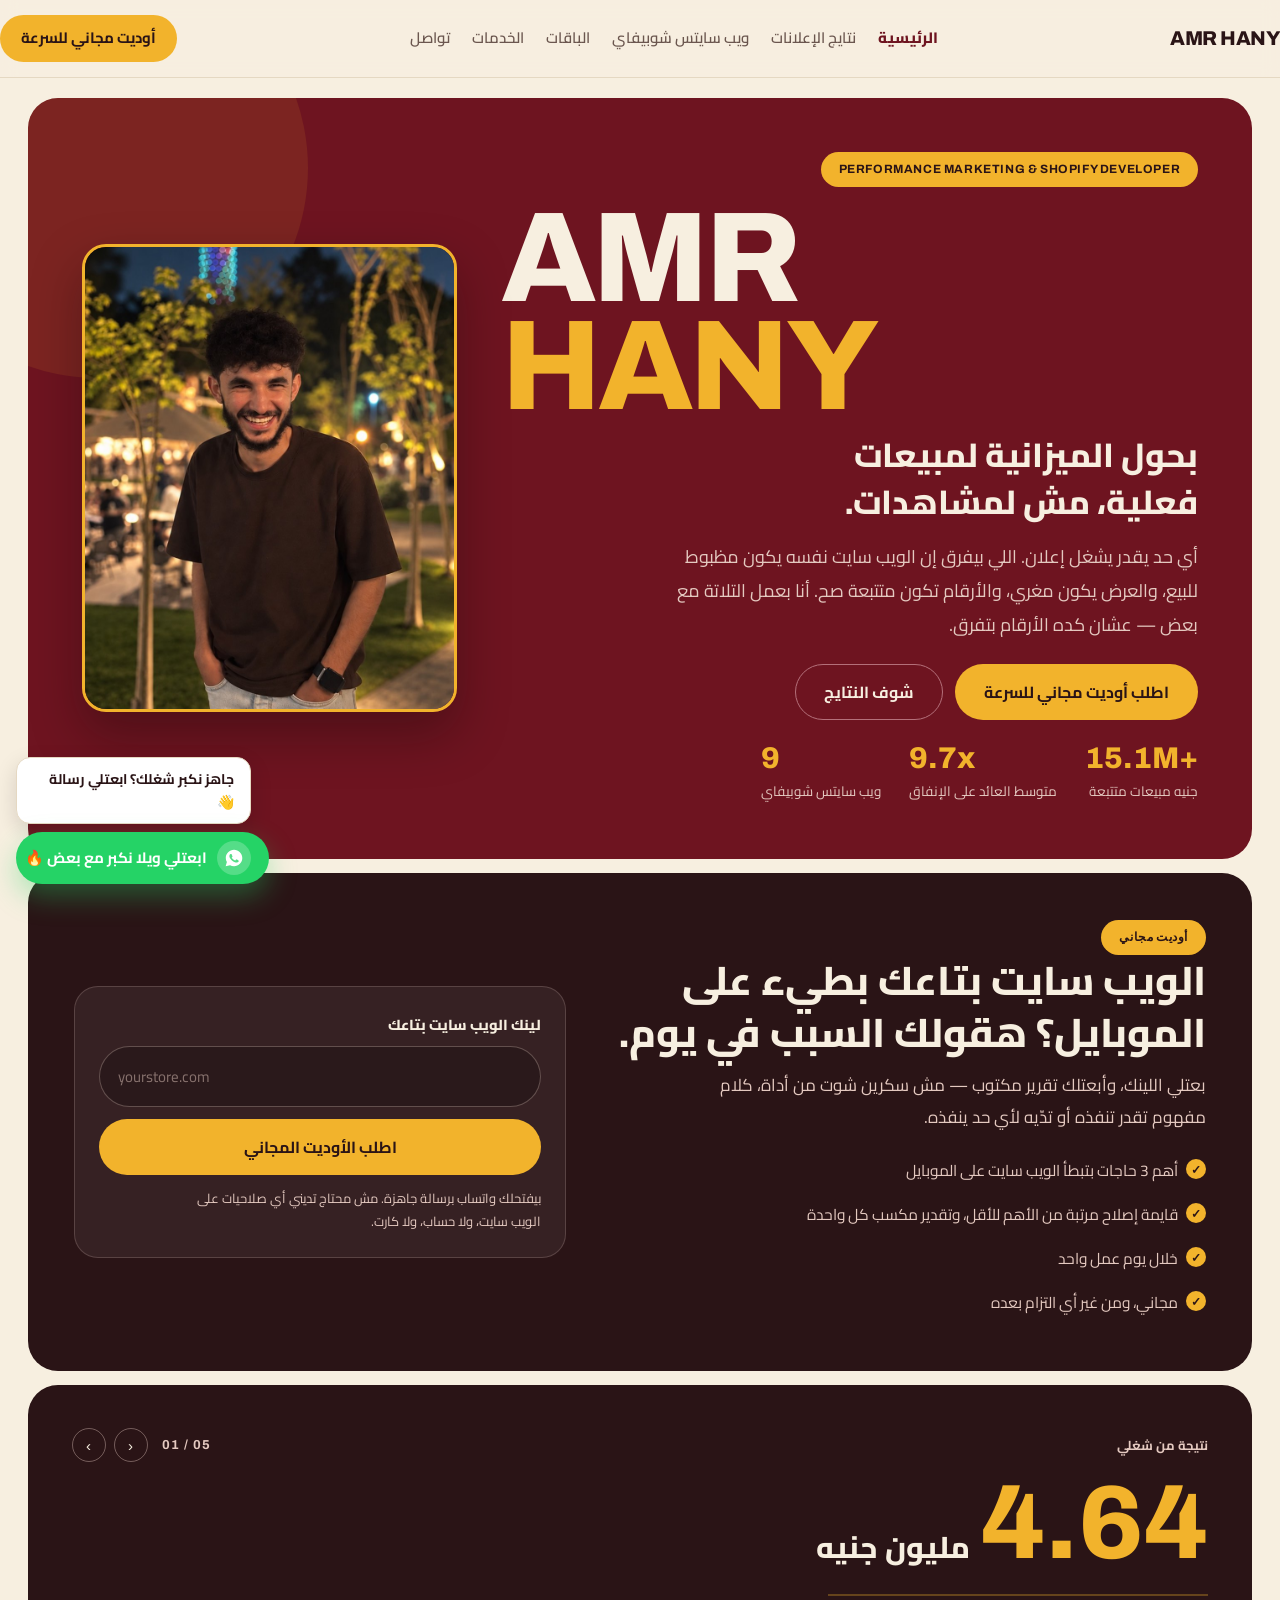
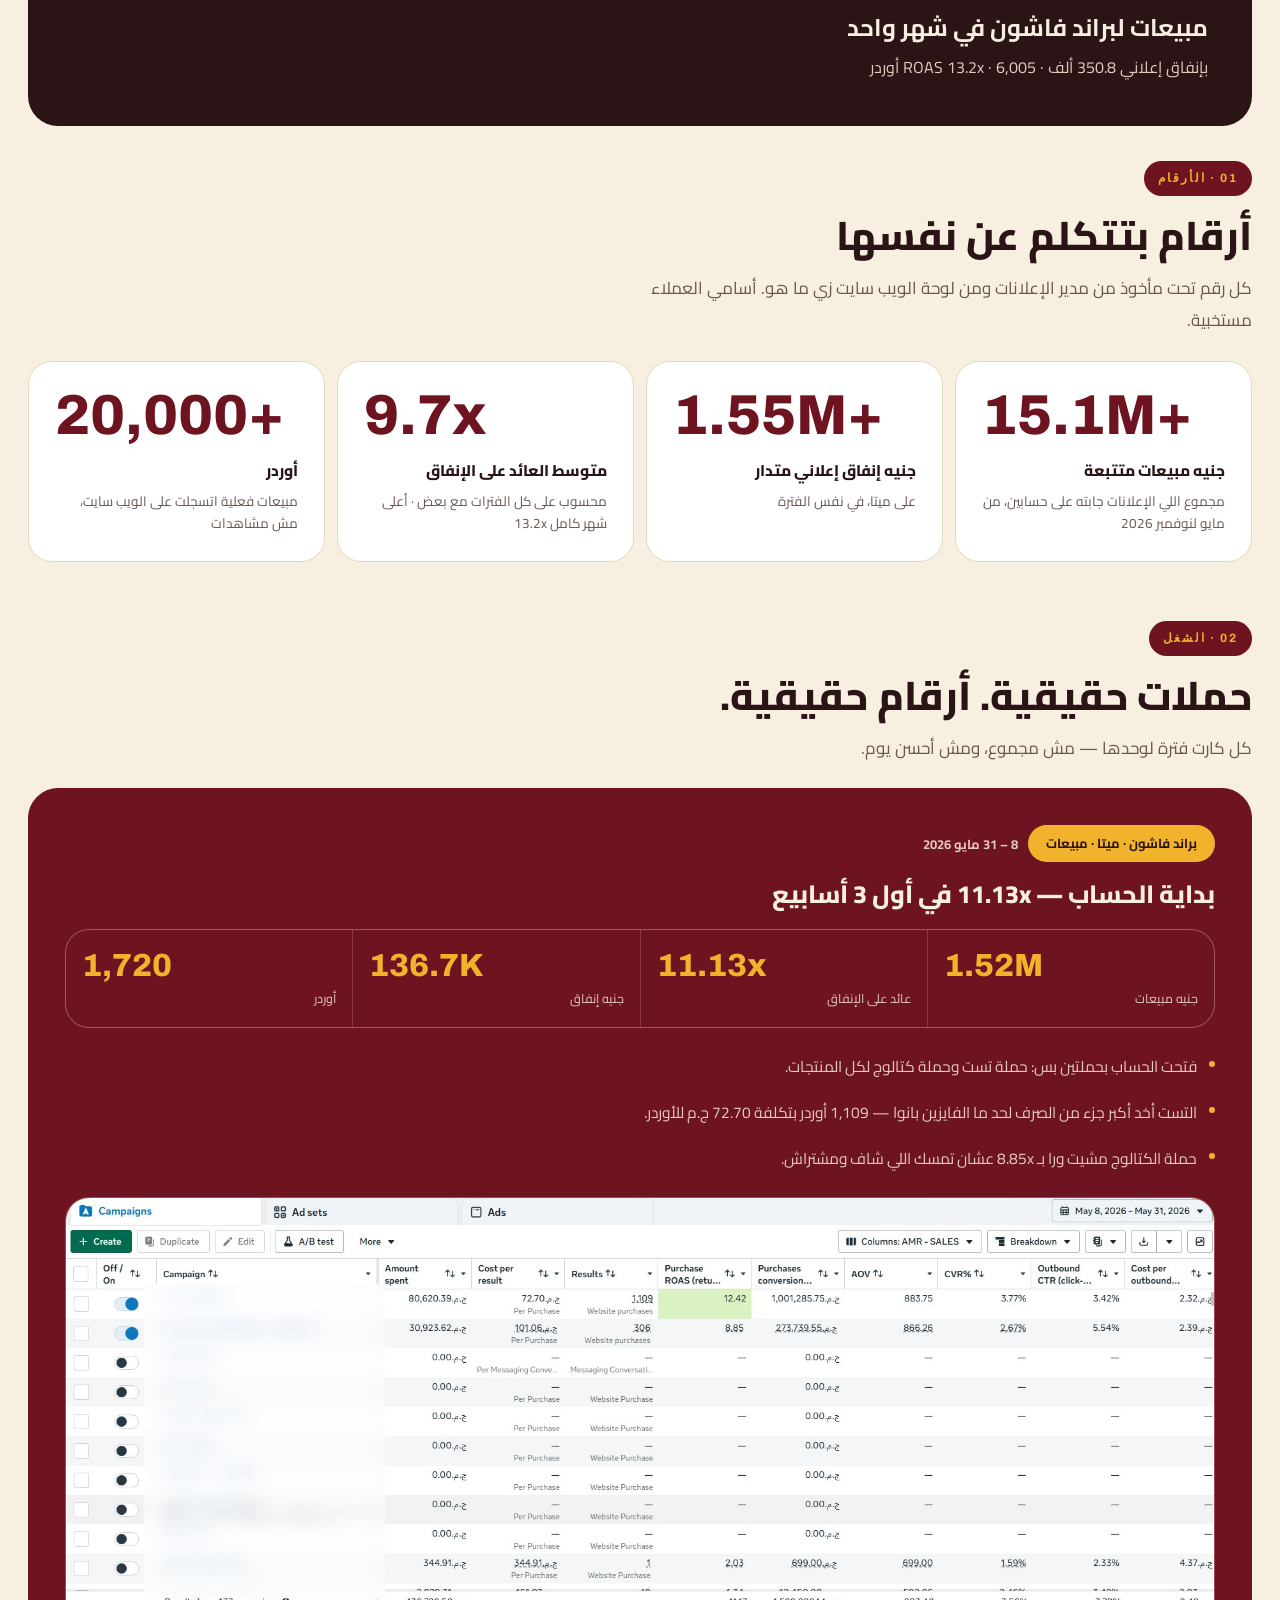
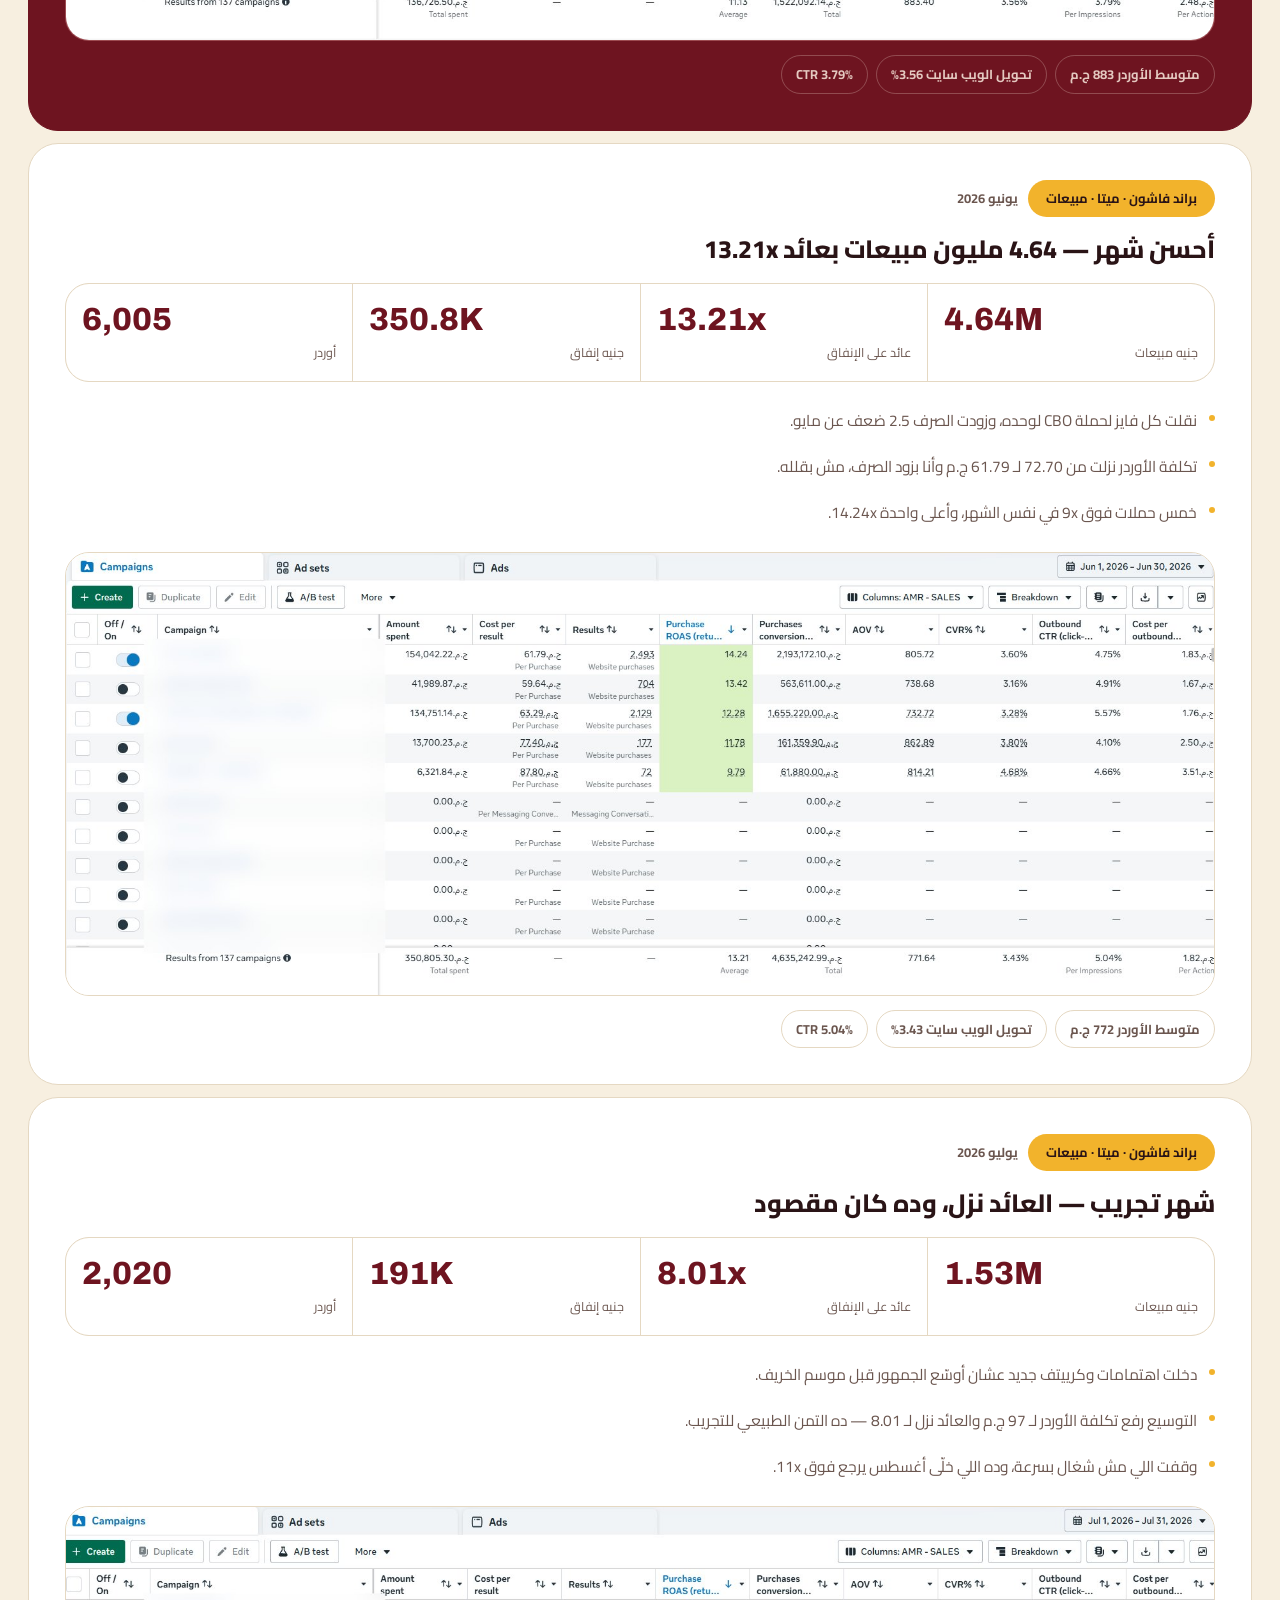
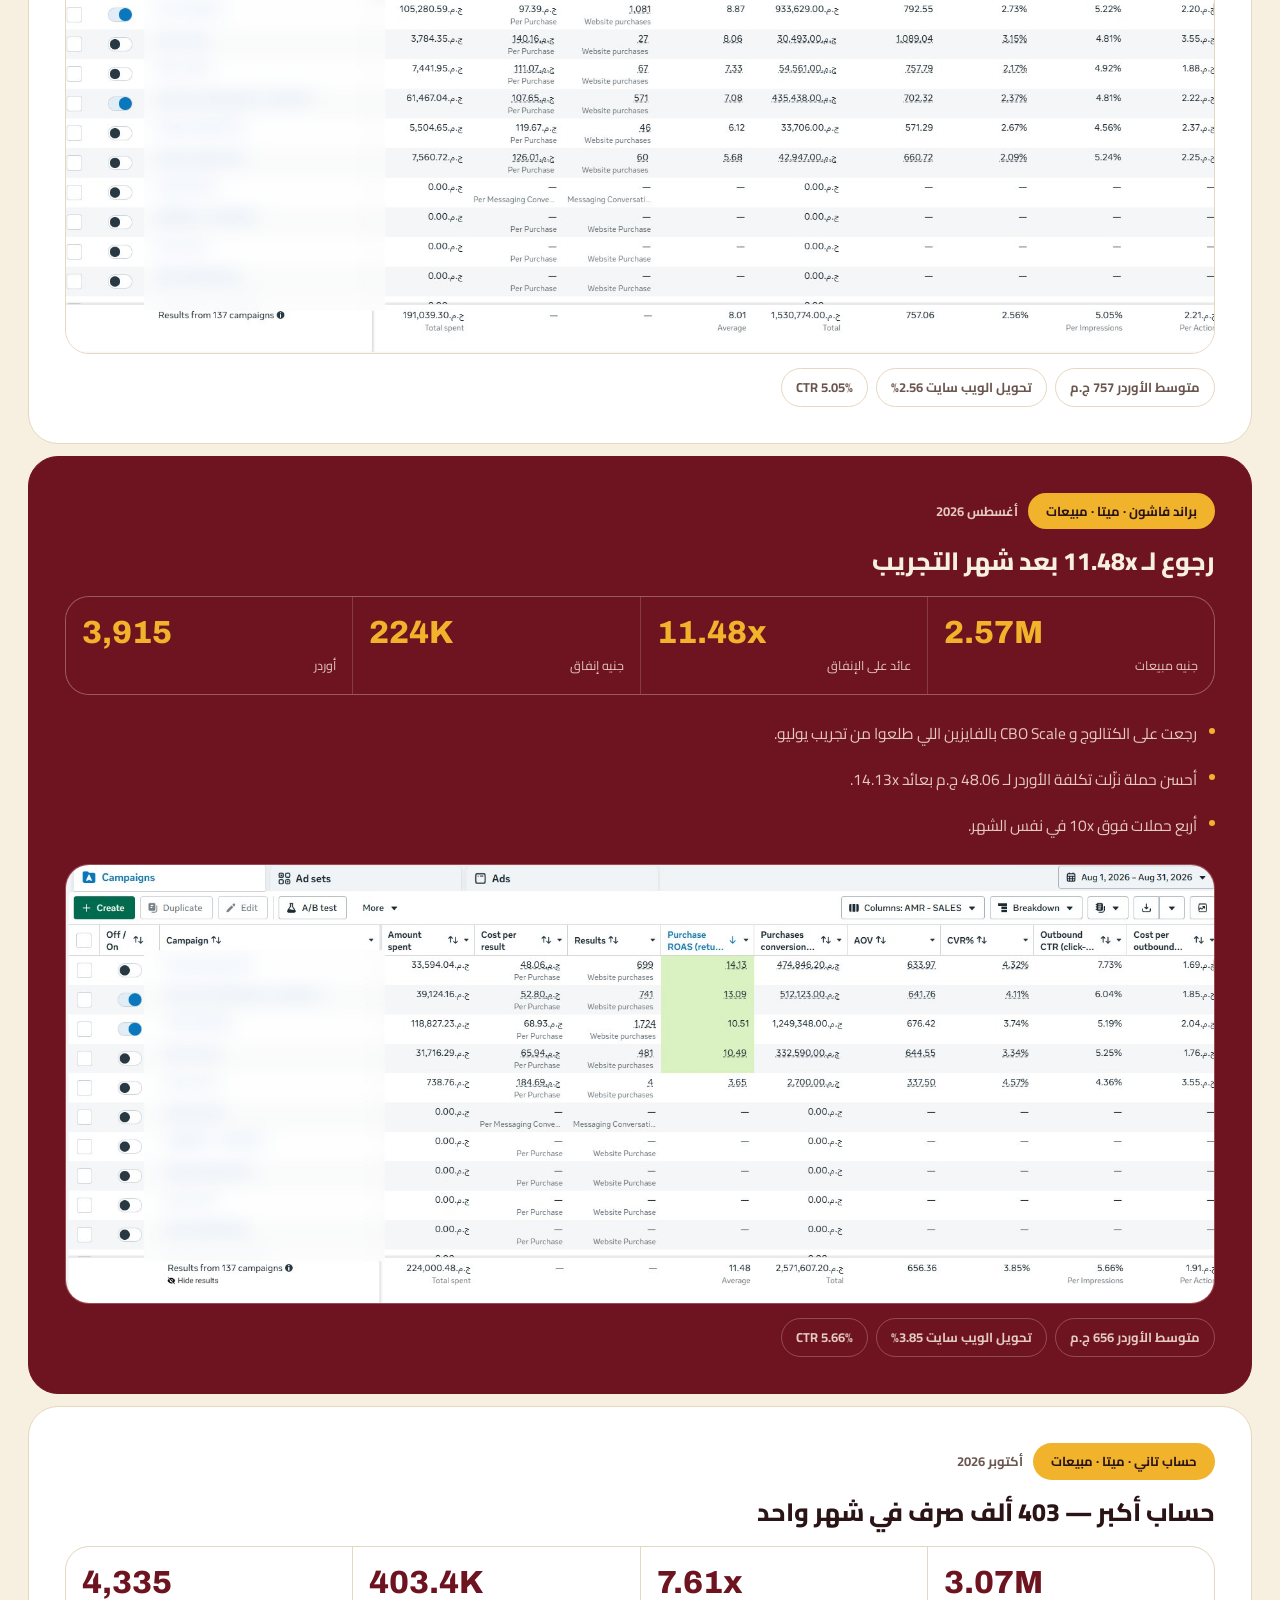
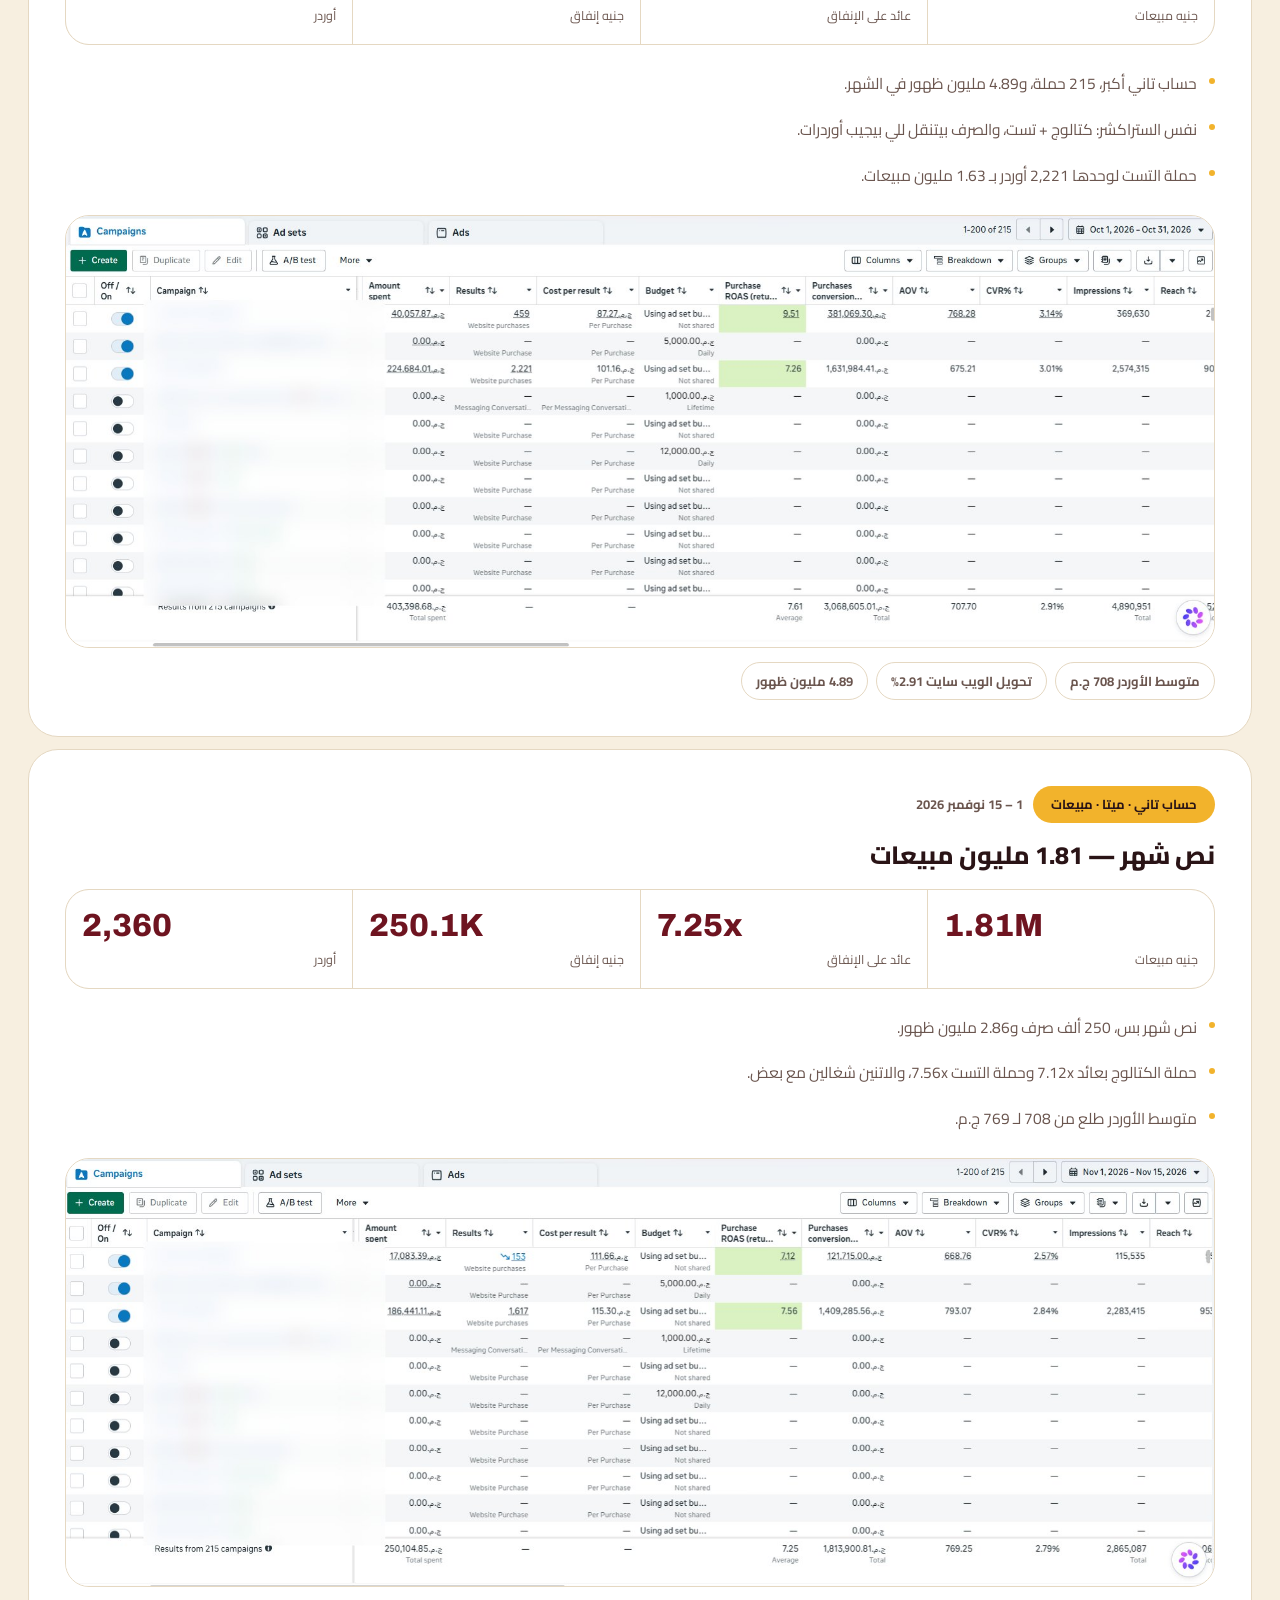
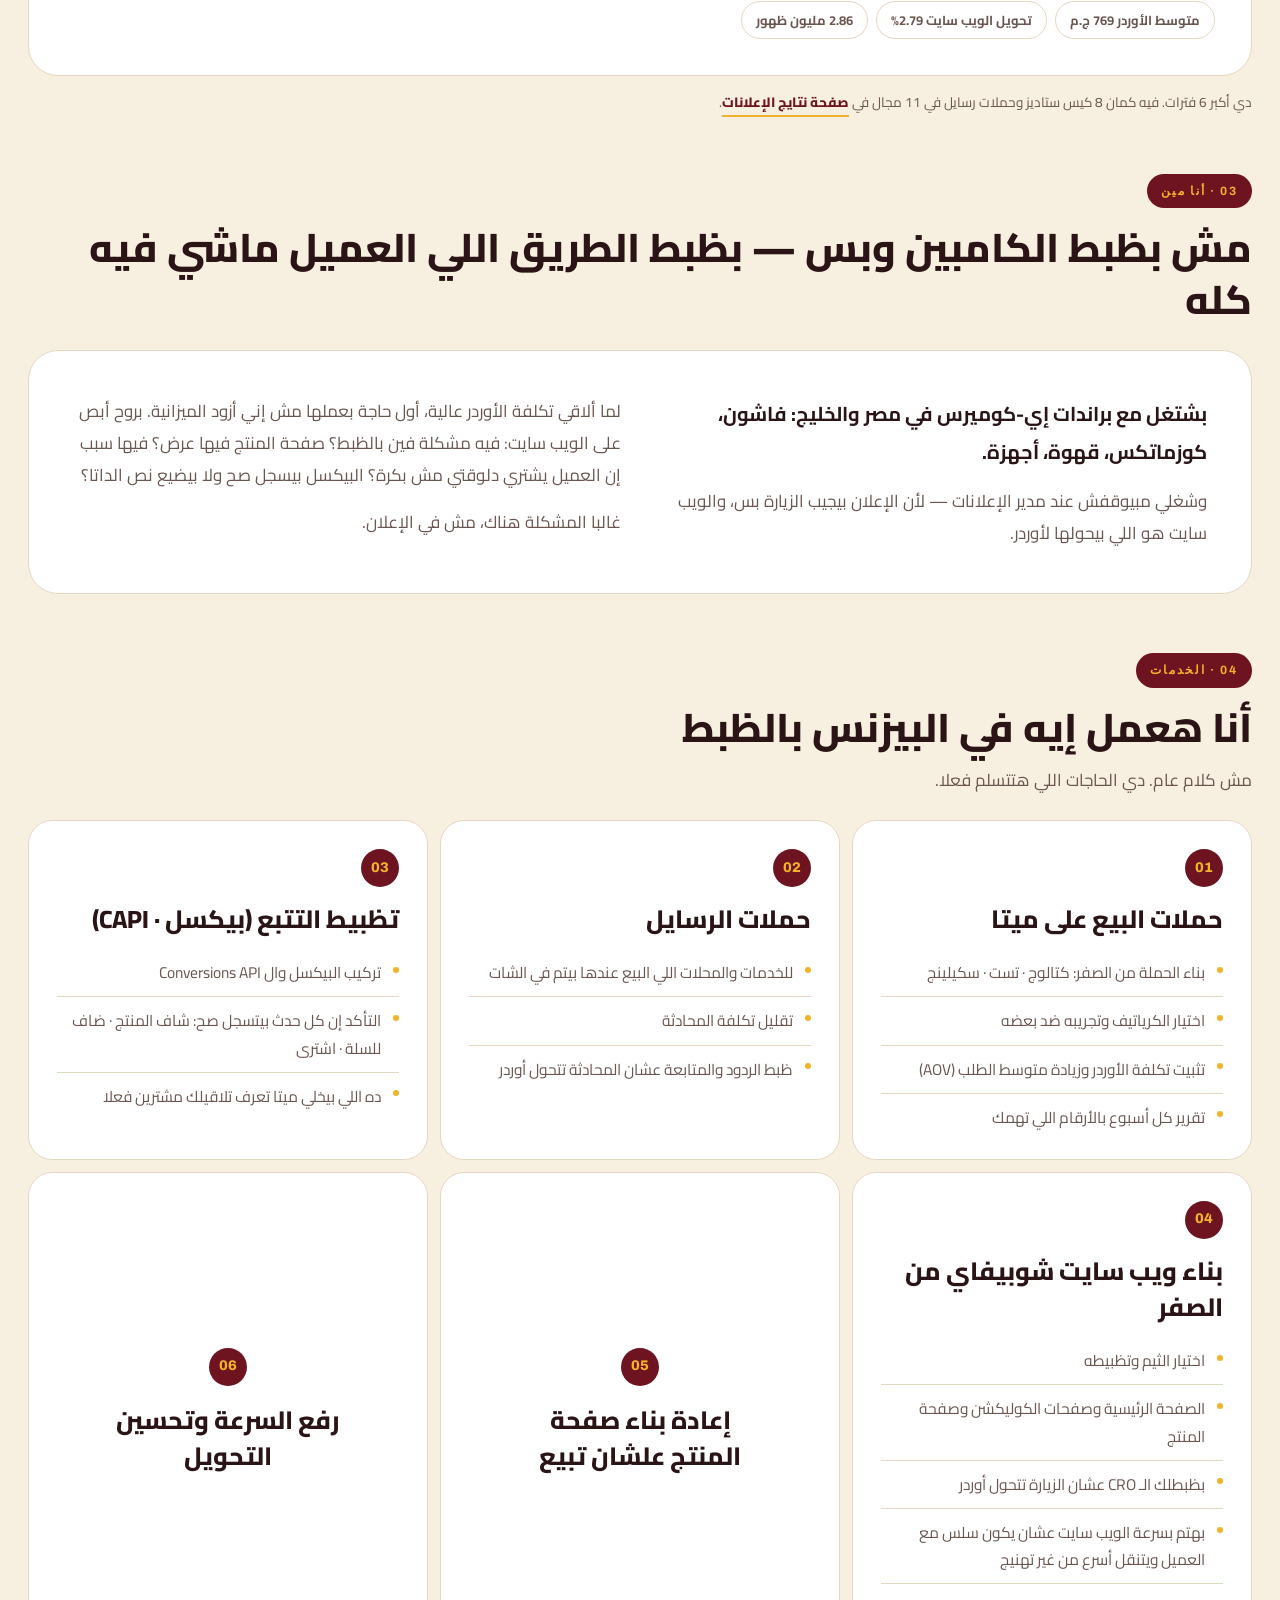
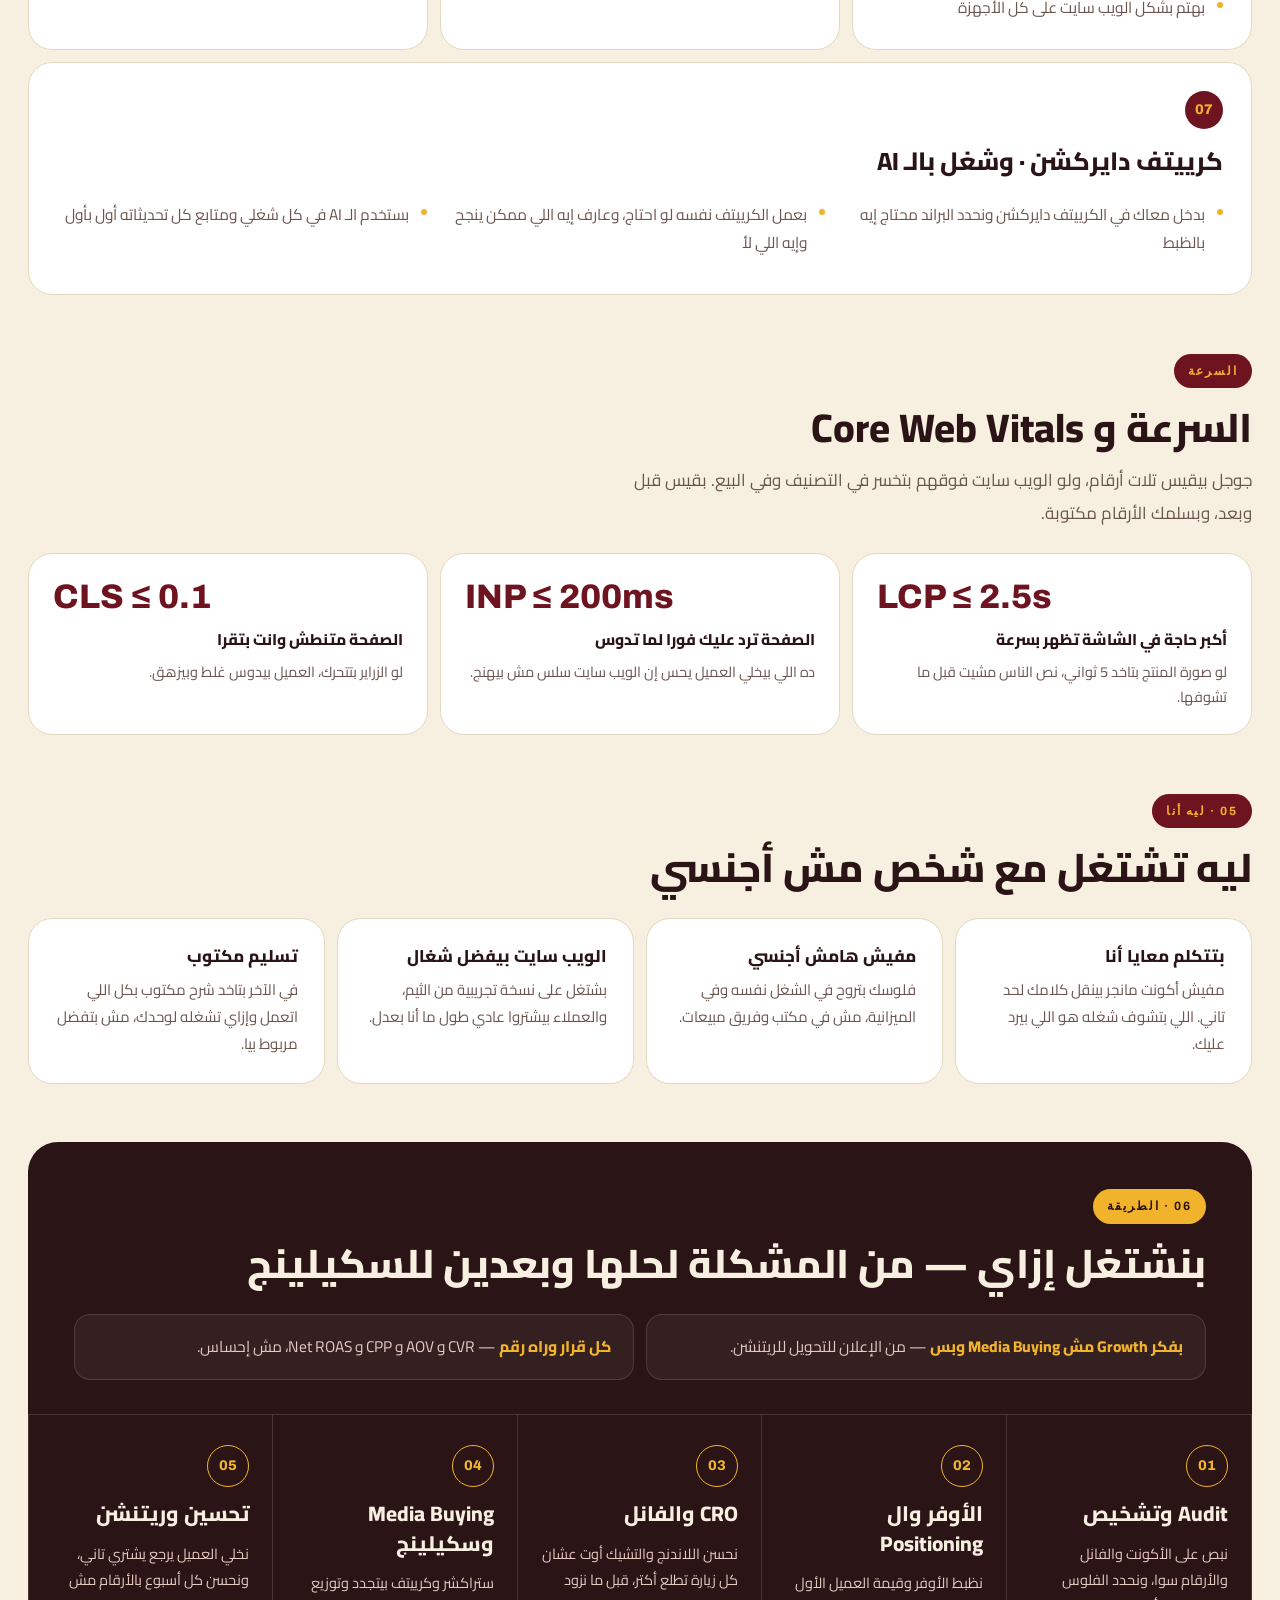
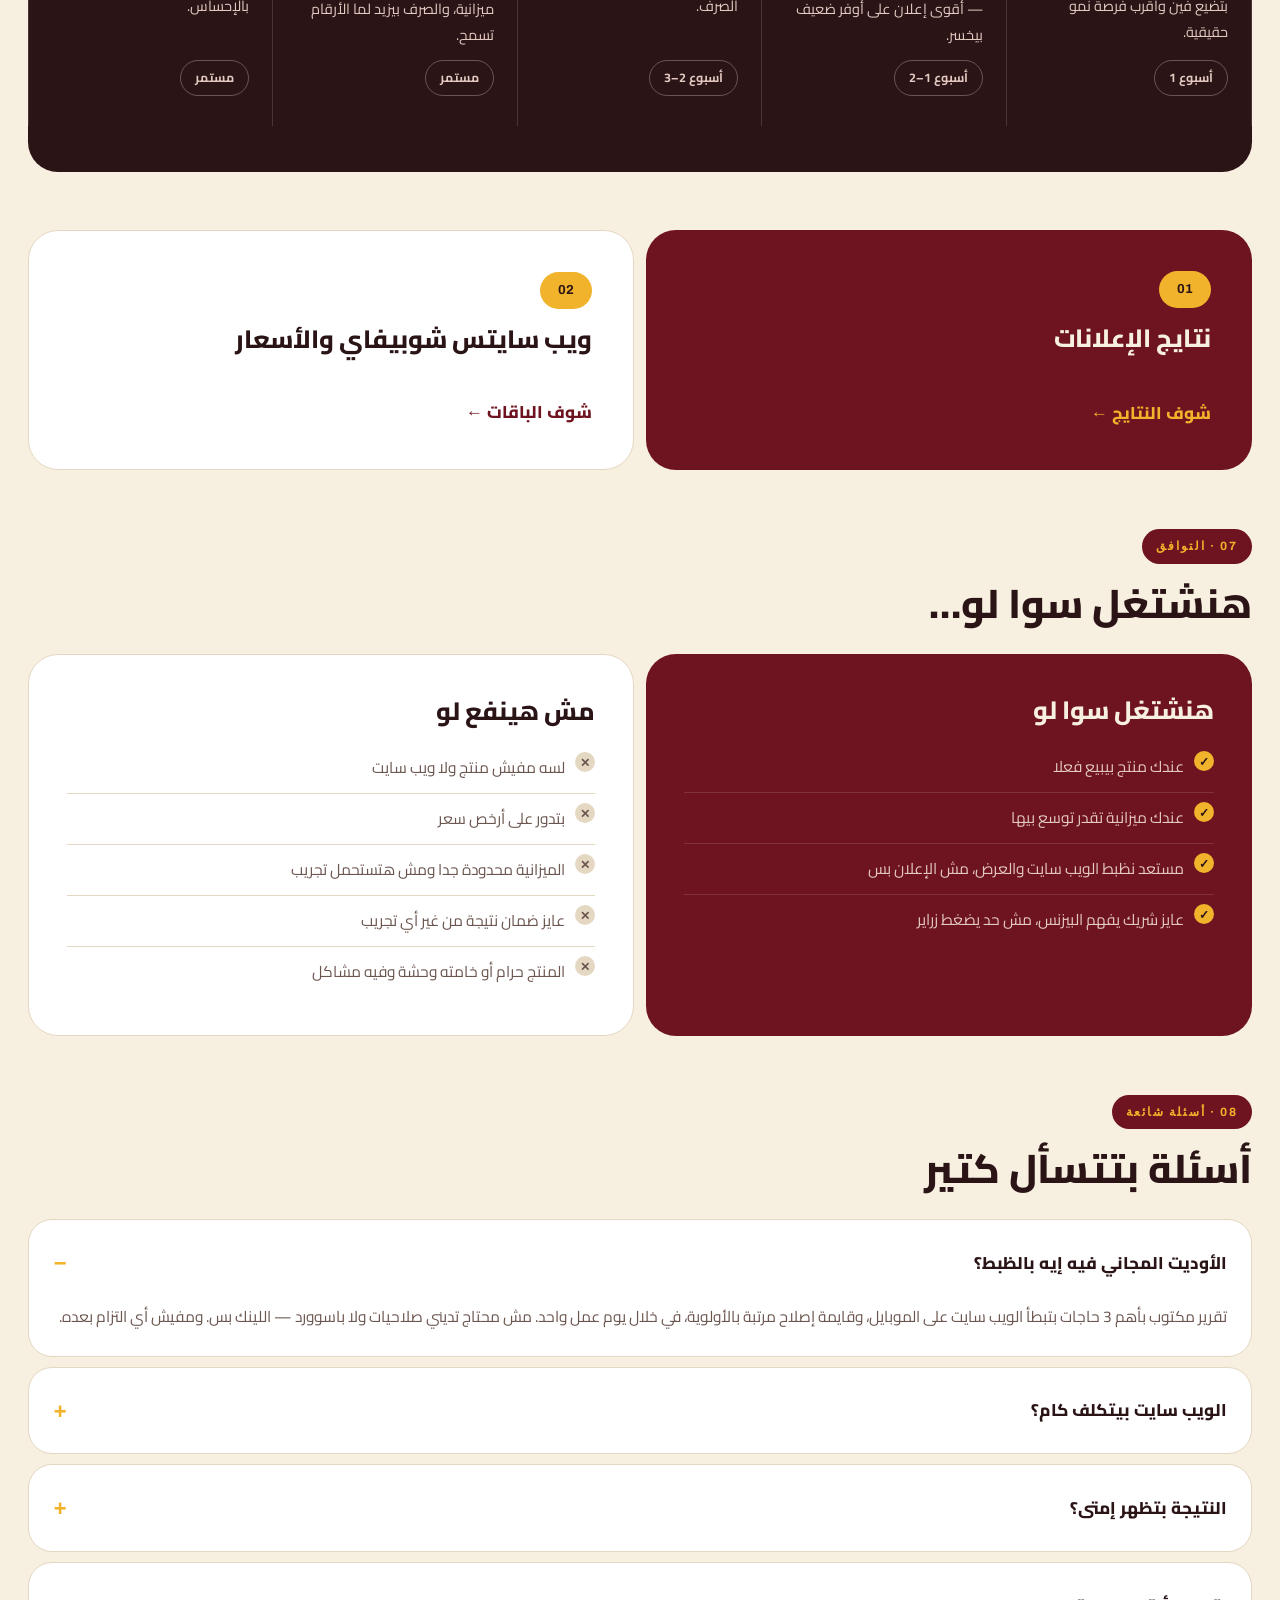
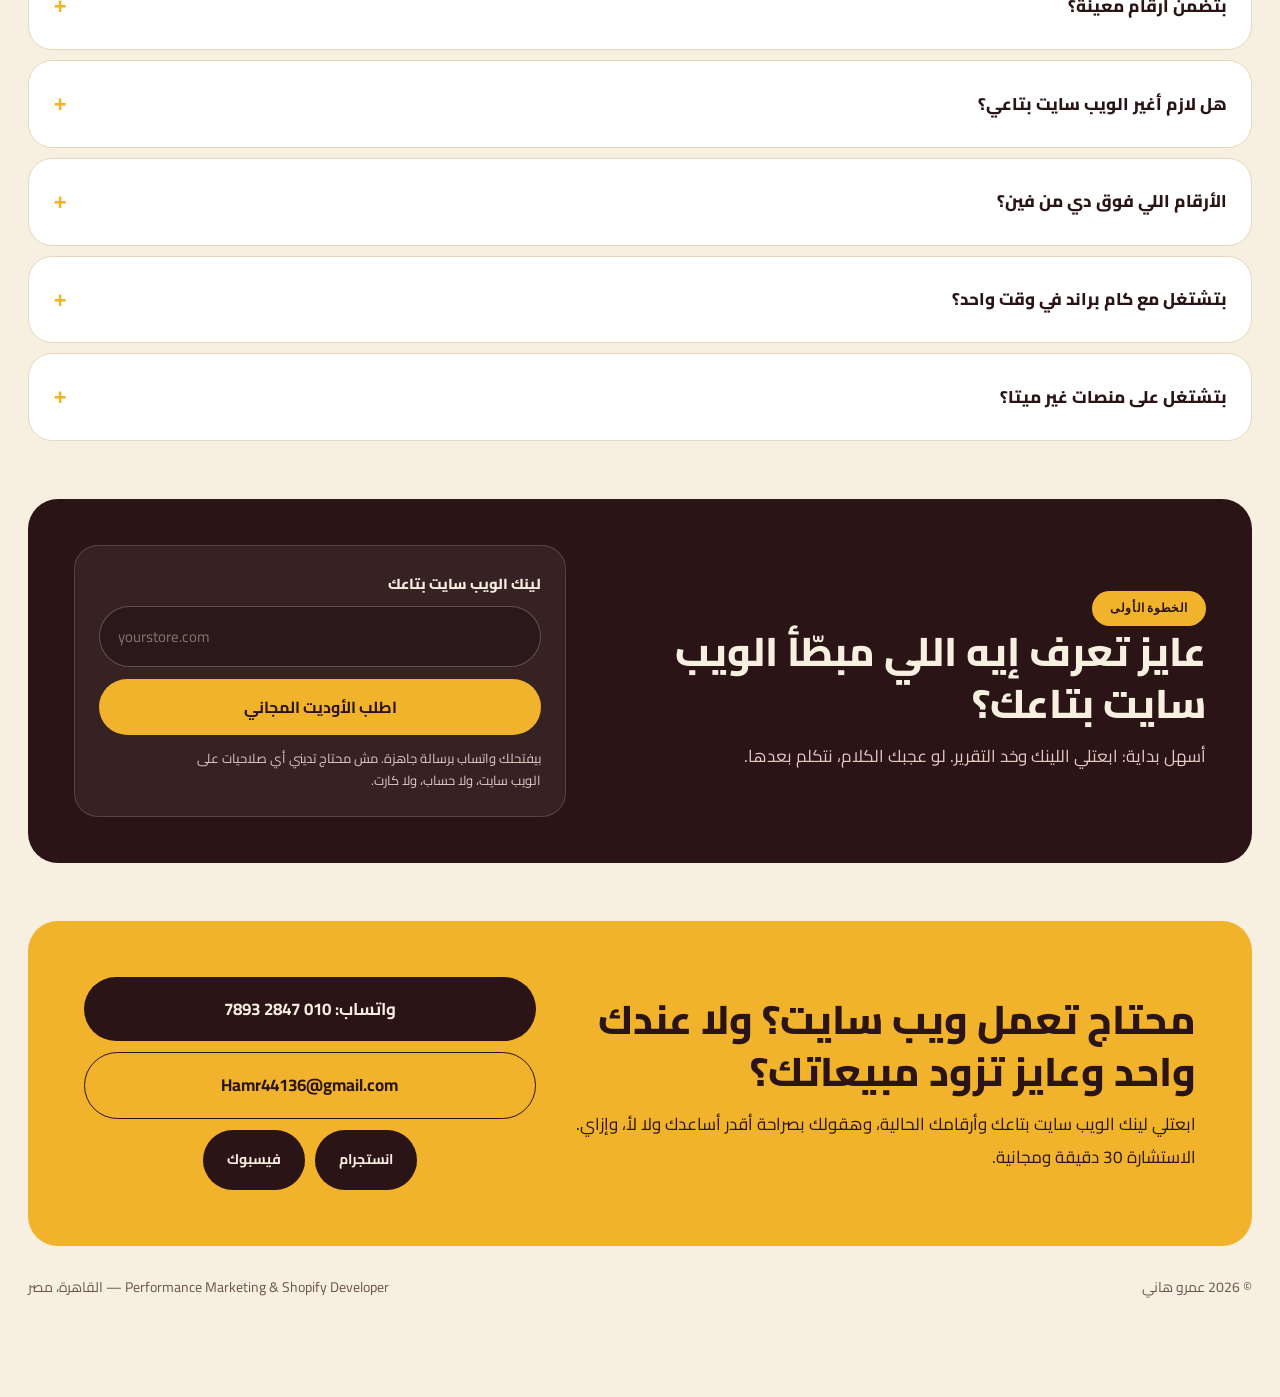
<file: index.html>
<!doctype html>
<html lang="ar" dir="rtl">
<head>
<meta charset="utf-8">
<meta name="viewport" content="width=device-width, initial-scale=1">
<title>عمرو هاني — Performance Marketing &amp; Shopify Developer</title>
<meta name="description" content="بحول الميزانية لمبيعات فعلية مش لمشاهدات. 15.1 مليون جنيه مبيعات متتبعة على ميتا، وبناء ويب سايتس شوبيفاي بتبيع.">
<meta property="og:title" content="عمرو هاني — Performance Marketing &amp; Shopify Developer">
<meta property="og:description" content="بحول الميزانية لمبيعات فعلية مش لمشاهدات. 15.1 مليون جنيه مبيعات متتبعة على ميتا، وبناء ويب سايتس شوبيفاي بتبيع.">
<meta property="og:type" content="website">
<link rel="preconnect" href="https://fonts.googleapis.com">
<link rel="preconnect" href="https://fonts.gstatic.com" crossorigin>
<link href="https://fonts.googleapis.com/css2?family=Cairo:wght@400;600;700;800&family=Archivo:wght@500;700;800&display=swap" rel="stylesheet">
<link rel="stylesheet" href="assets/site.css">
</head>
<body>

<header>
  <div class="wrap head">
    <a class="brandmark" href="index.html">Amr Hany</a>
    <nav>
      <ul>
        <li><a href="index.html" class="on">الرئيسية</a></li>
        <li><a href="media-buying.html">نتايج الإعلانات</a></li>
        <li><a href="stores.html">ويب سايتس شوبيفاي</a></li>
        <li><a href="stores.html#packages">الباقات</a></li>
        <li><a href="index.html#services">الخدمات</a></li>
        <li><a href="index.html#contact">تواصل</a></li>
      </ul>
    </nav>
    <a class="btn btn-gold" href="index.html#audit">أوديت مجاني للسرعة</a>
  </div>
</header>

<main>
<div class="wrap">

  <section class="hero">
    <div class="hero-txt">
      <span class="pill">PERFORMANCE MARKETING &amp; SHOPIFY DEVELOPER</span>
      <h1 class="name">AMR<br><span>HANY</span></h1>
      <p class="tagline">بحول الميزانية لمبيعات فعلية، مش لمشاهدات.</p>
      <p class="lede">أي حد يقدر يشغل إعلان. اللي بيفرق إن الويب سايت نفسه يكون مظبوط للبيع، والعرض يكون مغري، والأرقام تكون متتبعة صح. أنا بعمل التلاتة مع بعض — عشان كده الأرقام بتفرق.</p>
      <div class="cta">
        <a class="btn btn-gold" href="#audit">اطلب أوديت مجاني للسرعة</a>
        <a class="btn btn-out-light" href="media-buying.html">شوف النتايج</a>
      </div>
      <div class="hstats">
        <div><b>15.1M+</b><span>جنيه مبيعات متتبعة</span></div>
        <div><b>9.7x</b><span>متوسط العائد على الإنفاق</span></div>
        <div><b>9</b><span>ويب سايتس شوبيفاي</span></div>
      </div>
    </div>
    <div class="hero-photo"><img src="assets/img/photo.jpg" alt="عمرو هاني"></div>
  </section>

  <section class="audit" id="audit">
    <div>
      <span class="pill">أوديت مجاني</span>
      <h2>الويب سايت بتاعك بطيء على الموبايل؟ هقولك السبب في يوم.</h2>
      <p>بعتلي اللينك، وأبعتلك تقرير مكتوب — مش سكرين شوت من أداة، كلام مفهوم تقدر تنفذه أو تدّيه لأي حد ينفذه.</p>
      <ul>
        <li>أهم 3 حاجات بتبطأ الويب سايت على الموبايل</li>
        <li>قايمة إصلاح مرتبة من الأهم للأقل، وتقدير مكسب كل واحدة</li>
        <li>خلال يوم عمل واحد</li>
        <li>مجاني، ومن غير أي التزام بعده</li>
      </ul>
    </div>
      <div class="aform">
        <label for="au">لينك الويب سايت بتاعك</label>
        <input id="au" type="text" inputmode="url" placeholder="yourstore.com">
        <button class="btn btn-gold" type="button">اطلب الأوديت المجاني</button>
        <p class="fine">بيفتحلك واتساب برسالة جاهزة. مش محتاج تديني أي صلاحيات على الويب سايت، ولا حساب، ولا كارت.</p>
      </div>
  </section>

  <section class="big-stat" id="bigStat" style="padding-top:clamp(24px,3.4vw,44px)">
    <div class="top">
      <span>نتيجة من شغلي</span>
      <div style="display:flex;align-items:center;gap:14px">
        <span class="count">01 / 05</span>
        <span class="arrows"><button id="hiPrev" aria-label="السابق">‹</button><button id="hiNext" aria-label="التالي">›</button></span>
      </div>
    </div>
    <div class="body">
      <div><span class="fig">0</span><span class="unit">مليون جنيه</span></div>
      <div class="line"></div>
      <p class="what"></p>
      <p class="meta"></p>
    </div>
  </section>

  <section id="track" style="padding-top:34px">
    <div class="sec-head">
      <span class="eyebrow">01 · الأرقام</span>
      <h2>أرقام بتتكلم عن نفسها</h2>
      <p>كل رقم تحت مأخوذ من مدير الإعلانات ومن لوحة الويب سايت زي ما هو. أسامي العملاء مستخبية.</p>
    </div>

  <div class="trk">
    <div class="trk-item">
      <div class="fig">15.1M+</div>
      <div class="lbl">جنيه مبيعات متتبعة</div>
      <div class="cap">مجموع اللي الإعلانات جابته على حسابين، من مايو لنوفمبر 2026</div>
    </div>
    <div class="trk-item">
      <div class="fig">1.55M+</div>
      <div class="lbl">جنيه إنفاق إعلاني متدار</div>
      <div class="cap">على ميتا، في نفس الفترة</div>
    </div>
    <div class="trk-item">
      <div class="fig">9.7x</div>
      <div class="lbl">متوسط العائد على الإنفاق</div>
      <div class="cap">محسوب على كل الفترات مع بعض · أعلى شهر كامل 13.2x</div>
    </div>
    <div class="trk-item">
      <div class="fig">20,000+</div>
      <div class="lbl">أوردر</div>
      <div class="cap">مبيعات فعلية اتسجلت على الويب سايت، مش مشاهدات</div>
    </div>
  </div>

  </section>

  <section id="work">
    <div class="sec-head">
      <span class="eyebrow">02 · الشغل</span>
      <h2>حملات حقيقية. أرقام حقيقية.</h2>
      <p>كل كارت فترة لوحدها — مش مجموع، ومش أحسن يوم.</p>
    </div>
    <div class="periods">
      <article class="period dark">
        <div class="ph">
          <span class="pill tag">براند فاشون · ميتا · مبيعات</span>
          <span class="when">8 – 31 مايو 2026</span>
        </div>
        <h3>بداية الحساب — 11.13x في أول 3 أسابيع</h3>
        <div class="strip">
        <div><b>1.52M</b><span>جنيه مبيعات</span></div>
        <div><b>11.13x</b><span>عائد على الإنفاق</span></div>
        <div><b>136.7K</b><span>جنيه إنفاق</span></div>
        <div><b>1,720</b><span>أوردر</span></div>
        </div>
        <ul class="did">
        <li>فتحت الحساب بحملتين بس: حملة تست وحملة كتالوج لكل المنتجات.</li>
        <li>التست أخد أكبر جزء من الصرف لحد ما الفايزين بانوا — 1,109 أوردر بتكلفة 72.70 ج.م للأوردر.</li>
        <li>حملة الكتالوج مشيت ورا بـ 8.85x عشان تمسك اللي شاف ومشتراش.</li>
        </ul>
        <div class="pshot"><img src="assets/img/ads-2026-05.jpg" alt="مدير الإعلانات — 8 إلى 31 مايو 2026" loading="lazy" onerror="this.closest('.pshot').remove()"></div>
        <div class="srow"><span class="chip">متوسط الأوردر 883 ج.م</span><span class="chip">تحويل الويب سايت 3.56%</span><span class="chip">CTR 3.79%</span></div>
      </article>
      <article class="period">
        <div class="ph">
          <span class="pill tag">براند فاشون · ميتا · مبيعات</span>
          <span class="when">يونيو 2026</span>
        </div>
        <h3>أحسن شهر — 4.64 مليون مبيعات بعائد 13.21x</h3>
        <div class="strip">
        <div><b>4.64M</b><span>جنيه مبيعات</span></div>
        <div><b>13.21x</b><span>عائد على الإنفاق</span></div>
        <div><b>350.8K</b><span>جنيه إنفاق</span></div>
        <div><b>6,005</b><span>أوردر</span></div>
        </div>
        <ul class="did">
        <li>نقلت كل فايز لحملة CBO لوحده، وزودت الصرف 2.5 ضعف عن مايو.</li>
        <li>تكلفة الأوردر نزلت من 72.70 لـ 61.79 ج.م وأنا بزود الصرف، مش بقلله.</li>
        <li>خمس حملات فوق 9x في نفس الشهر، وأعلى واحدة 14.24x.</li>
        </ul>
        <div class="pshot"><img src="assets/img/ads-2026-06.jpg" alt="مدير الإعلانات — يونيو 2026" loading="lazy" onerror="this.closest('.pshot').remove()"></div>
        <div class="srow"><span class="chip">متوسط الأوردر 772 ج.م</span><span class="chip">تحويل الويب سايت 3.43%</span><span class="chip">CTR 5.04%</span></div>
      </article>
      <article class="period">
        <div class="ph">
          <span class="pill tag">براند فاشون · ميتا · مبيعات</span>
          <span class="when">يوليو 2026</span>
        </div>
        <h3>شهر تجريب — العائد نزل، وده كان مقصود</h3>
        <div class="strip">
        <div><b>1.53M</b><span>جنيه مبيعات</span></div>
        <div><b>8.01x</b><span>عائد على الإنفاق</span></div>
        <div><b>191K</b><span>جنيه إنفاق</span></div>
        <div><b>2,020</b><span>أوردر</span></div>
        </div>
        <ul class="did">
        <li>دخلت اهتمامات وكرييتف جديد عشان أوسّع الجمهور قبل موسم الخريف.</li>
        <li>التوسيع رفع تكلفة الأوردر لـ 97 ج.م والعائد نزل لـ 8.01 — ده التمن الطبيعي للتجريب.</li>
        <li>وقفت اللي مش شغال بسرعة، وده اللي خلّى أغسطس يرجع فوق 11x.</li>
        </ul>
        <div class="pshot"><img src="assets/img/ads-2026-07.jpg" alt="مدير الإعلانات — يوليو 2026" loading="lazy" onerror="this.closest('.pshot').remove()"></div>
        <div class="srow"><span class="chip">متوسط الأوردر 757 ج.م</span><span class="chip">تحويل الويب سايت 2.56%</span><span class="chip">CTR 5.05%</span></div>
      </article>
      <article class="period dark">
        <div class="ph">
          <span class="pill tag">براند فاشون · ميتا · مبيعات</span>
          <span class="when">أغسطس 2026</span>
        </div>
        <h3>رجوع لـ 11.48x بعد شهر التجريب</h3>
        <div class="strip">
        <div><b>2.57M</b><span>جنيه مبيعات</span></div>
        <div><b>11.48x</b><span>عائد على الإنفاق</span></div>
        <div><b>224K</b><span>جنيه إنفاق</span></div>
        <div><b>3,915</b><span>أوردر</span></div>
        </div>
        <ul class="did">
        <li>رجعت على الكتالوج و CBO Scale بالفايزين اللي طلعوا من تجريب يوليو.</li>
        <li>أحسن حملة نزّلت تكلفة الأوردر لـ 48.06 ج.م بعائد 14.13x.</li>
        <li>أربع حملات فوق 10x في نفس الشهر.</li>
        </ul>
        <div class="pshot"><img src="assets/img/ads-2026-08.jpg" alt="مدير الإعلانات — أغسطس 2026" loading="lazy" onerror="this.closest('.pshot').remove()"></div>
        <div class="srow"><span class="chip">متوسط الأوردر 656 ج.م</span><span class="chip">تحويل الويب سايت 3.85%</span><span class="chip">CTR 5.66%</span></div>
      </article>
      <article class="period">
        <div class="ph">
          <span class="pill tag">حساب تاني · ميتا · مبيعات</span>
          <span class="when">أكتوبر 2026</span>
        </div>
        <h3>حساب أكبر — 403 ألف صرف في شهر واحد</h3>
        <div class="strip">
        <div><b>3.07M</b><span>جنيه مبيعات</span></div>
        <div><b>7.61x</b><span>عائد على الإنفاق</span></div>
        <div><b>403.4K</b><span>جنيه إنفاق</span></div>
        <div><b>4,335</b><span>أوردر</span></div>
        </div>
        <ul class="did">
        <li>حساب تاني أكبر، 215 حملة، و4.89 مليون ظهور في الشهر.</li>
        <li>نفس الستراكشر: كتالوج + تست، والصرف بيتنقل للي بيجيب أوردرات.</li>
        <li>حملة التست لوحدها 2,221 أوردر بـ 1.63 مليون مبيعات.</li>
        </ul>
        <div class="pshot"><img src="assets/img/ads-2026-10.jpg" alt="مدير الإعلانات — أكتوبر 2026" loading="lazy" onerror="this.closest('.pshot').remove()"></div>
        <div class="srow"><span class="chip">متوسط الأوردر 708 ج.م</span><span class="chip">تحويل الويب سايت 2.91%</span><span class="chip">4.89 مليون ظهور</span></div>
      </article>
      <article class="period">
        <div class="ph">
          <span class="pill tag">حساب تاني · ميتا · مبيعات</span>
          <span class="when">1 – 15 نوفمبر 2026</span>
        </div>
        <h3>نص شهر — 1.81 مليون مبيعات</h3>
        <div class="strip">
        <div><b>1.81M</b><span>جنيه مبيعات</span></div>
        <div><b>7.25x</b><span>عائد على الإنفاق</span></div>
        <div><b>250.1K</b><span>جنيه إنفاق</span></div>
        <div><b>2,360</b><span>أوردر</span></div>
        </div>
        <ul class="did">
        <li>نص شهر بس، 250 ألف صرف و2.86 مليون ظهور.</li>
        <li>حملة الكتالوج بعائد 7.12x وحملة التست 7.56x، والاتنين شغالين مع بعض.</li>
        <li>متوسط الأوردر طلع من 708 لـ 769 ج.م.</li>
        </ul>
        <div class="pshot"><img src="assets/img/ads-2026-11.jpg" alt="مدير الإعلانات — 1 إلى 15 نوفمبر 2026" loading="lazy" onerror="this.closest('.pshot').remove()"></div>
        <div class="srow"><span class="chip">متوسط الأوردر 769 ج.م</span><span class="chip">تحويل الويب سايت 2.79%</span><span class="chip">2.86 مليون ظهور</span></div>
      </article>
    </div>
    <p class="note">دي أكبر 6 فترات. فيه كمان 8 كيس ستاديز وحملات رسايل في 11 مجال في <a href="media-buying.html" style="color:var(--wine);font-weight:800;border-bottom:2px solid var(--mustard)">صفحة نتايج الإعلانات</a>.</p>
  </section>

  <section id="about">
    <div class="sec-head">
      <span class="eyebrow">03 · أنا مين</span>
      <h2>مش بظبط الكامبين وبس — بظبط الطريق اللي العميل ماشي فيه كله</h2>
    </div>
    <div class="about">
      <div>
        <p class="lead">بشتغل مع براندات إي-كوميرس في مصر والخليج: فاشون، كوزماتكس، قهوة، أجهزة.</p>
        <p>وشغلي مبيوقفش عند مدير الإعلانات — لأن الإعلان بيجيب الزيارة بس، والويب سايت هو اللي بيحولها لأوردر.</p>
      </div>
      <div>
        <p>لما ألاقي تكلفة الأوردر عالية، أول حاجة بعملها مش إني أزود الميزانية. بروح أبص على الويب سايت: فيه مشكلة فين بالظبط؟ صفحة المنتج فيها عرض؟ فيها سبب إن العميل يشتري دلوقتي مش بكرة؟ البيكسل بيسجل صح ولا بيضيع نص الداتا؟</p>
        <p>غالبا المشكلة هناك، مش في الإعلان.</p>
      </div>
    </div>
  </section>

  <section id="services">
    <div class="sec-head">
      <span class="eyebrow">04 · الخدمات</span>
      <h2>أنا هعمل إيه في البيزنس بالظبط</h2>
      <p>مش كلام عام. دي الحاجات اللي هتتسلم فعلا.</p>
    </div>
    <div class="svc">
      <div class="svc-card">
        <div class="no">01</div>
        <h3>حملات البيع على ميتا</h3>
        <ul>
          <li>بناء الحملة من الصفر: كتالوج · تست · سكيلينج</li>
          <li>اختيار الكرياتيف وتجريبه ضد بعضه</li>
          <li>تثبيت تكلفة الأوردر وزيادة متوسط الطلب (AOV)</li>
          <li>تقرير كل أسبوع بالأرقام اللي تهمك</li>
        </ul>
      </div>
      <div class="svc-card">
        <div class="no">02</div>
        <h3>حملات الرسايل</h3>
        <ul>
          <li>للخدمات والمحلات اللي البيع عندها بيتم في الشات</li>
          <li>تقليل تكلفة المحادثة</li>
          <li>ظبط الردود والمتابعة عشان المحادثة تتحول أوردر</li>
        </ul>
      </div>
      <div class="svc-card">
        <div class="no">03</div>
        <h3>تظبيط التتبع (بيكسل · CAPI)</h3>
        <ul>
          <li>تركيب البيكسل وال Conversions API</li>
          <li>التأكد إن كل حدث بيتسجل صح: شاف المنتج · ضاف للسلة · اشترى</li>
          <li>ده اللي بيخلي ميتا تعرف تلاقيلك مشترين فعلا</li>
        </ul>
      </div>
      <div class="svc-card">
        <div class="no">04</div>
        <h3>بناء ويب سايت شوبيفاي من الصفر</h3>
        <ul>
          <li>اختيار الثيم وتظبيطه</li>
          <li>الصفحة الرئيسية وصفحات الكوليكشن وصفحة المنتج</li>
          <li>بظبطلك الـ CRO عشان الزيارة تتحول أوردر</li>
          <li>بهتم بسرعة الويب سايت عشان يكون سلس مع العميل ويتنقل أسرع من غير تهنيج</li>
          <li>بهتم بشكل الويب سايت على كل الأجهزة</li>
        </ul>
      </div>
      <div class="svc-card mid">
        <div class="no">05</div>
        <h3>إعادة بناء صفحة المنتج علشان تبيع</h3>
      </div>
      <div class="svc-card mid">
        <div class="no">06</div>
        <h3>رفع السرعة وتحسين التحويل</h3>
      </div>
      <div class="svc-card wide">
        <div class="no">07</div>
        <h3>كرييتف دايركشن · وشغل بالـ AI</h3>
        <ul>
          <li>بدخل معاك في الكرييتف دايركشن ونحدد البراند محتاج إيه بالظبط</li>
          <li>بعمل الكرييتف نفسه لو احتاج، وعارف إيه اللي ممكن ينجح وإيه اللي لأ</li>
          <li>بستخدم الـ AI في كل شغلي ومتابع كل تحديثاته أول بأول</li>
        </ul>
      </div>
    </div>
  </section>

  <section id="speed">
    <div class="sec-head">
      <span class="eyebrow">السرعة</span>
      <h2>السرعة و Core Web Vitals</h2>
      <p>جوجل بيقيس تلات أرقام، ولو الويب سايت فوقهم بتخسر في التصنيف وفي البيع. بقيس قبل وبعد، وبسلمك الأرقام مكتوبة.</p>
    </div>
    <div class="cwv">
      <div>
        <b>LCP ≤ 2.5s</b>
        <i>أكبر حاجة في الشاشة تظهر بسرعة</i>
        <span>لو صورة المنتج بتاخد 5 ثواني، نص الناس مشيت قبل ما تشوفها.</span>
      </div>
      <div>
        <b>INP ≤ 200ms</b>
        <i>الصفحة ترد عليك فورا لما تدوس</i>
        <span>ده اللي بيخلي العميل يحس إن الويب سايت سلس مش بيهنج.</span>
      </div>
      <div>
        <b>CLS ≤ 0.1</b>
        <i>الصفحة متنطش وانت بتقرا</i>
        <span>لو الزراير بتتحرك، العميل بيدوس غلط وبيزهق.</span>
      </div>
    </div>
  </section>

  <section id="why">
    <div class="sec-head">
      <span class="eyebrow">05 · ليه أنا</span>
      <h2>ليه تشتغل مع شخص مش أجنسي</h2>
    </div>
    <div class="why">
      <div>
        <h4>بتتكلم معايا أنا</h4>
        <p>مفيش أكونت مانجر بينقل كلامك لحد تاني. اللي بتشوف شغله هو اللي بيرد عليك.</p>
      </div>
      <div>
        <h4>مفيش هامش أجنسي</h4>
        <p>فلوسك بتروح في الشغل نفسه وفي الميزانية، مش في مكتب وفريق مبيعات.</p>
      </div>
      <div>
        <h4>الويب سايت بيفضل شغال</h4>
        <p>بشتغل على نسخة تجريبية من الثيم، والعملاء بيشتروا عادي طول ما أنا بعدل.</p>
      </div>
      <div>
        <h4>تسليم مكتوب</h4>
        <p>في الآخر بتاخد شرح مكتوب بكل اللي اتعمل وإزاي تشغله لوحدك، مش بتفضل مربوط بيا.</p>
      </div>
    </div>
  </section>

  <section id="how">
    <div class="how">
      <div class="inner">
        <div class="sec-head">
          <span class="eyebrow">06 · الطريقة</span>
          <h2>بنشتغل إزاي — من المشكلة لحلها وبعدين للسكيلينج</h2>
        </div>
        <div class="principles">
          <div class="principle"><b>بفكر Growth مش Media Buying وبس</b> — من الإعلان للتحويل للريتنشن.</div>
          <div class="principle"><b>كل قرار وراه رقم</b> — CVR و AOV و CPP و Net ROAS، مش إحساس.</div>
        </div>
      </div>
      <div class="steps">
        <div class="step">
          <div class="no">01</div>
          <h4>Audit وتشخيص</h4>
          <p>نبص على الأكونت والفانل والأرقام سوا، ونحدد الفلوس بتضيع فين وأقرب فرصة نمو حقيقية.</p>
          <span class="when">أسبوع 1</span>
        </div>
        <div class="step">
          <div class="no">02</div>
          <h4>الأوفر وال Positioning</h4>
          <p>نظبط الأوفر وقيمة العميل الأول — أقوى إعلان على أوفر ضعيف بيخسر.</p>
          <span class="when">أسبوع 1–2</span>
        </div>
        <div class="step">
          <div class="no">03</div>
          <h4>CRO والفانل</h4>
          <p>نحسن اللاندنج والتشيك أوت عشان كل زيارة تطلع أكتر، قبل ما نزود الصرف.</p>
          <span class="when">أسبوع 2–3</span>
        </div>
        <div class="step">
          <div class="no">04</div>
          <h4>Media Buying وسكيلينج</h4>
          <p>ستراكشر وكرييتف بيتجدد وتوزيع ميزانية، والصرف بيزيد لما الأرقام تسمح.</p>
          <span class="when">مستمر</span>
        </div>
        <div class="step">
          <div class="no">05</div>
          <h4>تحسين وريتنشن</h4>
          <p>نخلي العميل يرجع يشتري تاني، ونحسن كل أسبوع بالأرقام مش بالإحساس.</p>
          <span class="when">مستمر</span>
        </div>
      </div>
    </div>
  </section>

  <section>
    <div class="big-links">
      <a class="big" href="media-buying.html">
        <span class="pill">01</span>
        <h3>نتايج الإعلانات</h3>
        <span class="go">شوف النتايج ←</span>
      </a>
      <a class="big alt" href="stores.html#packages">
        <span class="pill">02</span>
        <h3>ويب سايتس شوبيفاي والأسعار</h3>
        <span class="go">شوف الباقات ←</span>
      </a>
    </div>
  </section>

  <section id="fit">
    <div class="sec-head">
      <span class="eyebrow">07 · التوافق</span>
      <h2>هنشتغل سوا لو…</h2>
    </div>
    <div class="fit">
      <div class="fit-card yes">
        <h3>هنشتغل سوا لو</h3>
        <ul>
          <li>عندك منتج بيبيع فعلا</li>
          <li>عندك ميزانية تقدر توسع بيها</li>
          <li>مستعد نظبط الويب سايت والعرض، مش الإعلان بس</li>
          <li>عايز شريك يفهم البيزنس، مش حد يضغط زراير</li>
        </ul>
      </div>
      <div class="fit-card no">
        <h3>مش هينفع لو</h3>
        <ul>
          <li>لسه مفيش منتج ولا ويب سايت</li>
          <li>بتدور على أرخص سعر</li>
          <li>الميزانية محدودة جدا ومش هتستحمل تجريب</li>
          <li>عايز ضمان نتيجة من غير أي تجريب</li>
          <li>المنتج حرام أو خامته وحشة وفيه مشاكل</li>
        </ul>
      </div>
    </div>
  </section>

  <section id="faq">
    <div class="sec-head">
      <span class="eyebrow">08 · أسئلة شائعة</span>
      <h2>أسئلة بتتسأل كتير</h2>
    </div>
    <div class="faq">
      <details open><summary>الأوديت المجاني فيه إيه بالظبط؟</summary><p>تقرير مكتوب بأهم 3 حاجات بتبطأ الويب سايت على الموبايل، وقايمة إصلاح مرتبة بالأولوية، في خلال يوم عمل واحد. مش محتاج تديني صلاحيات ولا باسوورد — اللينك بس. ومفيش أي التزام بعده.</p></details>
      <details><summary>الويب سايت بيتكلف كام؟</summary><p>ويب سايت جديد بيبدأ من 7,000 جنيه، والسعر النهائي على حسب التخصيصات. بقولك الرقم كامل قبل ما نبدأ، من غير مفاجآت. <a href="stores.html#packages" style="color:var(--wine);font-weight:800">شوف الباقات</a>.</p></details>
      <details><summary>النتيجة بتظهر إمتى؟</summary><p>أول أسبوع بيكون تجريب، والأرقام بتبدأ تستقر من الأسبوع التاني للتالت. اللي بيقولك نتيجة مضمونة من أول يوم بيضحك عليك.</p></details>
      <details><summary>بتضمن أرقام معينة؟</summary><p>لأ، ومحدش أمين هيضمنلك. اللي بضمنه إن كل قرار وراه رقم، ولو حاجة مش شغالة بوقفها بسرعة قبل ما تاكل ميزانية.</p></details>
      <details><summary>هل لازم أغير الويب سايت بتاعي؟</summary><p>مش شرط. بس لو الصفحة مش مظبوطة، الإعلان هيدفع فلوس في زيارة مش هتتحول لأوردر. بقولك رأيي بصراحة بعد ما أبص.</p></details>
      <details><summary>الأرقام اللي فوق دي من فين؟</summary><p>كلها من مدير الإعلانات ومن لوحة الويب سايت زي ما هي، في الفترة من مايو لنوفمبر 2026 على حسابين. أسامي البراندات والحملات مستخبية لأسباب خصوصية، والصور متاحة في المكالمة.</p></details>
      <details><summary>بتشتغل مع كام براند في وقت واحد؟</summary><p>عدد محدود، عشان كل واحد ياخد وقته ومتابعة حقيقية مش تقرير آلي.</p></details>
      <details><summary>بتشتغل على منصات غير ميتا؟</summary><p>شغلي الأساسي على ميتا (فيسبوك وانستجرام)، وده اللي أرقامي كلها منه. لو محتاج منصة تانية بقولك من الأول.</p></details>
    </div>
  </section>

  <section>
    <div class="audit" style="margin-top:0">
      <div>
        <span class="pill">الخطوة الأولى</span>
        <h2>عايز تعرف إيه اللي مبطّأ الويب سايت بتاعك؟</h2>
        <p>أسهل بداية: ابعتلي اللينك وخد التقرير. لو عجبك الكلام، نتكلم بعدها.</p>
      </div>
      <div class="aform">
        <label for="au2">لينك الويب سايت بتاعك</label>
        <input id="au2" type="text" inputmode="url" placeholder="yourstore.com">
        <button class="btn btn-gold" type="button">اطلب الأوديت المجاني</button>
        <p class="fine">بيفتحلك واتساب برسالة جاهزة. مش محتاج تديني أي صلاحيات على الويب سايت، ولا حساب، ولا كارت.</p>
      </div>
    </div>
  </section>

  <section class="contact" id="contact">
    <div>
      <h2>محتاج تعمل ويب سايت؟ ولا عندك واحد وعايز تزود مبيعاتك؟</h2>
      <p>ابعتلي لينك الويب سايت بتاعك وأرقامك الحالية، وهقولك بصراحة أقدر أساعدك ولا لأ، وإزاي. الاستشارة 30 دقيقة ومجانية.</p>
    </div>
    <div class="lines">
      <a href="https://wa.me/201028477893">واتساب: 010 2847 7893</a>
      <a class="alt" href="mailto:Hamr44136@gmail.com">Hamr44136@gmail.com</a>
      <div class="socials">
        <a href="https://instagram.com/amrhany_10">انستجرام</a>
        <a href="https://facebook.com/amrhany00">فيسبوك</a>
      </div>
    </div>
  </section>

  <footer>
    <span>© 2026 عمرو هاني</span>
    <span>Performance Marketing &amp; Shopify Developer — القاهرة، مصر</span>
  </footer>
</div>
</main>

<div class="wa-wrap">
  <div class="wa-bubble">جاهز نكبر شغلك؟ ابعتلي رسالة 👋</div>
  <a class="wa" href="https://wa.me/201028477893" target="_blank" rel="noopener" aria-label="واتساب">
    <i><svg viewBox="0 0 24 24" fill="currentColor" aria-hidden="true"><path d="M12.04 2C6.58 2 2.13 6.45 2.13 11.91c0 1.75.46 3.45 1.32 4.95L2 22l5.25-1.38a9.9 9.9 0 004.79 1.22h.01c5.46 0 9.91-4.45 9.91-9.91C21.96 6.45 17.5 2 12.04 2zm5.8 14.03c-.25.7-1.45 1.34-2 1.4-.55.06-1.07.08-1.84-.12-.46-.12-1.06-.32-1.83-.65-2.7-1.17-4.46-3.9-4.6-4.08-.13-.18-1.1-1.46-1.1-2.79 0-1.32.69-1.97.94-2.24.25-.27.54-.34.73-.34.18 0 .37 0 .53.01.17.01.4-.06.62.48.23.55.78 1.9.85 2.04.07.14.11.3.02.48-.09.18-.14.3-.27.46-.14.16-.29.36-.41.48-.14.14-.28.29-.12.57.16.27.7 1.16 1.51 1.88 1.04.93 1.91 1.22 2.18 1.36.27.14.43.12.59-.07.16-.19.68-.79.86-1.06.18-.27.37-.23.62-.14.25.09 1.6.75 1.87.89.27.14.46.2.53.32.07.11.07.66-.18 1.36z"/></svg></i>
    <span>ابعتلي ويلا نكبر مع بعض 🔥</span>
  </a>
</div>

<div id="lb" role="dialog" aria-modal="true">
  <button id="lbClose" aria-label="إغلاق">×</button>
  <div class="cap" id="lbCap"></div>
  <img id="lbImg" alt="">
  <div id="lbNav" style="display:none">
    <button id="lbPrev" aria-label="السابق">‹</button>
    <span>الصفحة اللي قبلها / اللي بعدها</span>
    <button id="lbNext" aria-label="التالي">›</button>
  </div>
</div>
<script src="assets/site.js"></script>
</body>
</html>
</file>
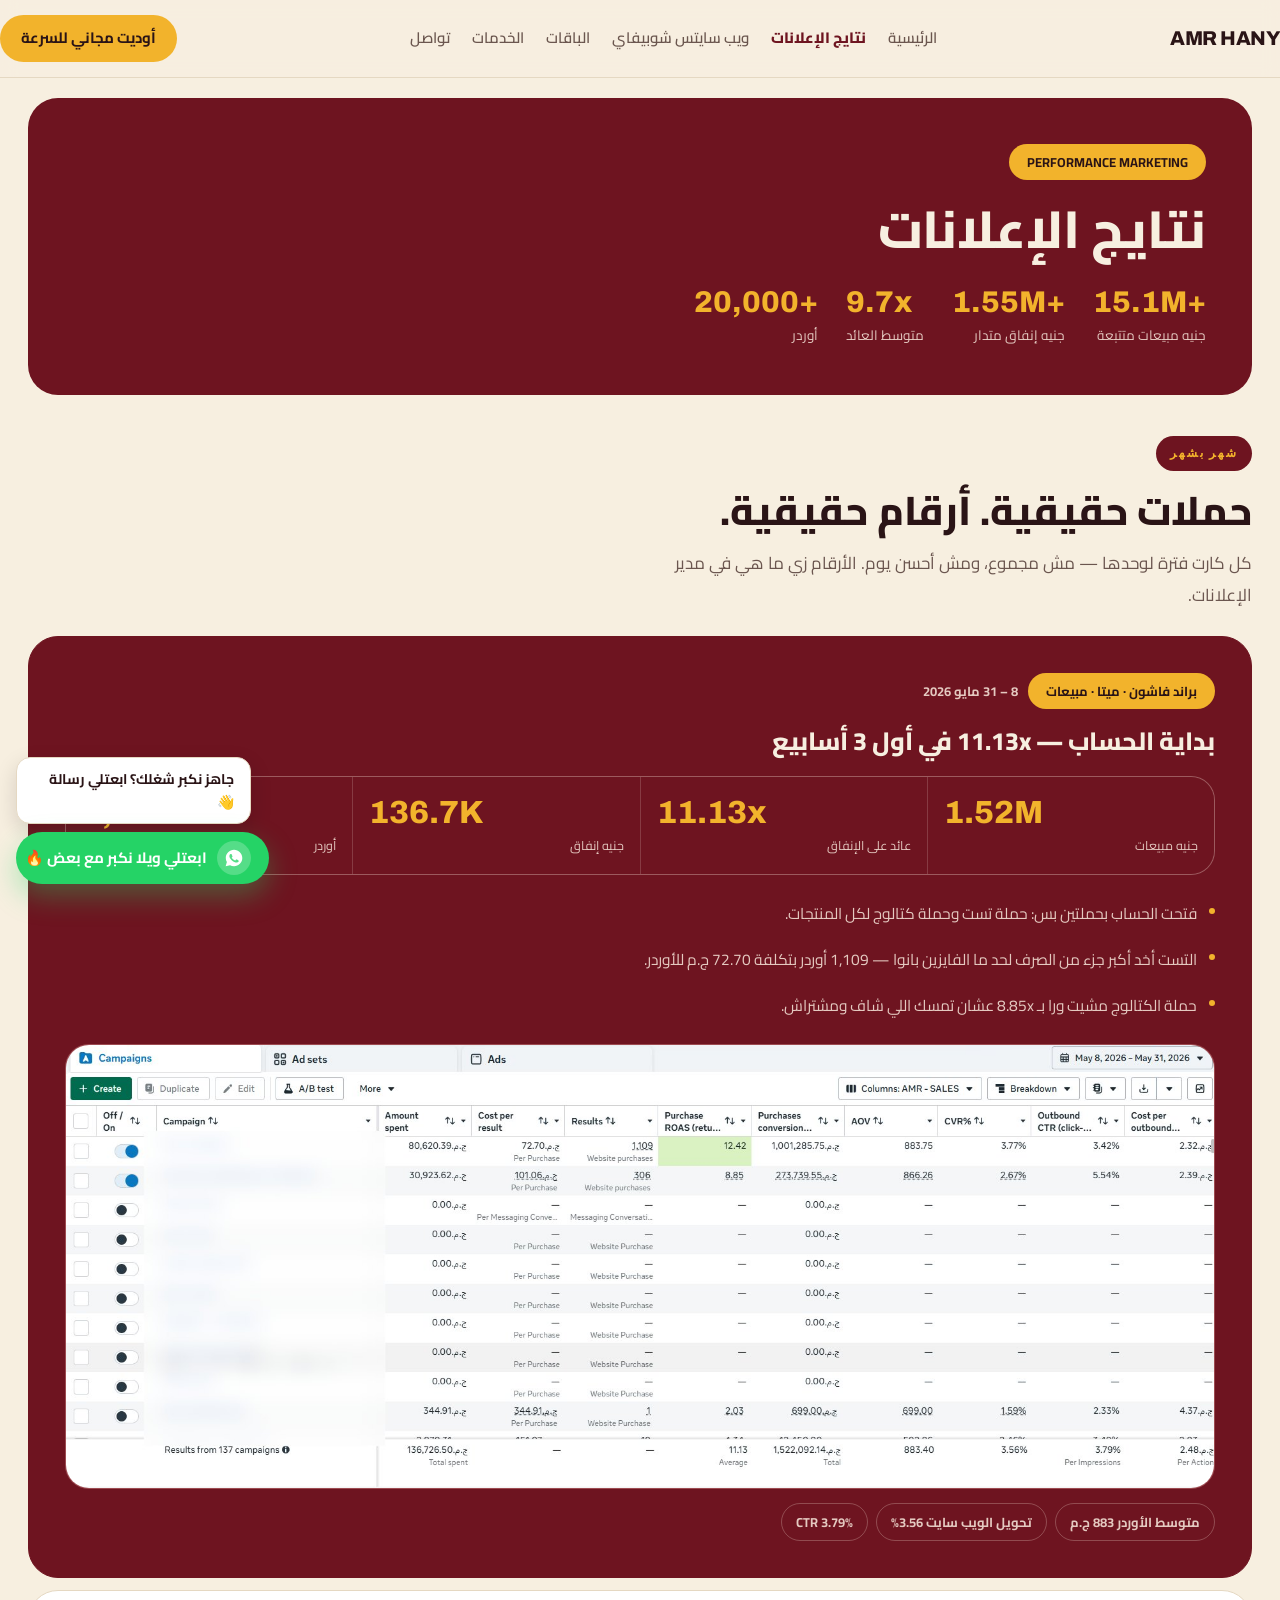
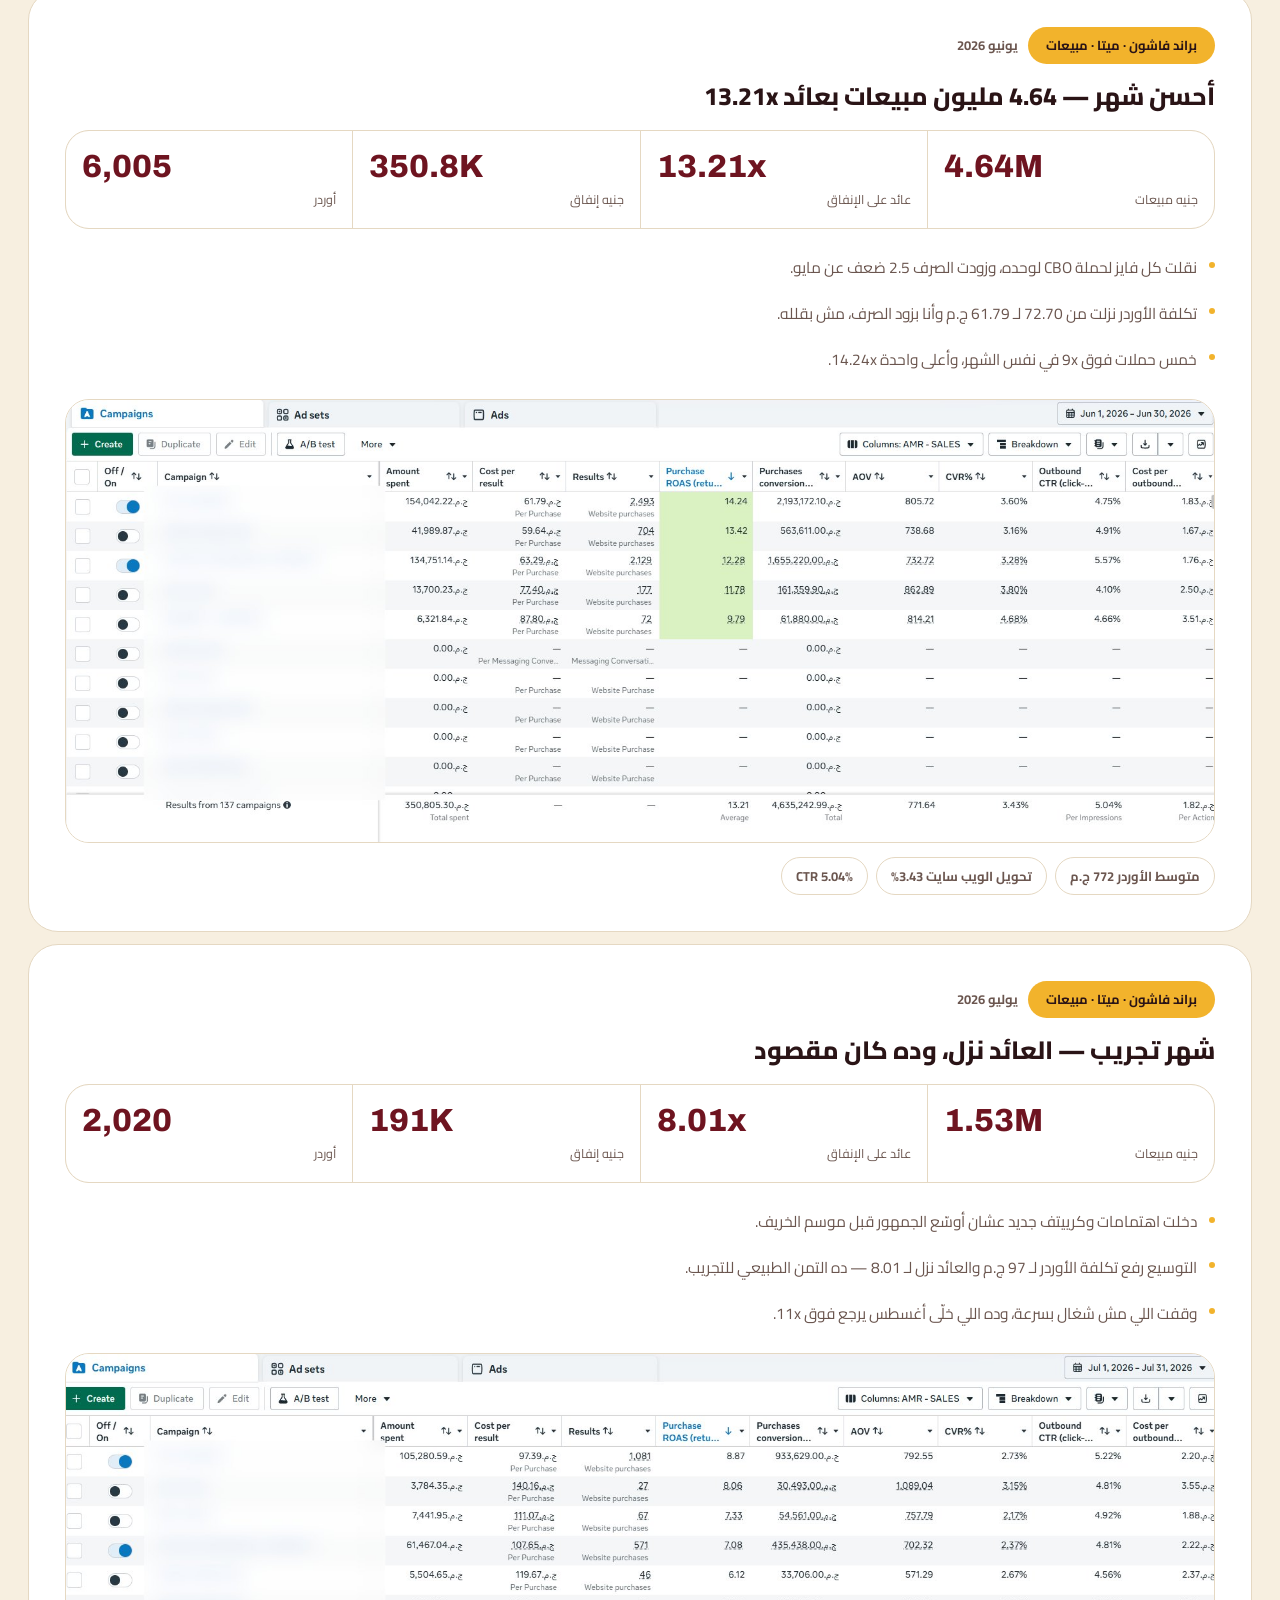
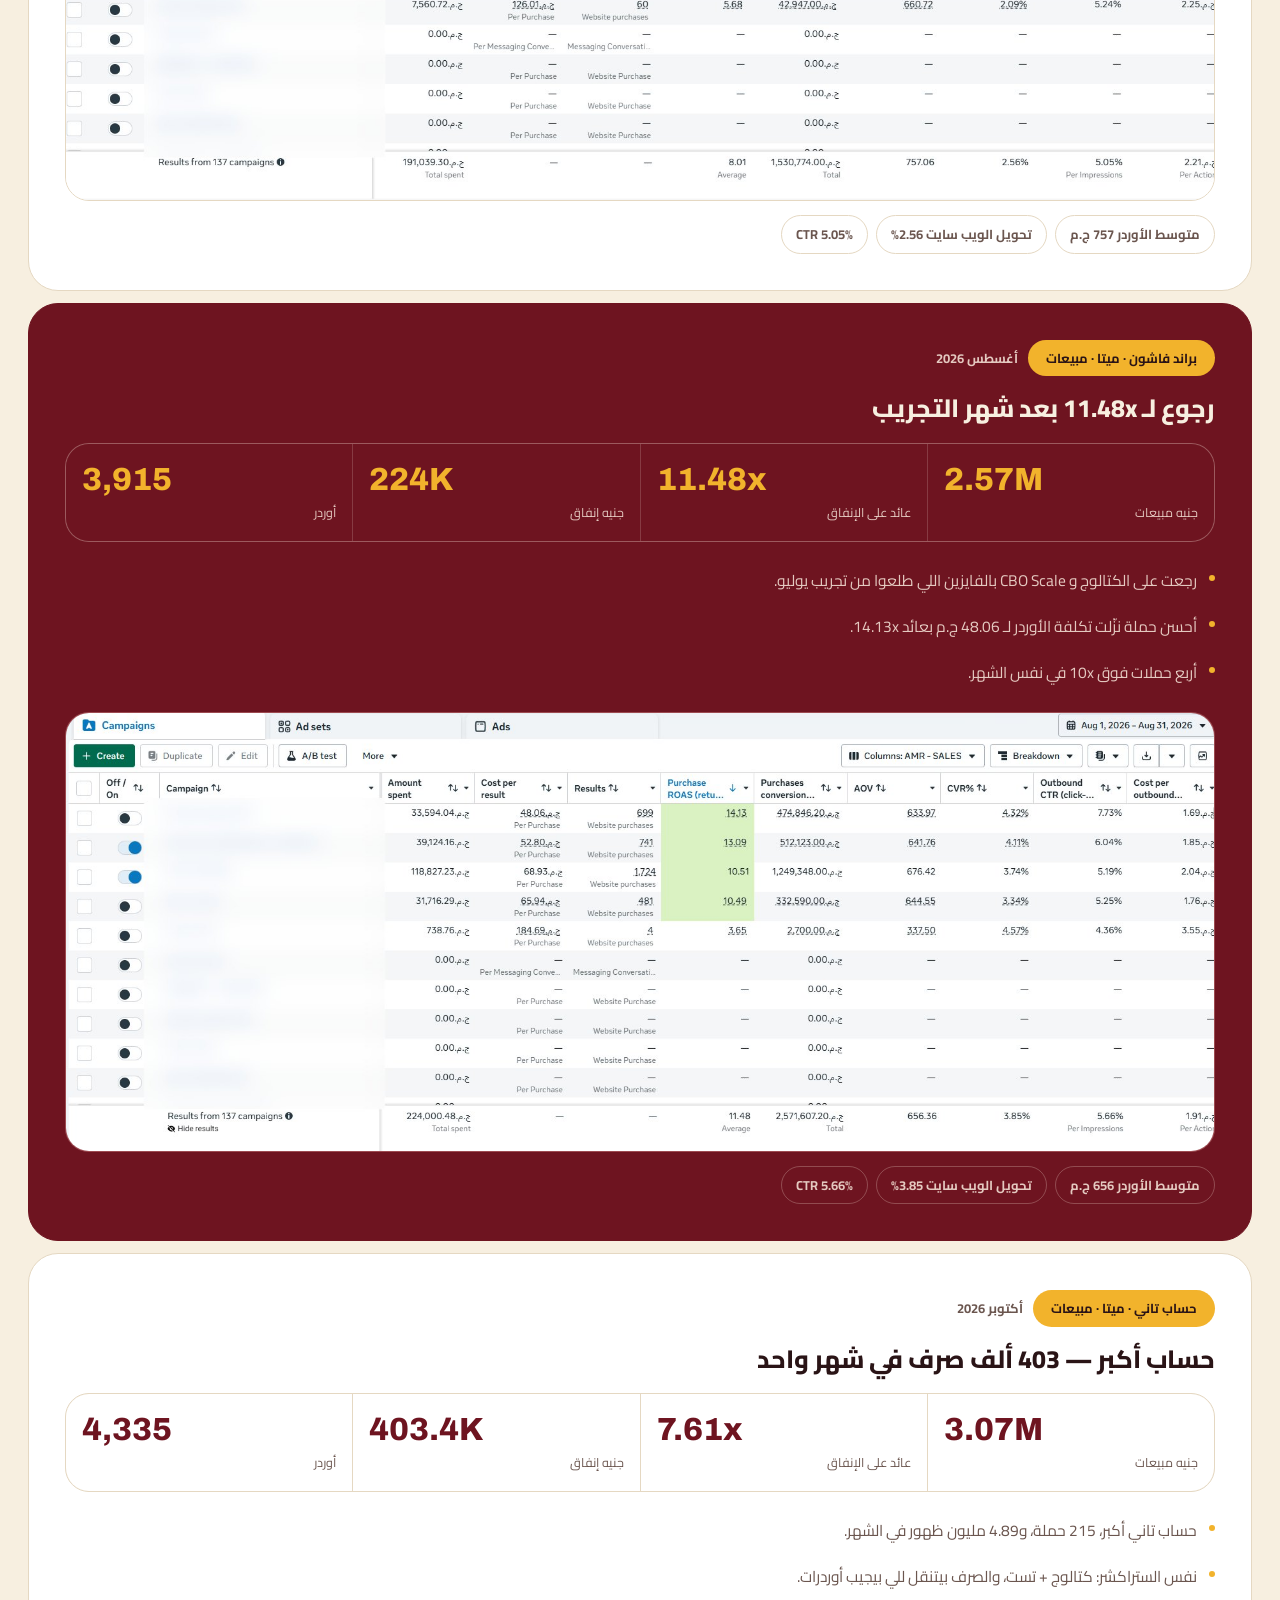
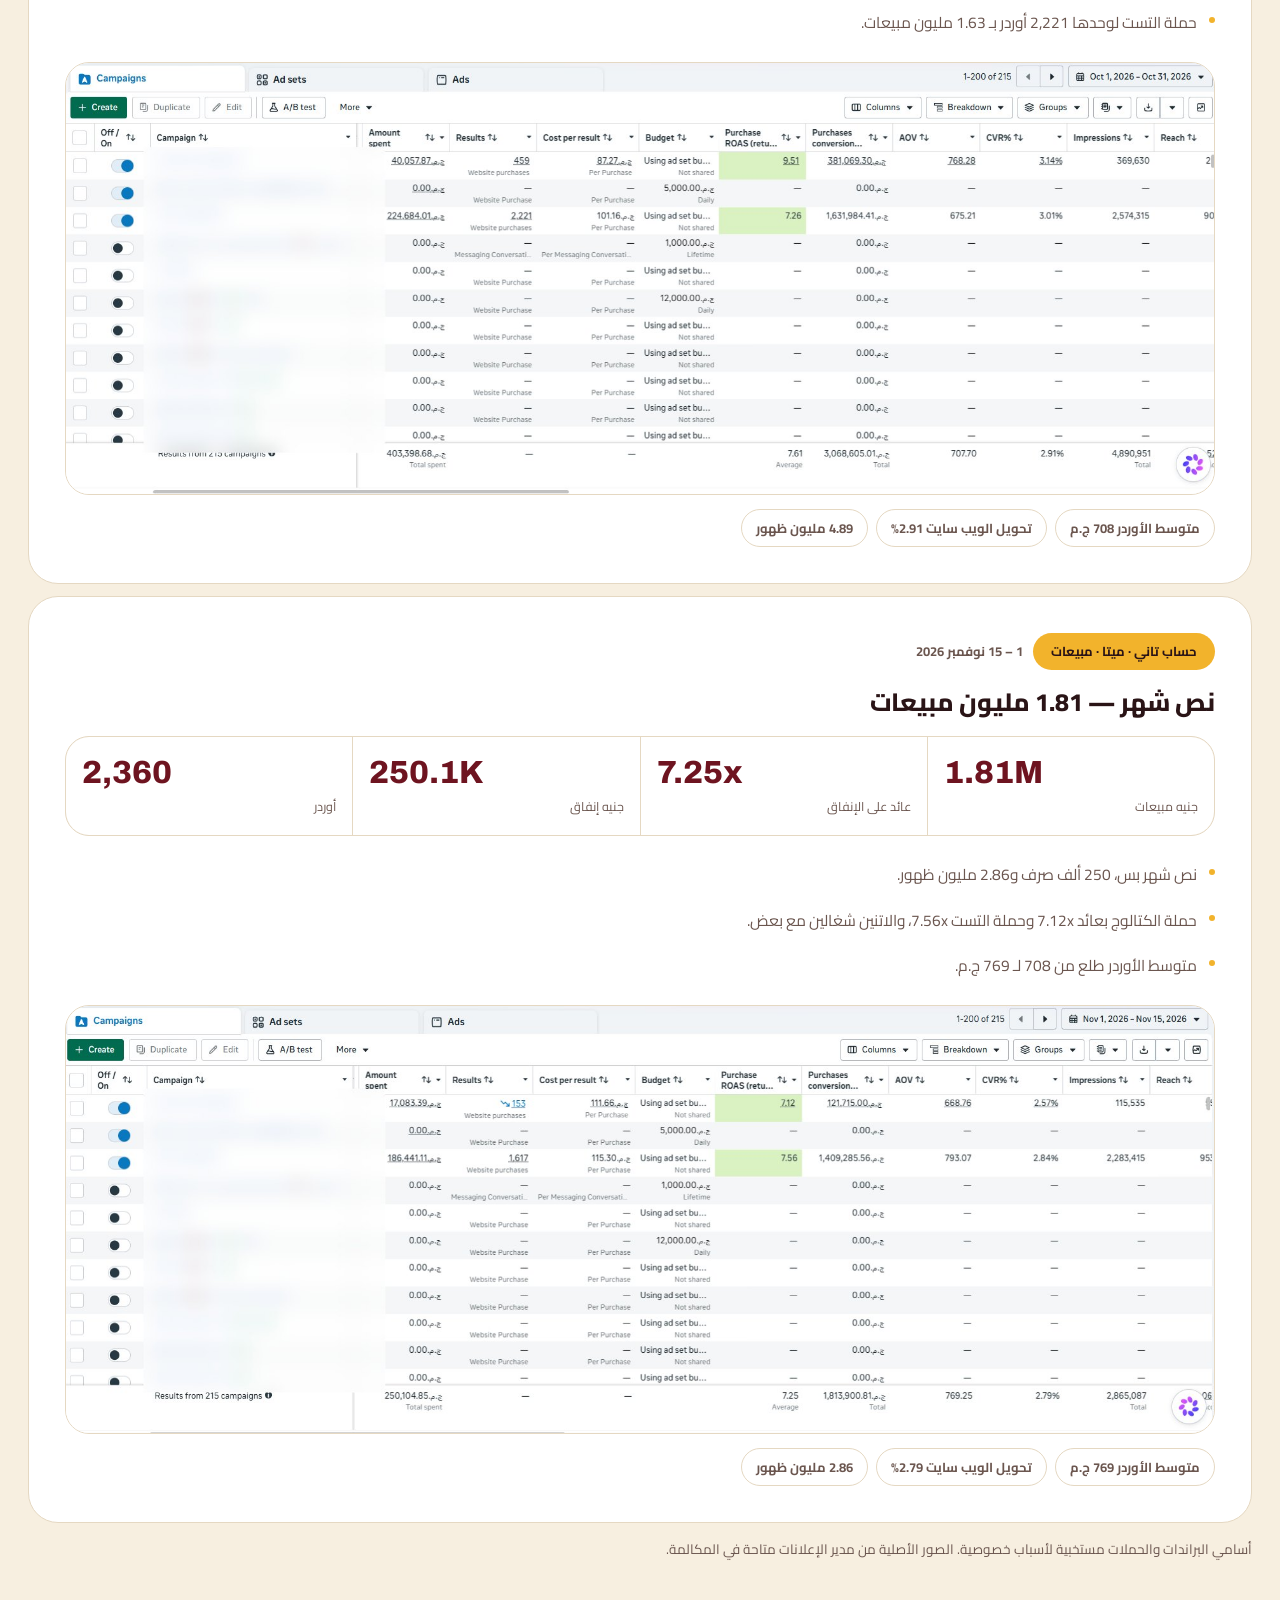
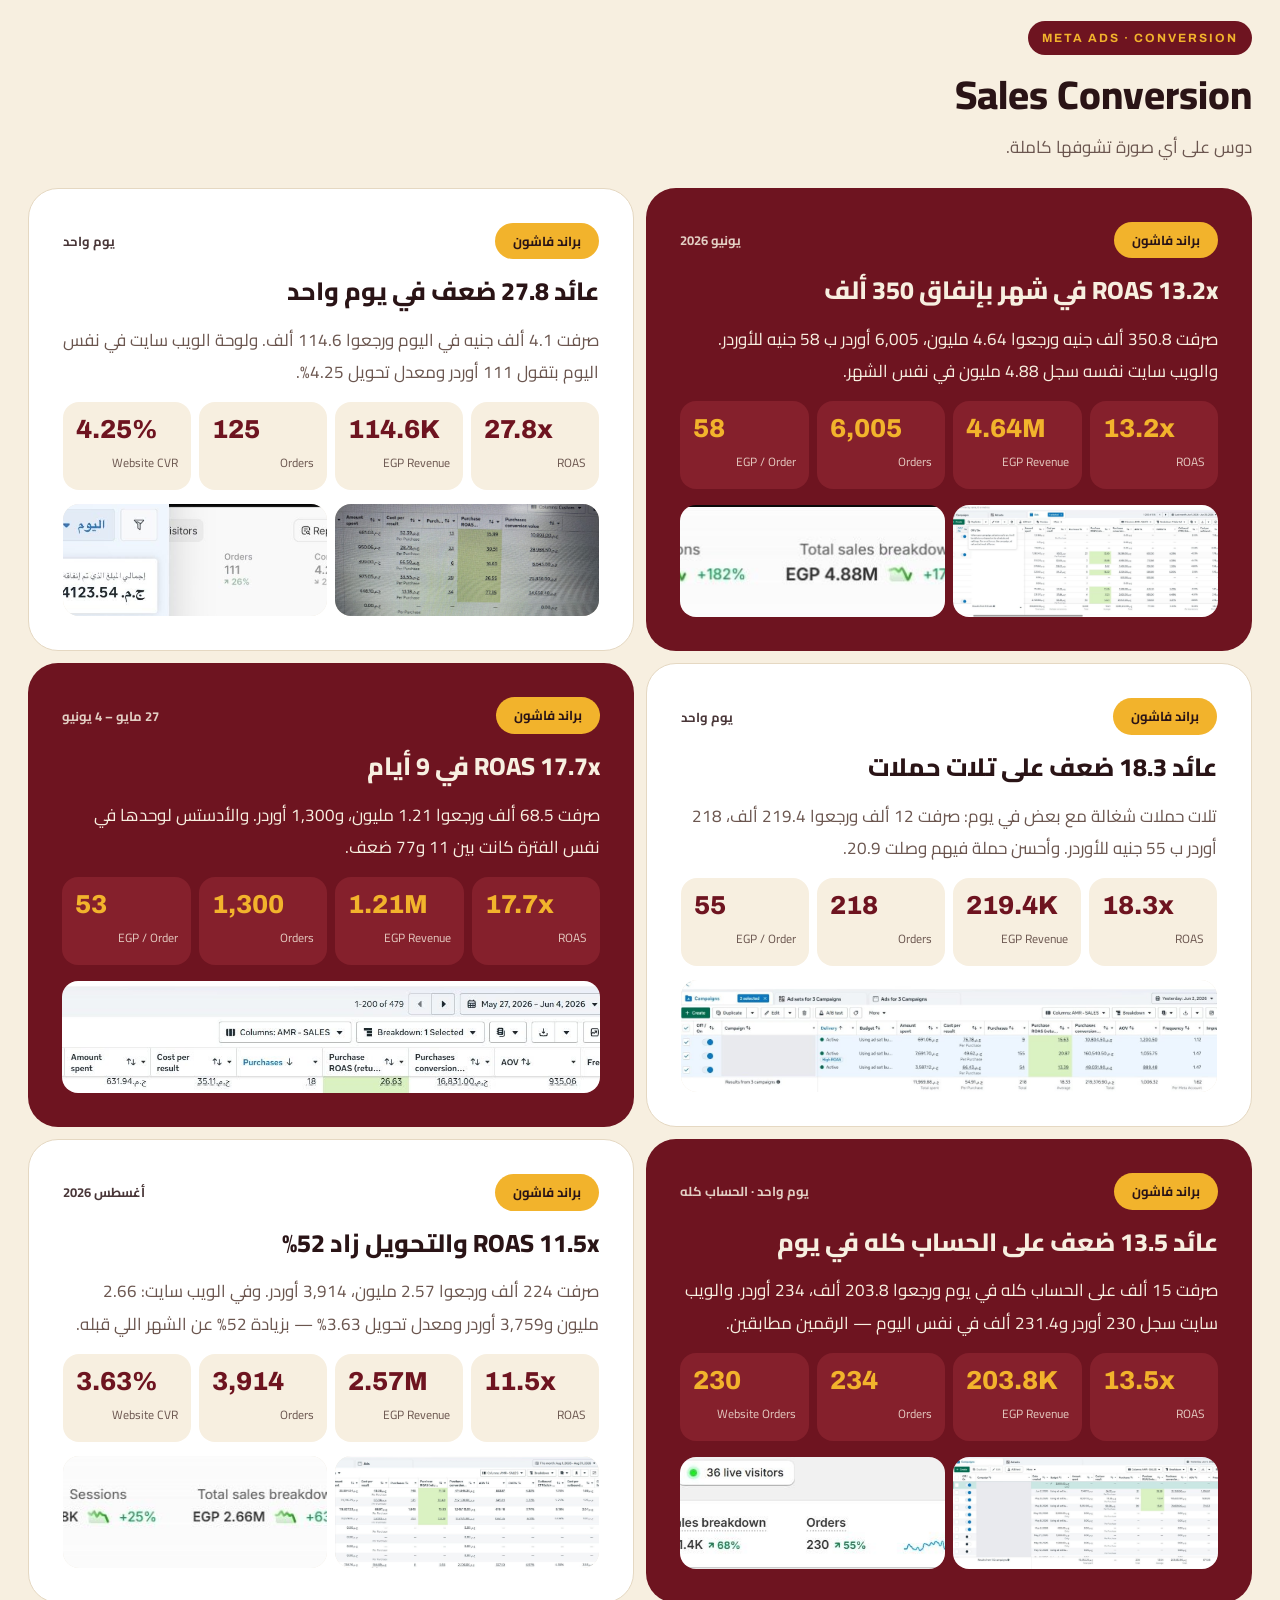
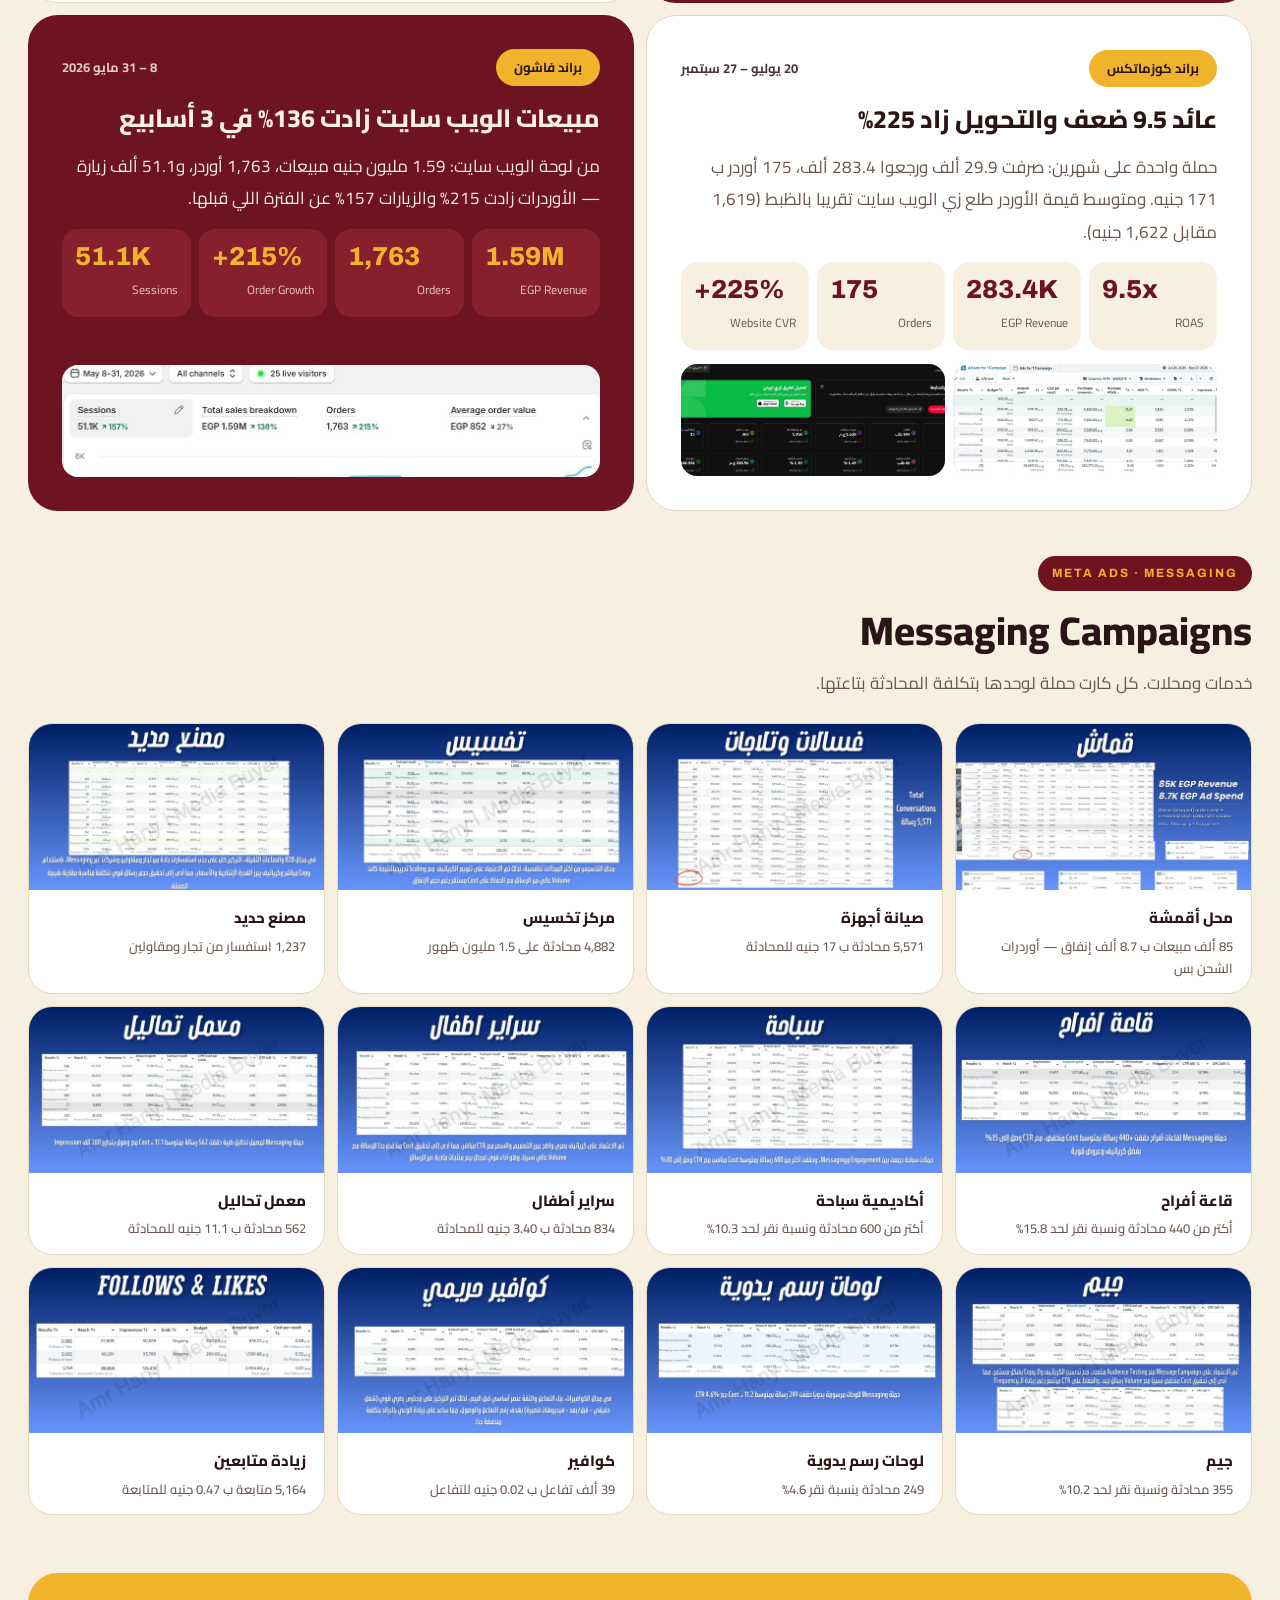
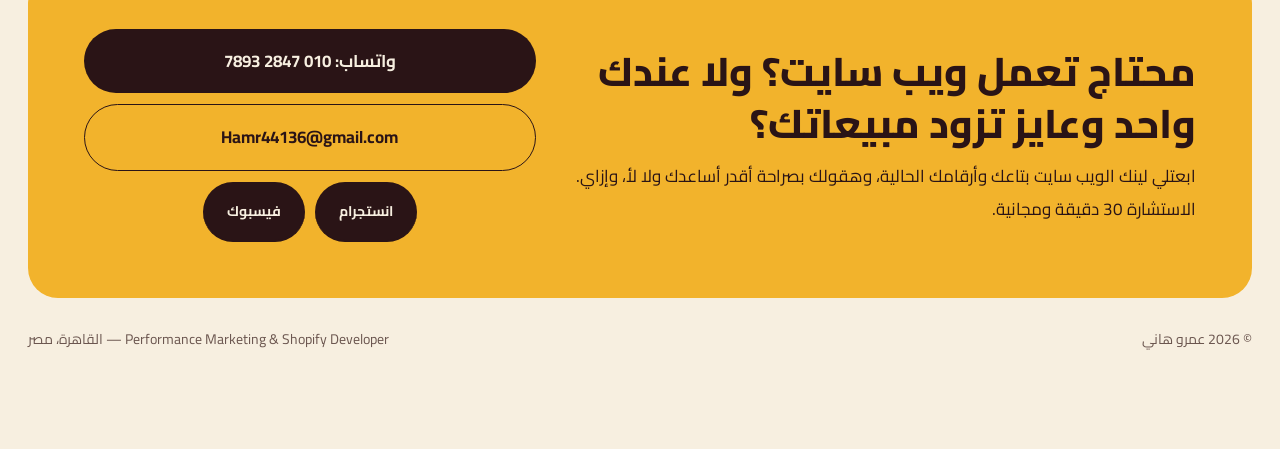
<file: media-buying.html>
<!doctype html>
<html lang="ar" dir="rtl">
<head>
<meta charset="utf-8">
<meta name="viewport" content="width=device-width, initial-scale=1">
<title>نتايج الإعلانات — عمرو هاني</title>
<meta name="description" content="15.1 مليون جنيه مبيعات متتبعة على 1.55 مليون إنفاق. كيس ستاديز بالأرقام من مدير الإعلانات.">
<meta property="og:title" content="نتايج الإعلانات — عمرو هاني">
<meta property="og:description" content="15.1 مليون جنيه مبيعات متتبعة على 1.55 مليون إنفاق. كيس ستاديز بالأرقام من مدير الإعلانات.">
<meta property="og:type" content="website">
<link rel="preconnect" href="https://fonts.googleapis.com">
<link rel="preconnect" href="https://fonts.gstatic.com" crossorigin>
<link href="https://fonts.googleapis.com/css2?family=Cairo:wght@400;600;700;800&family=Archivo:wght@500;700;800&display=swap" rel="stylesheet">
<link rel="stylesheet" href="assets/site.css">
</head>
<body>

<header>
  <div class="wrap head">
    <a class="brandmark" href="index.html">Amr Hany</a>
    <nav>
      <ul>
        <li><a href="index.html">الرئيسية</a></li>
        <li><a href="media-buying.html" class="on">نتايج الإعلانات</a></li>
        <li><a href="stores.html">ويب سايتس شوبيفاي</a></li>
        <li><a href="stores.html#packages">الباقات</a></li>
        <li><a href="index.html#services">الخدمات</a></li>
        <li><a href="index.html#contact">تواصل</a></li>
      </ul>
    </nav>
    <a class="btn btn-gold" href="index.html#audit">أوديت مجاني للسرعة</a>
  </div>
</header>

<main>
<div class="wrap">

  <section class="page-head" style="padding-top:clamp(24px,3.6vw,46px)">
    <span class="pill">PERFORMANCE MARKETING</span>
    <h1>نتايج الإعلانات</h1>
    <div class="hstats">
      <div><b>15.1M+</b><span>جنيه مبيعات متتبعة</span></div>
      <div><b>1.55M+</b><span>جنيه إنفاق متدار</span></div>
      <div><b>9.7x</b><span>متوسط العائد</span></div>
      <div><b>20,000+</b><span>أوردر</span></div>
    </div>
  </section>

  <section id="periods" style="padding-top:40px">
    <div class="sec-head">
      <span class="eyebrow">شهر بشهر</span>
      <h2>حملات حقيقية. أرقام حقيقية.</h2>
      <p>كل كارت فترة لوحدها — مش مجموع، ومش أحسن يوم. الأرقام زي ما هي في مدير الإعلانات.</p>
    </div>
    <div class="periods">
      <article class="period dark">
        <div class="ph">
          <span class="pill tag">براند فاشون · ميتا · مبيعات</span>
          <span class="when">8 – 31 مايو 2026</span>
        </div>
        <h3>بداية الحساب — 11.13x في أول 3 أسابيع</h3>
        <div class="strip">
        <div><b>1.52M</b><span>جنيه مبيعات</span></div>
        <div><b>11.13x</b><span>عائد على الإنفاق</span></div>
        <div><b>136.7K</b><span>جنيه إنفاق</span></div>
        <div><b>1,720</b><span>أوردر</span></div>
        </div>
        <ul class="did">
        <li>فتحت الحساب بحملتين بس: حملة تست وحملة كتالوج لكل المنتجات.</li>
        <li>التست أخد أكبر جزء من الصرف لحد ما الفايزين بانوا — 1,109 أوردر بتكلفة 72.70 ج.م للأوردر.</li>
        <li>حملة الكتالوج مشيت ورا بـ 8.85x عشان تمسك اللي شاف ومشتراش.</li>
        </ul>
        <div class="pshot"><img src="assets/img/ads-2026-05.jpg" alt="مدير الإعلانات — 8 إلى 31 مايو 2026" loading="lazy" onerror="this.closest('.pshot').remove()"></div>
        <div class="srow"><span class="chip">متوسط الأوردر 883 ج.م</span><span class="chip">تحويل الويب سايت 3.56%</span><span class="chip">CTR 3.79%</span></div>
      </article>
      <article class="period">
        <div class="ph">
          <span class="pill tag">براند فاشون · ميتا · مبيعات</span>
          <span class="when">يونيو 2026</span>
        </div>
        <h3>أحسن شهر — 4.64 مليون مبيعات بعائد 13.21x</h3>
        <div class="strip">
        <div><b>4.64M</b><span>جنيه مبيعات</span></div>
        <div><b>13.21x</b><span>عائد على الإنفاق</span></div>
        <div><b>350.8K</b><span>جنيه إنفاق</span></div>
        <div><b>6,005</b><span>أوردر</span></div>
        </div>
        <ul class="did">
        <li>نقلت كل فايز لحملة CBO لوحده، وزودت الصرف 2.5 ضعف عن مايو.</li>
        <li>تكلفة الأوردر نزلت من 72.70 لـ 61.79 ج.م وأنا بزود الصرف، مش بقلله.</li>
        <li>خمس حملات فوق 9x في نفس الشهر، وأعلى واحدة 14.24x.</li>
        </ul>
        <div class="pshot"><img src="assets/img/ads-2026-06.jpg" alt="مدير الإعلانات — يونيو 2026" loading="lazy" onerror="this.closest('.pshot').remove()"></div>
        <div class="srow"><span class="chip">متوسط الأوردر 772 ج.م</span><span class="chip">تحويل الويب سايت 3.43%</span><span class="chip">CTR 5.04%</span></div>
      </article>
      <article class="period">
        <div class="ph">
          <span class="pill tag">براند فاشون · ميتا · مبيعات</span>
          <span class="when">يوليو 2026</span>
        </div>
        <h3>شهر تجريب — العائد نزل، وده كان مقصود</h3>
        <div class="strip">
        <div><b>1.53M</b><span>جنيه مبيعات</span></div>
        <div><b>8.01x</b><span>عائد على الإنفاق</span></div>
        <div><b>191K</b><span>جنيه إنفاق</span></div>
        <div><b>2,020</b><span>أوردر</span></div>
        </div>
        <ul class="did">
        <li>دخلت اهتمامات وكرييتف جديد عشان أوسّع الجمهور قبل موسم الخريف.</li>
        <li>التوسيع رفع تكلفة الأوردر لـ 97 ج.م والعائد نزل لـ 8.01 — ده التمن الطبيعي للتجريب.</li>
        <li>وقفت اللي مش شغال بسرعة، وده اللي خلّى أغسطس يرجع فوق 11x.</li>
        </ul>
        <div class="pshot"><img src="assets/img/ads-2026-07.jpg" alt="مدير الإعلانات — يوليو 2026" loading="lazy" onerror="this.closest('.pshot').remove()"></div>
        <div class="srow"><span class="chip">متوسط الأوردر 757 ج.م</span><span class="chip">تحويل الويب سايت 2.56%</span><span class="chip">CTR 5.05%</span></div>
      </article>
      <article class="period dark">
        <div class="ph">
          <span class="pill tag">براند فاشون · ميتا · مبيعات</span>
          <span class="when">أغسطس 2026</span>
        </div>
        <h3>رجوع لـ 11.48x بعد شهر التجريب</h3>
        <div class="strip">
        <div><b>2.57M</b><span>جنيه مبيعات</span></div>
        <div><b>11.48x</b><span>عائد على الإنفاق</span></div>
        <div><b>224K</b><span>جنيه إنفاق</span></div>
        <div><b>3,915</b><span>أوردر</span></div>
        </div>
        <ul class="did">
        <li>رجعت على الكتالوج و CBO Scale بالفايزين اللي طلعوا من تجريب يوليو.</li>
        <li>أحسن حملة نزّلت تكلفة الأوردر لـ 48.06 ج.م بعائد 14.13x.</li>
        <li>أربع حملات فوق 10x في نفس الشهر.</li>
        </ul>
        <div class="pshot"><img src="assets/img/ads-2026-08.jpg" alt="مدير الإعلانات — أغسطس 2026" loading="lazy" onerror="this.closest('.pshot').remove()"></div>
        <div class="srow"><span class="chip">متوسط الأوردر 656 ج.م</span><span class="chip">تحويل الويب سايت 3.85%</span><span class="chip">CTR 5.66%</span></div>
      </article>
      <article class="period">
        <div class="ph">
          <span class="pill tag">حساب تاني · ميتا · مبيعات</span>
          <span class="when">أكتوبر 2026</span>
        </div>
        <h3>حساب أكبر — 403 ألف صرف في شهر واحد</h3>
        <div class="strip">
        <div><b>3.07M</b><span>جنيه مبيعات</span></div>
        <div><b>7.61x</b><span>عائد على الإنفاق</span></div>
        <div><b>403.4K</b><span>جنيه إنفاق</span></div>
        <div><b>4,335</b><span>أوردر</span></div>
        </div>
        <ul class="did">
        <li>حساب تاني أكبر، 215 حملة، و4.89 مليون ظهور في الشهر.</li>
        <li>نفس الستراكشر: كتالوج + تست، والصرف بيتنقل للي بيجيب أوردرات.</li>
        <li>حملة التست لوحدها 2,221 أوردر بـ 1.63 مليون مبيعات.</li>
        </ul>
        <div class="pshot"><img src="assets/img/ads-2026-10.jpg" alt="مدير الإعلانات — أكتوبر 2026" loading="lazy" onerror="this.closest('.pshot').remove()"></div>
        <div class="srow"><span class="chip">متوسط الأوردر 708 ج.م</span><span class="chip">تحويل الويب سايت 2.91%</span><span class="chip">4.89 مليون ظهور</span></div>
      </article>
      <article class="period">
        <div class="ph">
          <span class="pill tag">حساب تاني · ميتا · مبيعات</span>
          <span class="when">1 – 15 نوفمبر 2026</span>
        </div>
        <h3>نص شهر — 1.81 مليون مبيعات</h3>
        <div class="strip">
        <div><b>1.81M</b><span>جنيه مبيعات</span></div>
        <div><b>7.25x</b><span>عائد على الإنفاق</span></div>
        <div><b>250.1K</b><span>جنيه إنفاق</span></div>
        <div><b>2,360</b><span>أوردر</span></div>
        </div>
        <ul class="did">
        <li>نص شهر بس، 250 ألف صرف و2.86 مليون ظهور.</li>
        <li>حملة الكتالوج بعائد 7.12x وحملة التست 7.56x، والاتنين شغالين مع بعض.</li>
        <li>متوسط الأوردر طلع من 708 لـ 769 ج.م.</li>
        </ul>
        <div class="pshot"><img src="assets/img/ads-2026-11.jpg" alt="مدير الإعلانات — 1 إلى 15 نوفمبر 2026" loading="lazy" onerror="this.closest('.pshot').remove()"></div>
        <div class="srow"><span class="chip">متوسط الأوردر 769 ج.م</span><span class="chip">تحويل الويب سايت 2.79%</span><span class="chip">2.86 مليون ظهور</span></div>
      </article>
    </div>
    <p class="note">أسامي البراندات والحملات مستخبية لأسباب خصوصية. الصور الأصلية من مدير الإعلانات متاحة في المكالمة.</p>
  </section>

  <section id="ads">
    <div class="sec-head">
      <span class="eyebrow">META ADS · CONVERSION</span>
      <h2>Sales Conversion</h2>
      <p>دوس على أي صورة تشوفها كاملة.</p>
    </div>
    <div class="cases" id="caseList"></div>

    <div class="sec-head" style="margin-top:44px">
      <span class="eyebrow">META ADS · MESSAGING</span>
      <h2>Messaging Campaigns</h2>
      <p>خدمات ومحلات. كل كارت حملة لوحدها بتكلفة المحادثة بتاعتها.</p>
    </div>
    <div class="msg-grid" id="msgGrid"></div>
  </section>

  <section class="contact" id="contact">
    <div>
      <h2>محتاج تعمل ويب سايت؟ ولا عندك واحد وعايز تزود مبيعاتك؟</h2>
      <p>ابعتلي لينك الويب سايت بتاعك وأرقامك الحالية، وهقولك بصراحة أقدر أساعدك ولا لأ، وإزاي. الاستشارة 30 دقيقة ومجانية.</p>
    </div>
    <div class="lines">
      <a href="https://wa.me/201028477893">واتساب: 010 2847 7893</a>
      <a class="alt" href="mailto:Hamr44136@gmail.com">Hamr44136@gmail.com</a>
      <div class="socials">
        <a href="https://instagram.com/amrhany_10">انستجرام</a>
        <a href="https://facebook.com/amrhany00">فيسبوك</a>
      </div>
    </div>
  </section>

  <footer>
    <span>© 2026 عمرو هاني</span>
    <span>Performance Marketing &amp; Shopify Developer — القاهرة، مصر</span>
  </footer>
</div>
</main>

<div class="wa-wrap">
  <div class="wa-bubble">جاهز نكبر شغلك؟ ابعتلي رسالة 👋</div>
  <a class="wa" href="https://wa.me/201028477893" target="_blank" rel="noopener" aria-label="واتساب">
    <i><svg viewBox="0 0 24 24" fill="currentColor" aria-hidden="true"><path d="M12.04 2C6.58 2 2.13 6.45 2.13 11.91c0 1.75.46 3.45 1.32 4.95L2 22l5.25-1.38a9.9 9.9 0 004.79 1.22h.01c5.46 0 9.91-4.45 9.91-9.91C21.96 6.45 17.5 2 12.04 2zm5.8 14.03c-.25.7-1.45 1.34-2 1.4-.55.06-1.07.08-1.84-.12-.46-.12-1.06-.32-1.83-.65-2.7-1.17-4.46-3.9-4.6-4.08-.13-.18-1.1-1.46-1.1-2.79 0-1.32.69-1.97.94-2.24.25-.27.54-.34.73-.34.18 0 .37 0 .53.01.17.01.4-.06.62.48.23.55.78 1.9.85 2.04.07.14.11.3.02.48-.09.18-.14.3-.27.46-.14.16-.29.36-.41.48-.14.14-.28.29-.12.57.16.27.7 1.16 1.51 1.88 1.04.93 1.91 1.22 2.18 1.36.27.14.43.12.59-.07.16-.19.68-.79.86-1.06.18-.27.37-.23.62-.14.25.09 1.6.75 1.87.89.27.14.46.2.53.32.07.11.07.66-.18 1.36z"/></svg></i>
    <span>ابعتلي ويلا نكبر مع بعض 🔥</span>
  </a>
</div>

<div id="lb" role="dialog" aria-modal="true">
  <button id="lbClose" aria-label="إغلاق">×</button>
  <div class="cap" id="lbCap"></div>
  <img id="lbImg" alt="">
  <div id="lbNav" style="display:none">
    <button id="lbPrev" aria-label="السابق">‹</button>
    <span>الصفحة اللي قبلها / اللي بعدها</span>
    <button id="lbNext" aria-label="التالي">›</button>
  </div>
</div>
<script src="assets/site.js"></script>
</body>
</html>
</file>
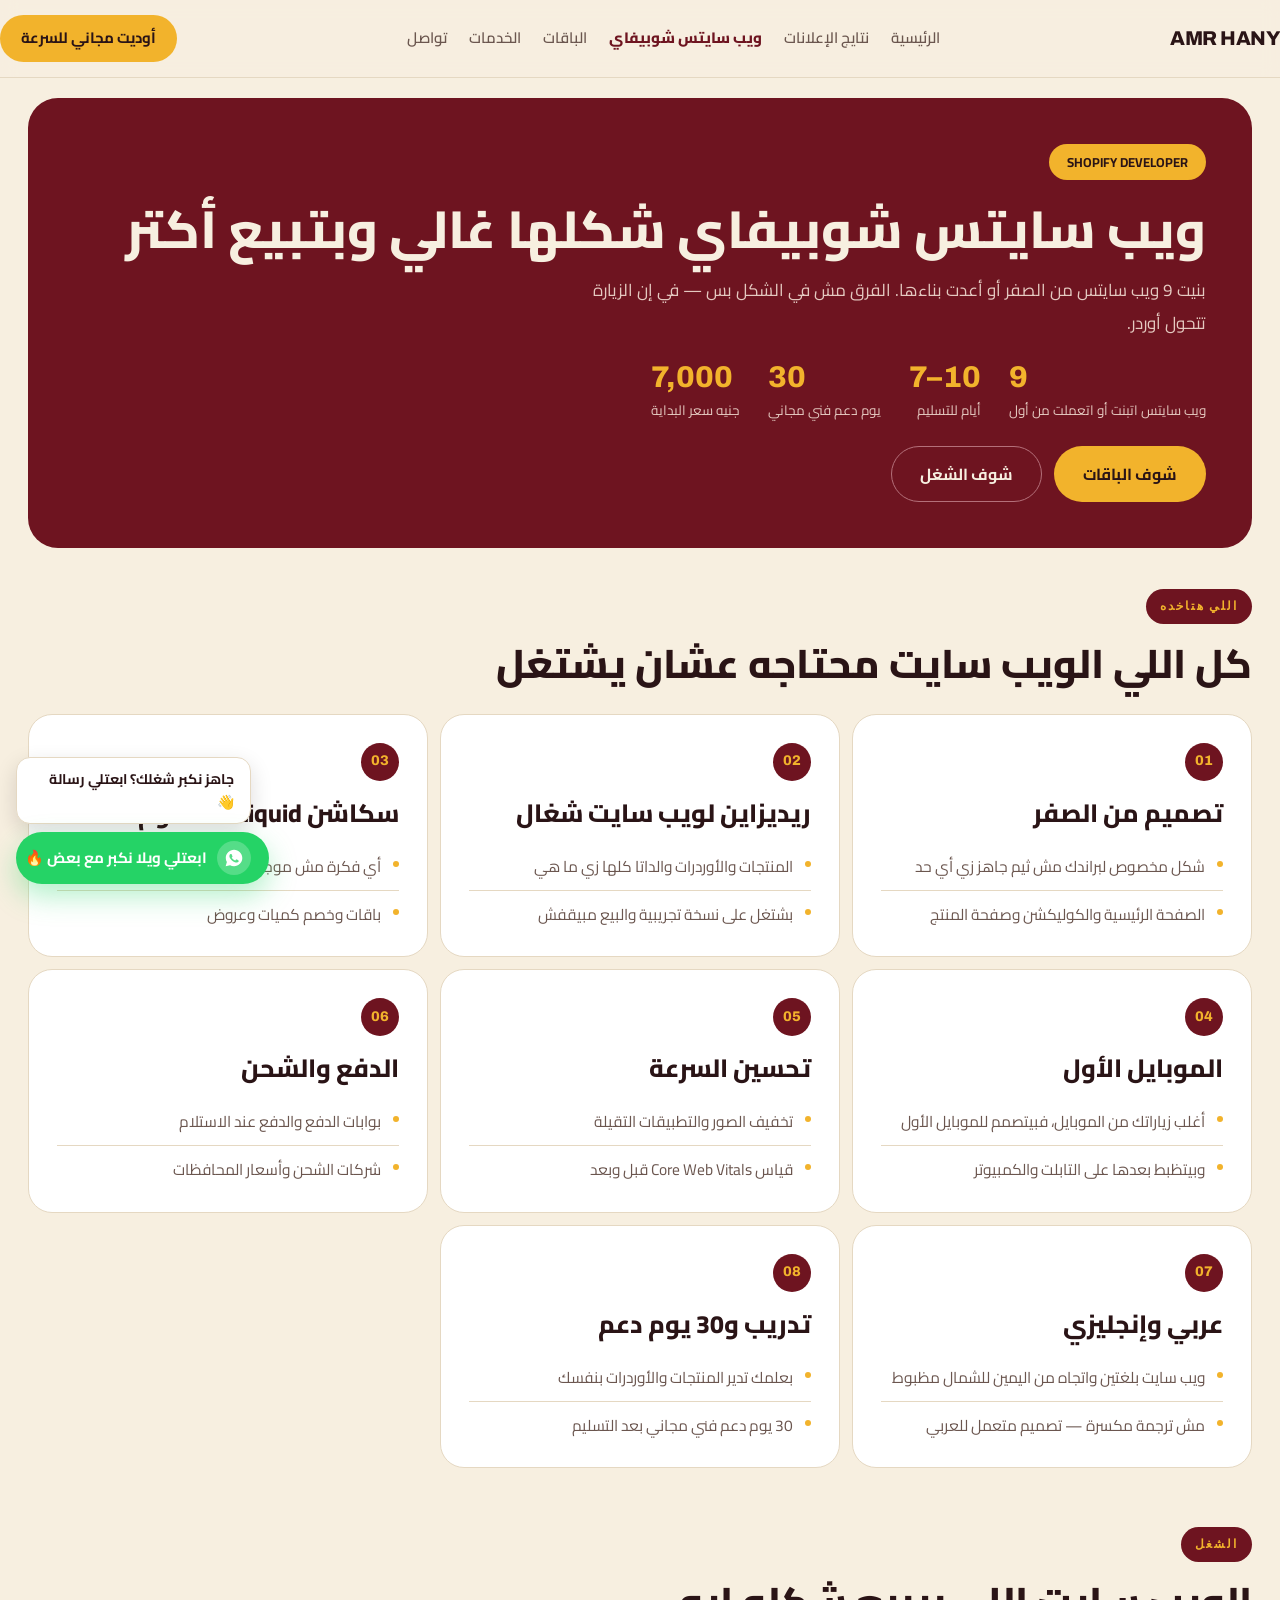
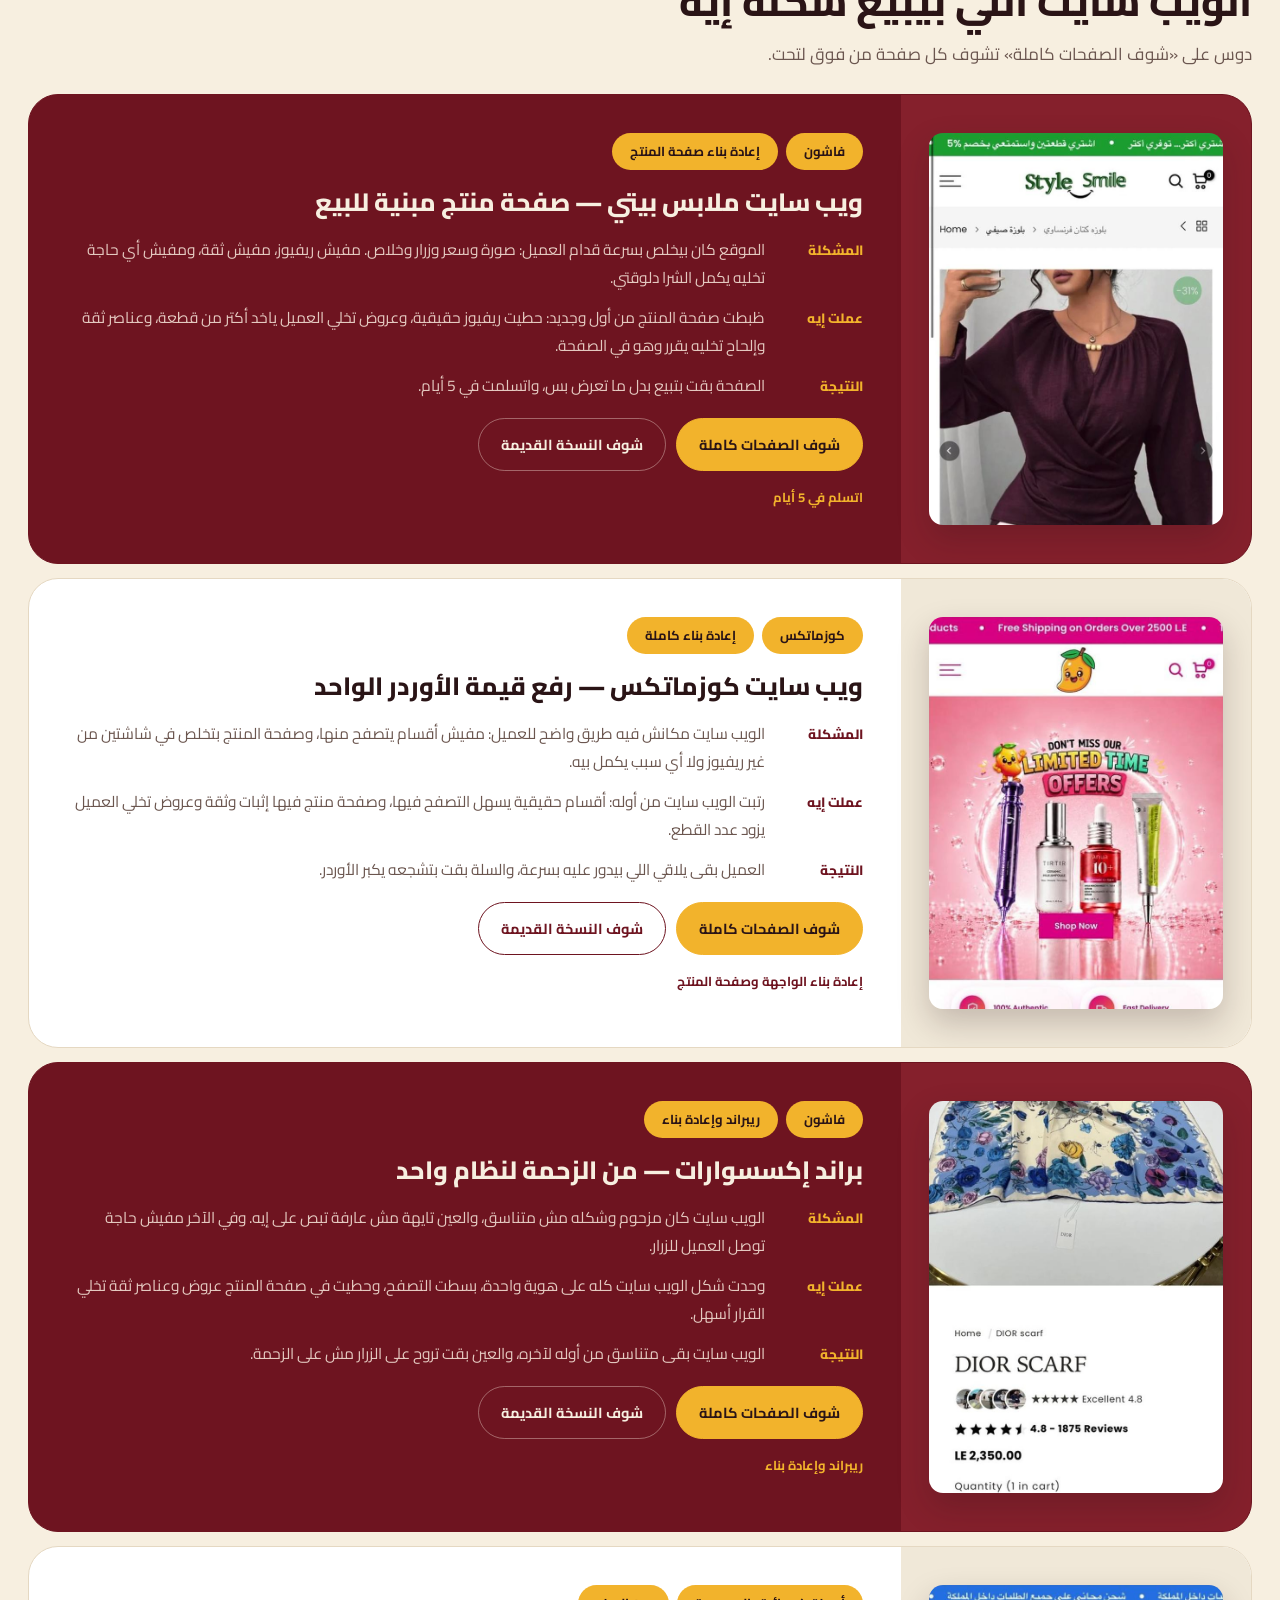
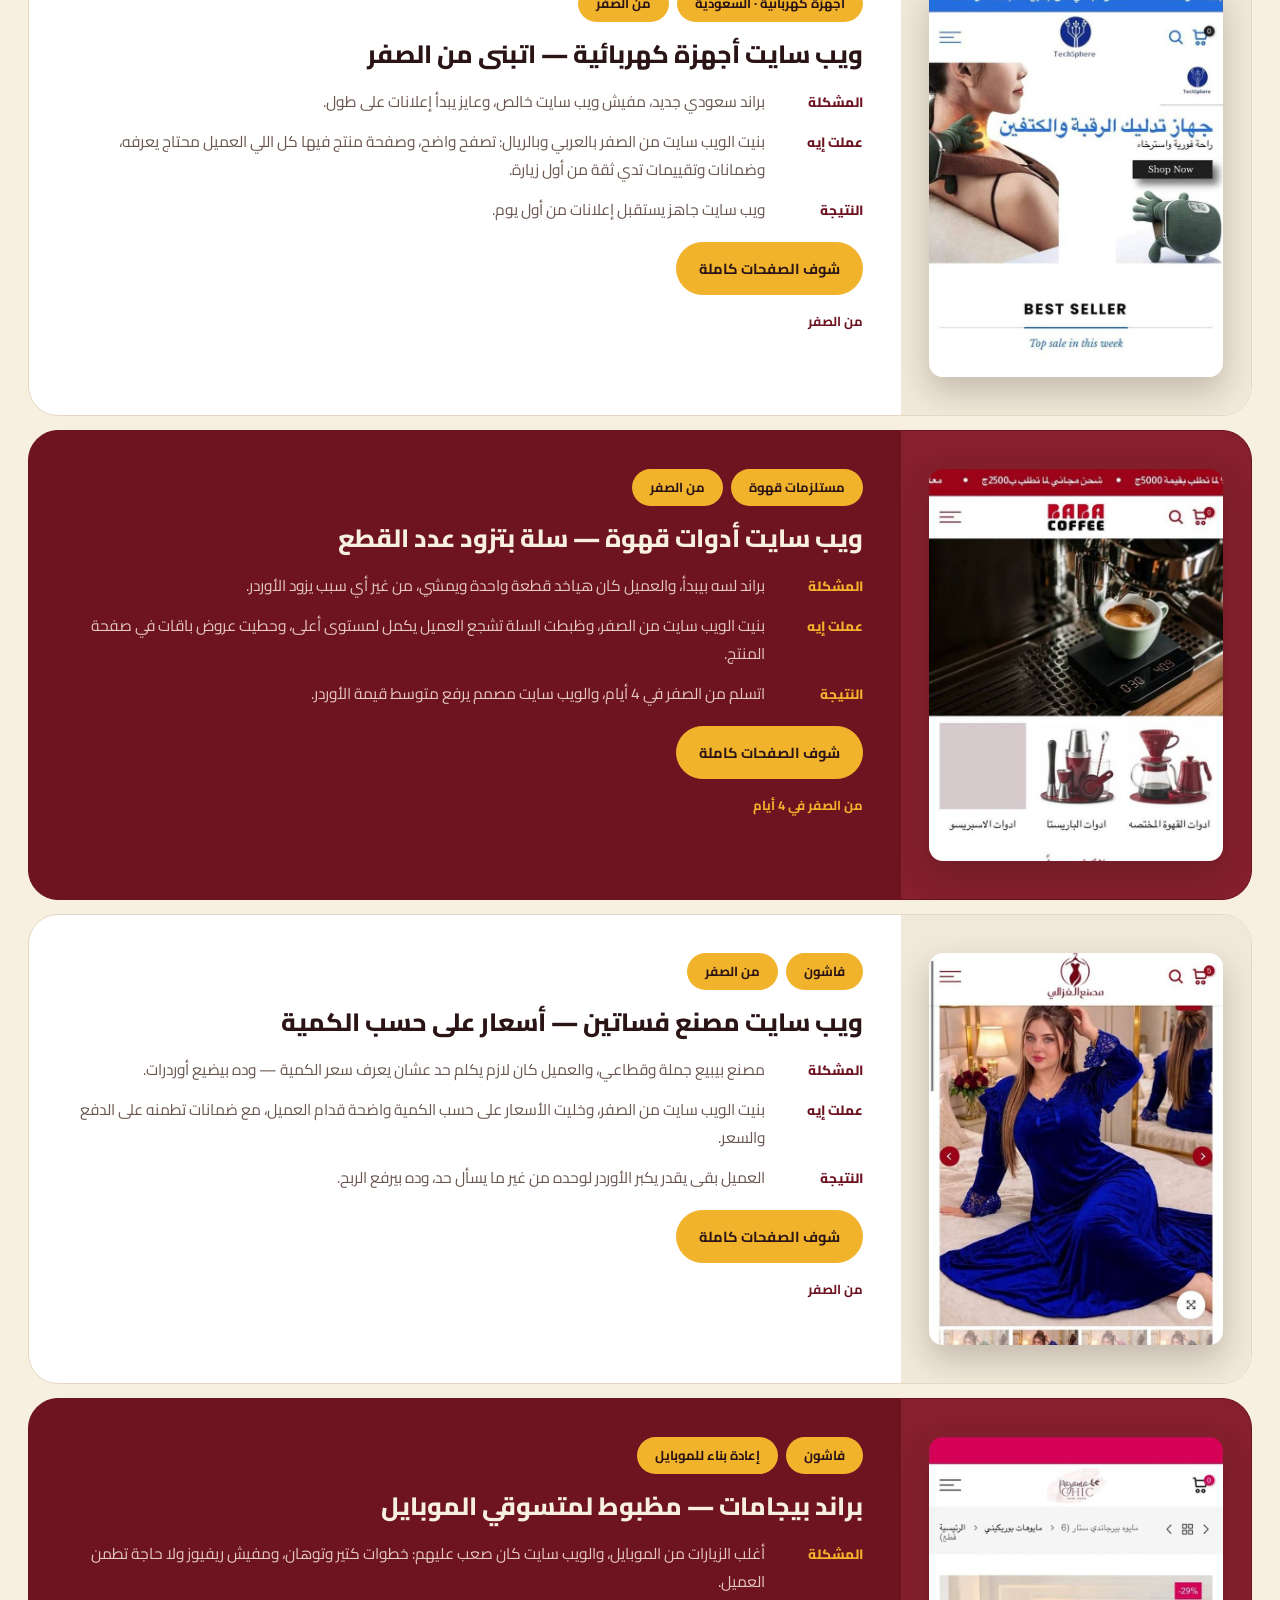
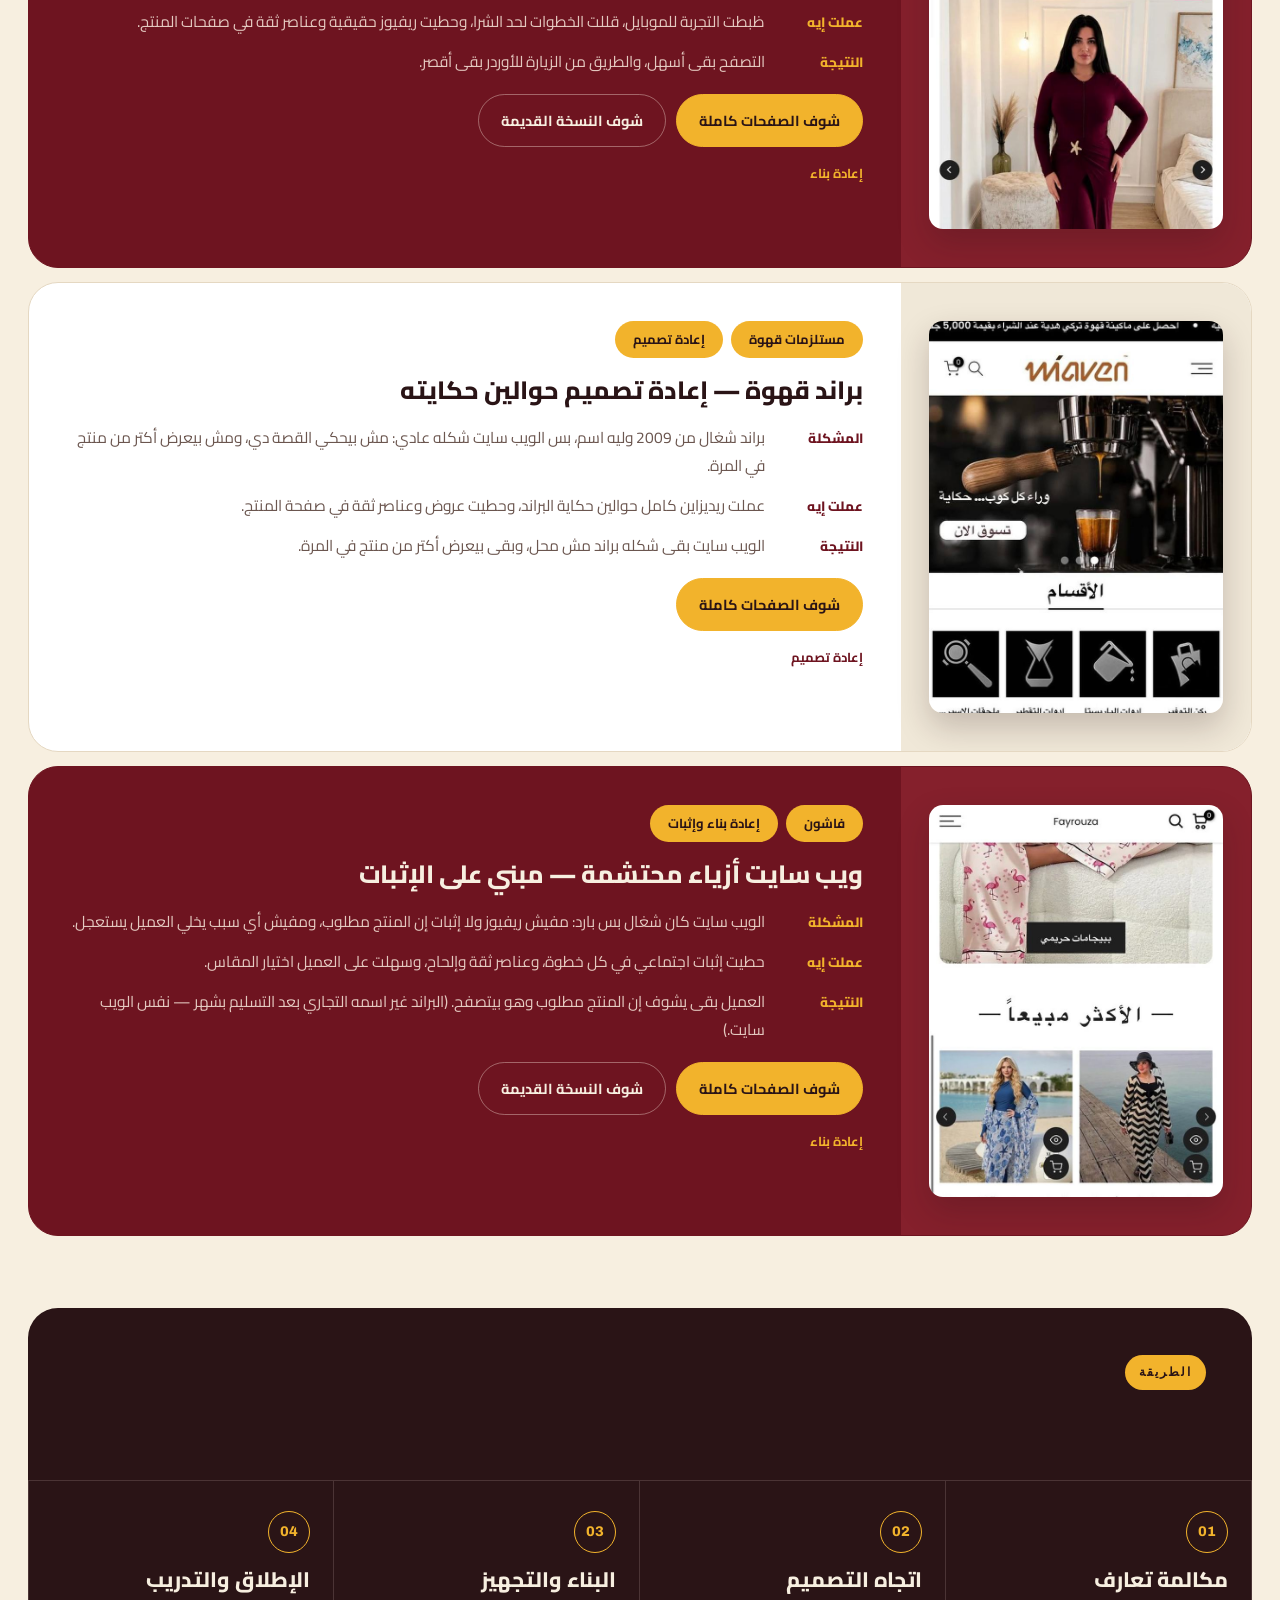
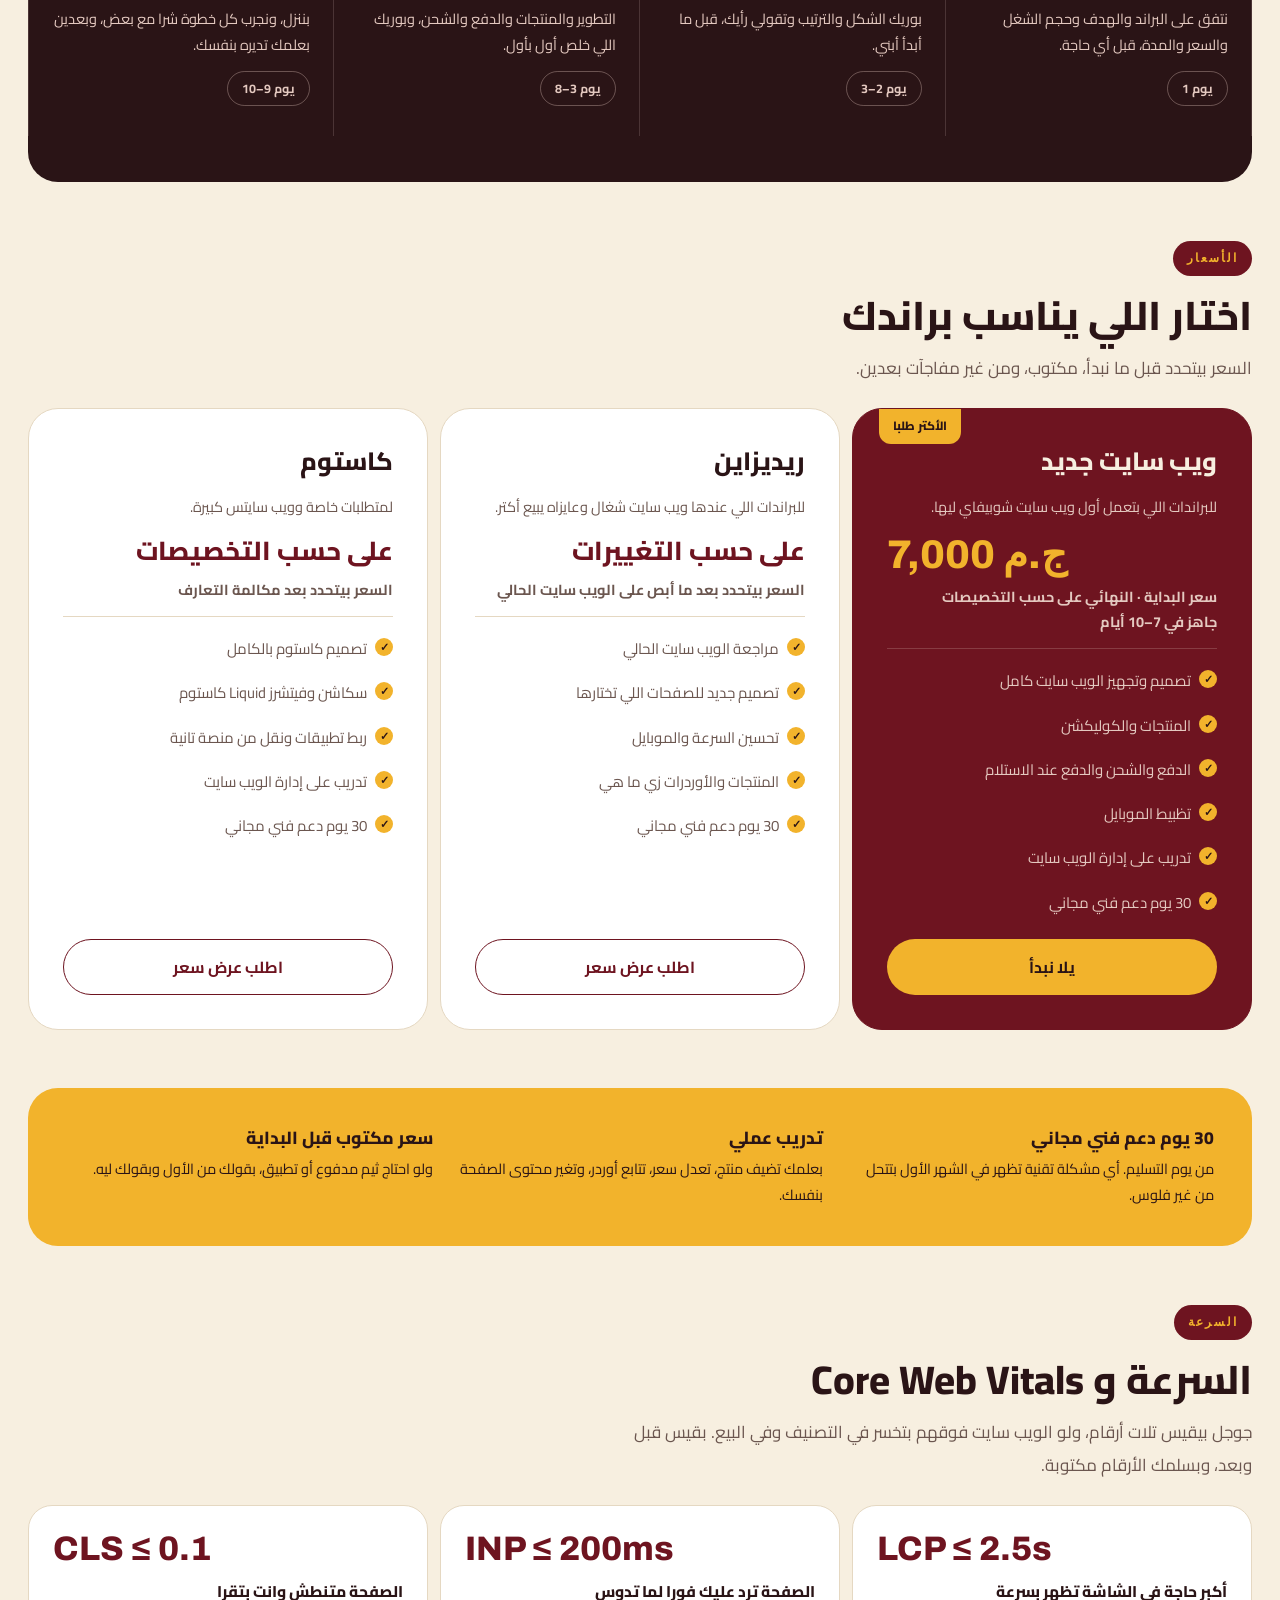
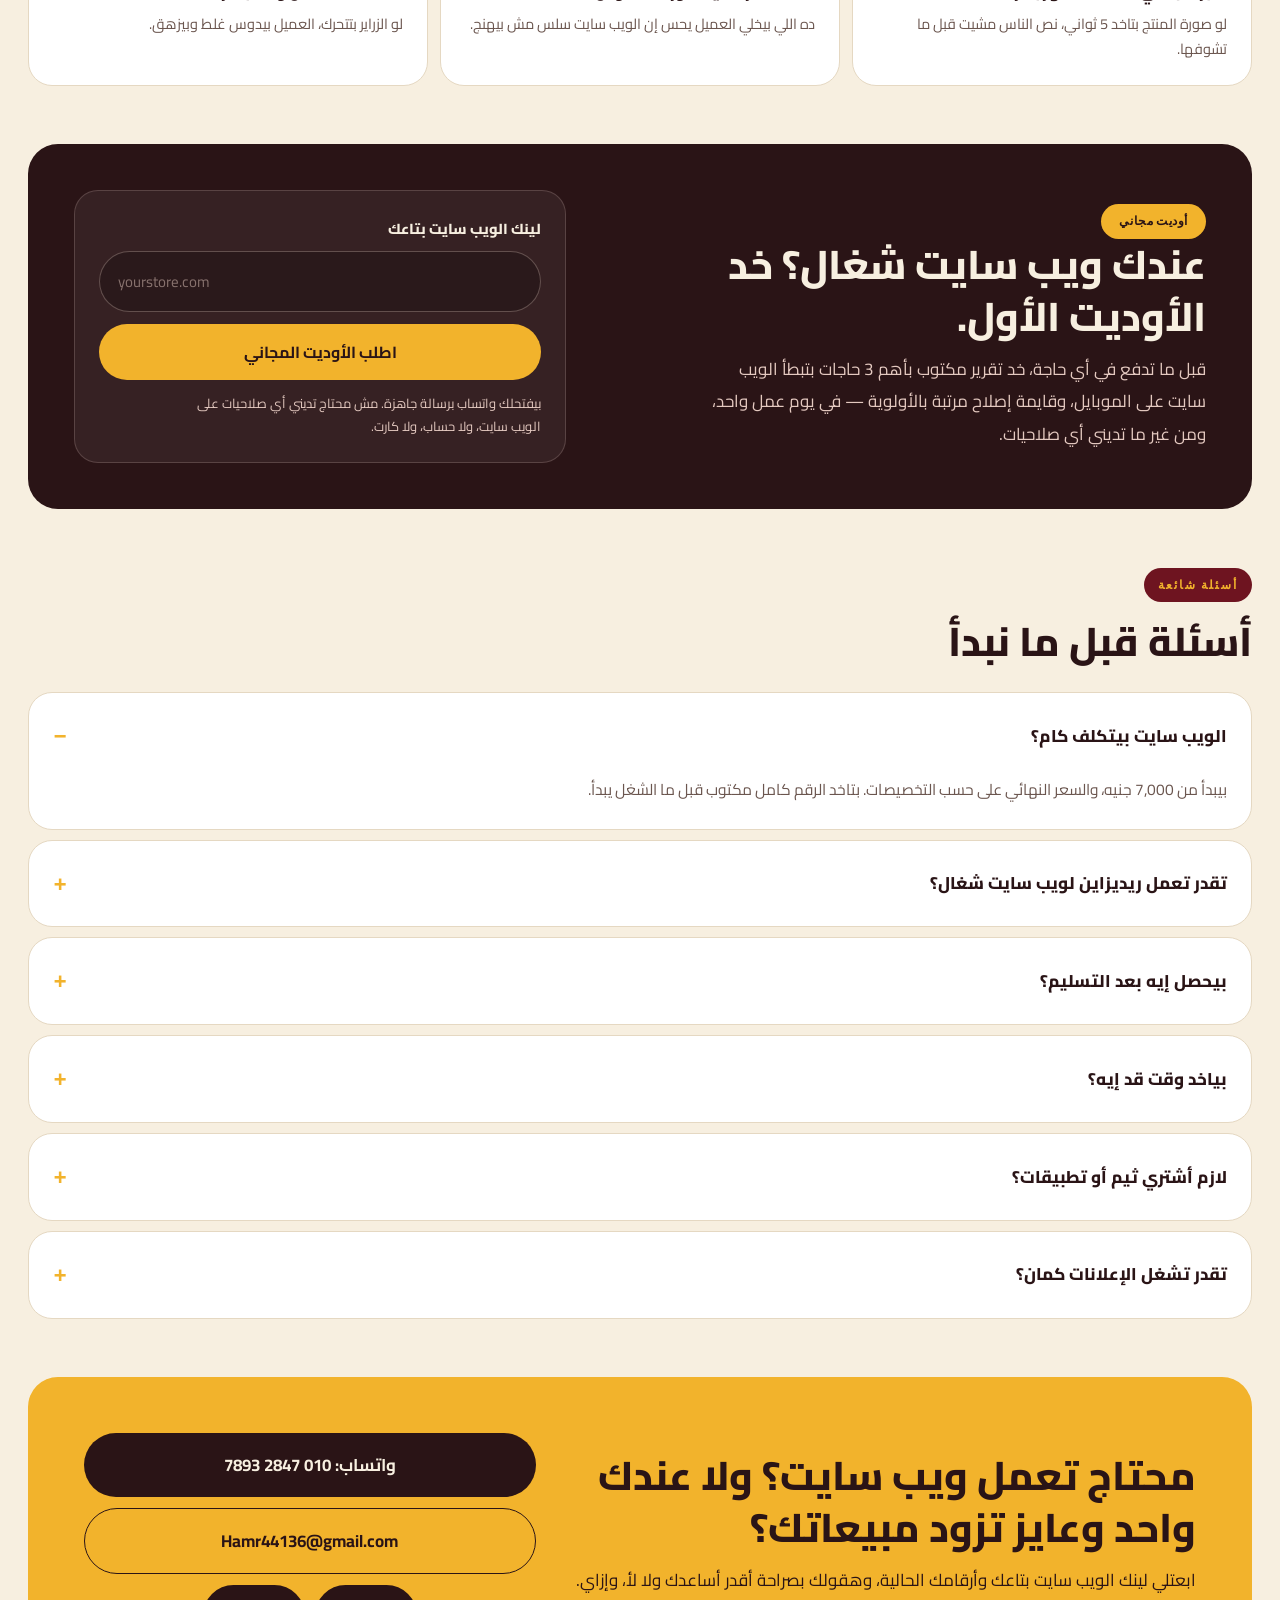
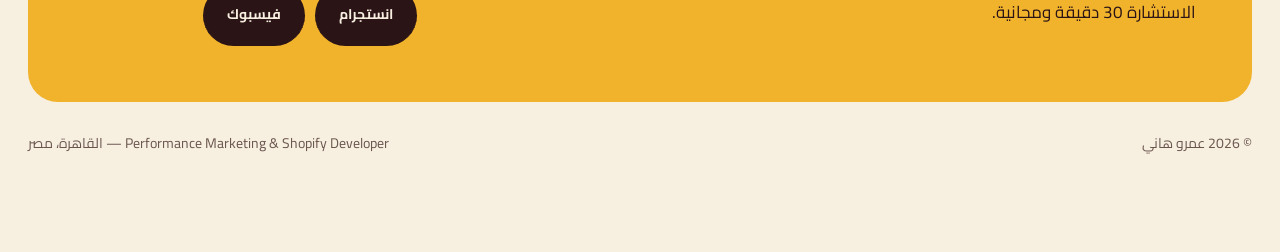
<file: stores.html>
<!doctype html>
<html lang="ar" dir="rtl">
<head>
<meta charset="utf-8">
<meta name="viewport" content="width=device-width, initial-scale=1">
<title>ويب سايتس شوبيفاي والأسعار — عمرو هاني</title>
<meta name="description" content="ويب سايتس شوبيفاي بتبيع. جديد من 7,000 جنيه، جاهز في 7–10 أيام، و30 يوم دعم فني مجاني.">
<meta property="og:title" content="ويب سايتس شوبيفاي والأسعار — عمرو هاني">
<meta property="og:description" content="ويب سايتس شوبيفاي بتبيع. جديد من 7,000 جنيه، جاهز في 7–10 أيام، و30 يوم دعم فني مجاني.">
<meta property="og:type" content="website">
<link rel="preconnect" href="https://fonts.googleapis.com">
<link rel="preconnect" href="https://fonts.gstatic.com" crossorigin>
<link href="https://fonts.googleapis.com/css2?family=Cairo:wght@400;600;700;800&family=Archivo:wght@500;700;800&display=swap" rel="stylesheet">
<link rel="stylesheet" href="assets/site.css">
</head>
<body>

<header>
  <div class="wrap head">
    <a class="brandmark" href="index.html">Amr Hany</a>
    <nav>
      <ul>
        <li><a href="index.html">الرئيسية</a></li>
        <li><a href="media-buying.html">نتايج الإعلانات</a></li>
        <li><a href="stores.html" class="on">ويب سايتس شوبيفاي</a></li>
        <li><a href="stores.html#packages">الباقات</a></li>
        <li><a href="index.html#services">الخدمات</a></li>
        <li><a href="index.html#contact">تواصل</a></li>
      </ul>
    </nav>
    <a class="btn btn-gold" href="index.html#audit">أوديت مجاني للسرعة</a>
  </div>
</header>

<main>
<div class="wrap">

  <section class="page-head" style="padding-top:clamp(24px,3.6vw,46px)">
    <span class="pill">SHOPIFY DEVELOPER</span>
    <h1>ويب سايتس شوبيفاي شكلها غالي وبتبيع أكتر</h1>
    <p>بنيت 9 ويب سايتس من الصفر أو أعدت بناءها. الفرق مش في الشكل بس — في إن الزيارة تتحول أوردر.</p>
    <div class="hstats">
      <div><b>9</b><span>ويب سايتس اتبنت أو اتعملت من أول</span></div>
      <div><b>7–10</b><span>أيام للتسليم</span></div>
      <div><b>30</b><span>يوم دعم فني مجاني</span></div>
      <div><b>7,000</b><span>جنيه سعر البداية</span></div>
    </div>
    <div class="cta" style="display:flex;flex-wrap:wrap;gap:12px;margin-top:22px">
      <a class="btn btn-gold" href="#packages">شوف الباقات</a>
      <a class="btn btn-out-light" href="#work">شوف الشغل</a>
    </div>
  </section>

  <section id="get" style="padding-top:40px">
    <div class="sec-head">
      <span class="eyebrow">اللي هتاخده</span>
      <h2>كل اللي الويب سايت محتاجه عشان يشتغل</h2>
    </div>
    <div class="svc">
      <div class="svc-card"><div class="no">01</div><h3>تصميم من الصفر</h3><ul><li>شكل مخصوص لبراندك مش ثيم جاهز زي أي حد</li><li>الصفحة الرئيسية والكوليكشن وصفحة المنتج</li></ul></div>
      <div class="svc-card"><div class="no">02</div><h3>ريديزاين لويب سايت شغال</h3><ul><li>المنتجات والأوردرات والداتا كلها زي ما هي</li><li>بشتغل على نسخة تجريبية والبيع مبيقفش</li></ul></div>
      <div class="svc-card"><div class="no">03</div><h3>سكاشن Liquid كاستوم</h3><ul><li>أي فكرة مش موجودة في الثيم بتتعمل بالكود</li><li>باقات وخصم كميات وعروض</li></ul></div>
      <div class="svc-card"><div class="no">04</div><h3>الموبايل الأول</h3><ul><li>أغلب زياراتك من الموبايل، فبيتصمم للموبايل الأول</li><li>وبيتظبط بعدها على التابلت والكمبيوتر</li></ul></div>
      <div class="svc-card"><div class="no">05</div><h3>تحسين السرعة</h3><ul><li>تخفيف الصور والتطبيقات التقيلة</li><li>قياس Core Web Vitals قبل وبعد</li></ul></div>
      <div class="svc-card"><div class="no">06</div><h3>الدفع والشحن</h3><ul><li>بوابات الدفع والدفع عند الاستلام</li><li>شركات الشحن وأسعار المحافظات</li></ul></div>
      <div class="svc-card"><div class="no">07</div><h3>عربي وإنجليزي</h3><ul><li>ويب سايت بلغتين واتجاه من اليمين للشمال مظبوط</li><li>مش ترجمة مكسرة — تصميم متعمل للعربي</li></ul></div>
      <div class="svc-card"><div class="no">08</div><h3>تدريب و30 يوم دعم</h3><ul><li>بعلمك تدير المنتجات والأوردرات بنفسك</li><li>30 يوم دعم فني مجاني بعد التسليم</li></ul></div>
    </div>
  </section>

  <section id="work">
    <div class="sec-head">
      <span class="eyebrow">الشغل</span>
      <h2>الويب سايت اللي بيبيع شكله إيه</h2>
      <p>دوس على «شوف الصفحات كاملة» تشوف كل صفحة من فوق لتحت.</p>
    </div>
    <div id="projList"></div>
  </section>

  <section id="steps">
    <div class="how">
      <div class="inner">
        <div class="sec-head">
          <span class="eyebrow">الطريقة</span>
          <h2>من الفكرة للإطلاق في 4 خطوات</h2>
        </div>
      </div>
      <div class="steps" style="grid-template-columns:repeat(4,1fr)">
        <div class="step">
          <div class="no">01</div>
          <h4>مكالمة تعارف</h4>
          <p>نتفق على البراند والهدف وحجم الشغل والسعر والمدة، قبل أي حاجة.</p>
          <span class="when">يوم 1</span>
        </div>
        <div class="step">
          <div class="no">02</div>
          <h4>اتجاه التصميم</h4>
          <p>بوريك الشكل والترتيب وتقولي رأيك، قبل ما أبدأ أبني.</p>
          <span class="when">يوم 2–3</span>
        </div>
        <div class="step">
          <div class="no">03</div>
          <h4>البناء والتجهيز</h4>
          <p>التطوير والمنتجات والدفع والشحن، وبوريك اللي خلص أول بأول.</p>
          <span class="when">يوم 3–8</span>
        </div>
        <div class="step">
          <div class="no">04</div>
          <h4>الإطلاق والتدريب</h4>
          <p>بننزل، ونجرب كل خطوة شرا مع بعض، وبعدين بعلمك تديره بنفسك.</p>
          <span class="when">يوم 9–10</span>
        </div>
      </div>
    </div>
  </section>

  <section id="packages">
    <div class="sec-head">
      <span class="eyebrow">الأسعار</span>
      <h2>اختار اللي يناسب براندك</h2>
      <p>السعر بيتحدد قبل ما نبدأ، مكتوب، ومن غير مفاجآت بعدين.</p>
    </div>
    <div class="pkgs">
      <div class="pkg hot">
        <span class="flag">الأكتر طلبا</span>
        <h3>ويب سايت جديد</h3>
        <p class="who">للبراندات اللي بتعمل أول ويب سايت شوبيفاي ليها.</p>
        <div class="price">7,000 ج.م<small>سعر البداية · النهائي على حسب التخصيصات<br>جاهز في 7–10 أيام</small></div>
        <ul>
          <li>تصميم وتجهيز الويب سايت كامل</li>
          <li>المنتجات والكوليكشن</li>
          <li>الدفع والشحن والدفع عند الاستلام</li>
          <li>تظبيط الموبايل</li>
          <li>تدريب على إدارة الويب سايت</li>
          <li>30 يوم دعم فني مجاني</li>
        </ul>
        <a class="btn btn-gold" href="https://wa.me/201028477893?text=%D8%B9%D8%A7%D9%8A%D8%B2%20%D8%A7%D8%B9%D9%85%D9%84%20%D9%88%D9%8A%D8%A8%20%D8%B3%D8%A7%D9%8A%D8%AA%20%D8%B4%D9%88%D8%A8%D9%8A%D9%81%D8%A7%D9%8A%20%D8%AC%D8%AF%D9%8A%D8%AF">يلا نبدأ</a>
      </div>
      <div class="pkg">
        <h3>ريديزاين</h3>
        <p class="who">للبراندات اللي عندها ويب سايت شغال وعايزاه يبيع أكتر.</p>
        <div class="price txt">على حسب التغييرات<small>السعر بيتحدد بعد ما أبص على الويب سايت الحالي</small></div>
        <ul>
          <li>مراجعة الويب سايت الحالي</li>
          <li>تصميم جديد للصفحات اللي تختارها</li>
          <li>تحسين السرعة والموبايل</li>
          <li>المنتجات والأوردرات زي ما هي</li>
          <li>30 يوم دعم فني مجاني</li>
        </ul>
        <a class="btn btn-out-dark" href="https://wa.me/201028477893?text=%D8%B9%D8%A7%D9%8A%D8%B2%20%D8%B1%D9%8A%D8%AF%D9%8A%D8%B2%D8%A7%D9%8A%D9%86%20%D9%84%D9%84%D9%88%D9%8A%D8%A8%20%D8%B3%D8%A7%D9%8A%D8%AA">اطلب عرض سعر</a>
      </div>
      <div class="pkg">
        <h3>كاستوم</h3>
        <p class="who">لمتطلبات خاصة وويب سايتس كبيرة.</p>
        <div class="price txt">على حسب التخصيصات<small>السعر بيتحدد بعد مكالمة التعارف</small></div>
        <ul>
          <li>تصميم كاستوم بالكامل</li>
          <li>سكاشن وفيتشرز Liquid كاستوم</li>
          <li>ربط تطبيقات ونقل من منصة تانية</li>
          <li>تدريب على إدارة الويب سايت</li>
          <li>30 يوم دعم فني مجاني</li>
        </ul>
        <a class="btn btn-out-dark" href="https://wa.me/201028477893?text=%D8%B9%D8%A7%D9%8A%D8%B2%20%D9%88%D9%8A%D8%A8%20%D8%B3%D8%A7%D9%8A%D8%AA%20%D9%83%D8%A7%D8%B3%D8%AA%D9%88%D9%85">اطلب عرض سعر</a>
      </div>
    </div>
  </section>

  <section id="included">
    <div class="incl">
      <div>
        <h4>30 يوم دعم فني مجاني</h4>
        <p>من يوم التسليم. أي مشكلة تقنية تظهر في الشهر الأول بتتحل من غير فلوس.</p>
      </div>
      <div>
        <h4>تدريب عملي</h4>
        <p>بعلمك تضيف منتج، تعدل سعر، تتابع أوردر، وتغير محتوى الصفحة بنفسك.</p>
      </div>
      <div>
        <h4>سعر مكتوب قبل البداية</h4>
        <p>ولو احتاج ثيم مدفوع أو تطبيق، بقولك من الأول وبقولك ليه.</p>
      </div>
    </div>
  </section>

  <section id="speed">
    <div class="sec-head">
      <span class="eyebrow">السرعة</span>
      <h2>السرعة و Core Web Vitals</h2>
      <p>جوجل بيقيس تلات أرقام، ولو الويب سايت فوقهم بتخسر في التصنيف وفي البيع. بقيس قبل وبعد، وبسلمك الأرقام مكتوبة.</p>
    </div>
    <div class="cwv">
      <div>
        <b>LCP ≤ 2.5s</b>
        <i>أكبر حاجة في الشاشة تظهر بسرعة</i>
        <span>لو صورة المنتج بتاخد 5 ثواني، نص الناس مشيت قبل ما تشوفها.</span>
      </div>
      <div>
        <b>INP ≤ 200ms</b>
        <i>الصفحة ترد عليك فورا لما تدوس</i>
        <span>ده اللي بيخلي العميل يحس إن الويب سايت سلس مش بيهنج.</span>
      </div>
      <div>
        <b>CLS ≤ 0.1</b>
        <i>الصفحة متنطش وانت بتقرا</i>
        <span>لو الزراير بتتحرك، العميل بيدوس غلط وبيزهق.</span>
      </div>
    </div>
  </section>

  <section>
    <div class="audit" style="margin-top:0">
      <div>
        <span class="pill">أوديت مجاني</span>
        <h2>عندك ويب سايت شغال؟ خد الأوديت الأول.</h2>
        <p>قبل ما تدفع في أي حاجة، خد تقرير مكتوب بأهم 3 حاجات بتبطأ الويب سايت على الموبايل، وقايمة إصلاح مرتبة بالأولوية — في يوم عمل واحد، ومن غير ما تديني أي صلاحيات.</p>
      </div>
      <div class="aform">
        <label for="au3">لينك الويب سايت بتاعك</label>
        <input id="au3" type="text" inputmode="url" placeholder="yourstore.com">
        <button class="btn btn-gold" type="button">اطلب الأوديت المجاني</button>
        <p class="fine">بيفتحلك واتساب برسالة جاهزة. مش محتاج تديني أي صلاحيات على الويب سايت، ولا حساب، ولا كارت.</p>
      </div>
    </div>
  </section>

  <section id="faq">
    <div class="sec-head">
      <span class="eyebrow">أسئلة شائعة</span>
      <h2>أسئلة قبل ما نبدأ</h2>
    </div>
    <div class="faq">
      <details open><summary>الويب سايت بيتكلف كام؟</summary><p>بيبدأ من 7,000 جنيه، والسعر النهائي على حسب التخصيصات. بتاخد الرقم كامل مكتوب قبل ما الشغل يبدأ.</p></details>
      <details><summary>تقدر تعمل ريديزاين لويب سايت شغال؟</summary><p>أيوه. السعر على حسب التغييرات، والمنتجات والأوردرات بتفضل زي ما هي. بشتغل على نسخة تجريبية فالبيع مبيقفش ثانية.</p></details>
      <details><summary>بيحصل إيه بعد التسليم؟</summary><p>30 يوم دعم فني مجاني، وتدريب عملي على إدارة المنتجات والأوردرات والمحتوى.</p></details>
      <details><summary>بياخد وقت قد إيه؟</summary><p>الويب سايت البسيط من 7 لـ 10 أيام في المتوسط. المشاريع الأكبر بتاخد مدة بتتحدد في مكالمة التعارف.</p></details>
      <details><summary>لازم أشتري ثيم أو تطبيقات؟</summary><p>مش دايما. ولو فيه ثيم مدفوع أو تطبيق هيفرق فعلا، بقولك من الأول وبقولك ليه وبكام.</p></details>
      <details><summary>تقدر تشغل الإعلانات كمان؟</summary><p>أيوه، وده أصلا شغلي الأساسي. <a href="media-buying.html" style="color:var(--wine);font-weight:800">شوف نتايج الإعلانات</a>.</p></details>
    </div>
  </section>

  <section class="contact" id="contact">
    <div>
      <h2>محتاج تعمل ويب سايت؟ ولا عندك واحد وعايز تزود مبيعاتك؟</h2>
      <p>ابعتلي لينك الويب سايت بتاعك وأرقامك الحالية، وهقولك بصراحة أقدر أساعدك ولا لأ، وإزاي. الاستشارة 30 دقيقة ومجانية.</p>
    </div>
    <div class="lines">
      <a href="https://wa.me/201028477893">واتساب: 010 2847 7893</a>
      <a class="alt" href="mailto:Hamr44136@gmail.com">Hamr44136@gmail.com</a>
      <div class="socials">
        <a href="https://instagram.com/amrhany_10">انستجرام</a>
        <a href="https://facebook.com/amrhany00">فيسبوك</a>
      </div>
    </div>
  </section>

  <footer>
    <span>© 2026 عمرو هاني</span>
    <span>Performance Marketing &amp; Shopify Developer — القاهرة، مصر</span>
  </footer>
</div>
</main>

<div class="wa-wrap">
  <div class="wa-bubble">جاهز نكبر شغلك؟ ابعتلي رسالة 👋</div>
  <a class="wa" href="https://wa.me/201028477893" target="_blank" rel="noopener" aria-label="واتساب">
    <i><svg viewBox="0 0 24 24" fill="currentColor" aria-hidden="true"><path d="M12.04 2C6.58 2 2.13 6.45 2.13 11.91c0 1.75.46 3.45 1.32 4.95L2 22l5.25-1.38a9.9 9.9 0 004.79 1.22h.01c5.46 0 9.91-4.45 9.91-9.91C21.96 6.45 17.5 2 12.04 2zm5.8 14.03c-.25.7-1.45 1.34-2 1.4-.55.06-1.07.08-1.84-.12-.46-.12-1.06-.32-1.83-.65-2.7-1.17-4.46-3.9-4.6-4.08-.13-.18-1.1-1.46-1.1-2.79 0-1.32.69-1.97.94-2.24.25-.27.54-.34.73-.34.18 0 .37 0 .53.01.17.01.4-.06.62.48.23.55.78 1.9.85 2.04.07.14.11.3.02.48-.09.18-.14.3-.27.46-.14.16-.29.36-.41.48-.14.14-.28.29-.12.57.16.27.7 1.16 1.51 1.88 1.04.93 1.91 1.22 2.18 1.36.27.14.43.12.59-.07.16-.19.68-.79.86-1.06.18-.27.37-.23.62-.14.25.09 1.6.75 1.87.89.27.14.46.2.53.32.07.11.07.66-.18 1.36z"/></svg></i>
    <span>ابعتلي ويلا نكبر مع بعض 🔥</span>
  </a>
</div>

<div id="lb" role="dialog" aria-modal="true">
  <button id="lbClose" aria-label="إغلاق">×</button>
  <div class="cap" id="lbCap"></div>
  <img id="lbImg" alt="">
  <div id="lbNav" style="display:none">
    <button id="lbPrev" aria-label="السابق">‹</button>
    <span>الصفحة اللي قبلها / اللي بعدها</span>
    <button id="lbNext" aria-label="التالي">›</button>
  </div>
</div>
<script src="assets/site.js"></script>
</body>
</html>
</file>
<file: assets/site.css>
/* ============================================================
   الألوان — غير السطور دي يتغير الموقع كله
   ============================================================ */
:root{
  --wine:#6E1420;
  --wine-deep:#2A1416;
  --wine-soft:#85202C;
  --cream:#F7EFE0;
  --cream-line:#E5D8C2;
  --mustard:#F2B32C;
  --white:#FFFFFF;
  --muted:#6B564F;
  --muted-dark:#E4C9C0;
  --pad:28px;
  --r-lg:30px;
  --r-md:24px;
  --r-sm:16px;
}
*{box-sizing:border-box}
html{scroll-behavior:smooth}
body{
  margin:0;background:var(--cream);color:var(--wine-deep);
  font-family:Cairo,'Segoe UI',sans-serif;font-size:17px;line-height:1.9;
  -webkit-font-smoothing:antialiased;
}
h1,h2,h3,h4{font-family:Cairo,sans-serif;font-weight:800;margin:0;line-height:1.35}
h1{font-size:clamp(30px,5.4vw,60px)}
h2{font-size:clamp(25px,3.6vw,40px);line-height:1.3}
h3{font-size:clamp(19px,2.2vw,25px);line-height:1.45}
p{margin:0}
img{max-width:100%;display:block}
a{color:inherit;text-decoration:none}
:focus-visible{outline:3px solid var(--mustard);outline-offset:3px}
/* الأرقام والكلام الإنجليزي يفضلوا من الشمال لليمين */
.ltr,.num,.kpi b,.kpi span,.brandmark,.big-stat .fig{direction:ltr;unicode-bidi:isolate}

.wrap{max-width:1340px;margin:0 auto;padding:0 var(--pad)}
.pill{display:inline-flex;align-items:center;gap:8px;padding:8px 18px;border-radius:999px;
  font-size:13px;font-weight:700;line-height:1.6}
.btn{display:inline-flex;align-items:center;justify-content:center;gap:8px;padding:15px 28px;
  border-radius:999px;font-weight:700;font-size:16px;border:1.5px solid transparent;cursor:pointer;
  font-family:inherit;line-height:1.5}
.btn-gold{background:var(--mustard);color:var(--wine-deep)}
.btn-gold:hover{background:#e0a21f}
.btn-out-light{border-color:#B4707A;color:var(--cream)}
.btn-out-dark{border-color:var(--wine);color:var(--wine)}

/* ---------- الهيدر ---------- */
header{position:sticky;top:0;z-index:40;background:rgba(247,239,224,.94);backdrop-filter:blur(8px);
  border-bottom:1px solid var(--cream-line);transition:box-shadow .3s ease}
header.small{box-shadow:0 8px 24px rgba(42,20,22,.08)}
.head{display:flex;align-items:center;justify-content:space-between;gap:16px;padding:15px 0;transition:padding .3s ease}
header.small .head{padding:9px 0}
.brandmark{font-family:Archivo,sans-serif;font-weight:800;font-size:20px;text-transform:uppercase;
  letter-spacing:-.5px;transition:font-size .3s ease}
header.small .brandmark{font-size:17px}
nav ul{display:flex;gap:22px;list-style:none;margin:0;padding:0;font-size:15px;font-weight:600;color:var(--muted)}
nav a:hover,nav a.on{color:var(--wine)}
nav a.on{font-weight:800}
.head .btn{padding:11px 20px;font-size:15px}
@media(max-width:1080px){nav{display:none}}

/* ---------- الهيرو ---------- */
.hero{position:relative;margin-top:20px;border-radius:var(--r-lg);background:var(--wine);color:var(--cream);
  padding:clamp(26px,4.2vw,54px);display:grid;grid-template-columns:1.3fr .7fr;
  gap:clamp(24px,3.4vw,48px);align-items:center;overflow:hidden}
.hero::before{content:"";position:absolute;inset-inline-end:-140px;top:-140px;width:420px;height:420px;
  border-radius:50%;background:rgba(242,179,44,.10)}
.hero-txt{position:relative;z-index:2}
.hero .pill{background:var(--mustard);color:var(--wine-deep);font-family:Archivo,sans-serif;
  letter-spacing:.6px;font-size:12px}
h1.name{font-family:Archivo,sans-serif;font-weight:800;font-size:clamp(58px,10vw,150px);
  line-height:.84;letter-spacing:-4px;margin:18px 0 4px;direction:ltr;text-align:start}
h1.name span{color:var(--mustard)}
.tagline{font-weight:800;font-size:clamp(21px,2.6vw,36px);line-height:1.4;margin-top:12px;max-width:20ch}
.hero p.lede{max-width:54ch;font-size:clamp(15px,1.5vw,18px);color:var(--muted-dark);margin-top:14px}
.hero .cta{display:flex;flex-wrap:wrap;gap:12px;margin-top:22px}
.hero-photo{position:relative;z-index:2;border-radius:var(--r-md);overflow:hidden;
  box-shadow:0 22px 50px rgba(20,8,10,.35);border:3px solid var(--mustard)}
.hero-photo img{width:100%;aspect-ratio:4/5;object-fit:cover;object-position:center 18%}
@media(max-width:900px){
  .hero{grid-template-columns:1fr;gap:24px}
  .hero-photo{max-width:300px;margin-inline:auto;order:-1}
  h1.name{font-size:clamp(52px,16vw,100px)}
}

/* ---------- (ب) النتيجة الكبيرة اللي بتتغير ---------- */
.big-stat{margin-top:14px;border-radius:var(--r-lg);background:var(--wine-deep);color:var(--cream);
  padding:clamp(24px,3.4vw,44px);position:relative;overflow:hidden}
.big-stat .top{display:flex;align-items:center;justify-content:space-between;gap:14px;
  font-size:13px;font-weight:700;color:var(--muted-dark);margin-bottom:10px}
.big-stat .count{font-family:Archivo,sans-serif;direction:ltr;letter-spacing:1px}
.big-stat .fig{font-family:Archivo,sans-serif;font-weight:800;font-size:clamp(52px,9vw,104px);
  line-height:1;color:var(--mustard);font-variant-numeric:tabular-nums}
.big-stat .unit{font-family:Cairo,sans-serif;font-weight:800;font-size:clamp(20px,2.4vw,30px);
  color:var(--cream);margin-inline-start:10px}
.big-stat .line{height:2px;background:rgba(242,179,44,.3);margin:18px 0 14px;max-width:380px}
.big-stat .what{font-size:clamp(17px,2vw,24px);font-weight:700;line-height:1.5}
.big-stat .meta{color:var(--muted-dark);font-size:clamp(14px,1.4vw,16px);margin-top:6px}
.big-stat .arrows{display:flex;gap:8px}
.big-stat .arrows button{width:34px;height:34px;border-radius:50%;border:1.5px solid rgba(228,201,192,.4);
  background:none;color:var(--cream);cursor:pointer;font-size:15px;line-height:1}
.big-stat .arrows button:hover{border-color:var(--mustard);color:var(--mustard)}
.big-stat .body{transition:opacity .35s ease}
.big-stat.fading .body{opacity:0}

/* ---------- (أ) شريط الأرقام ---------- */
.stats{display:grid;grid-template-columns:repeat(4,1fr);gap:12px;margin-top:12px}
.stat{background:var(--white);border:1px solid var(--cream-line);border-radius:var(--r-md);padding:22px;
  opacity:0;transform:translateY(14px);transition:opacity .6s ease,transform .6s cubic-bezier(.2,.7,.2,1)}
.stat.in{opacity:1;transform:none}
.num{font-family:Archivo,sans-serif;font-weight:800;font-size:clamp(28px,3vw,42px);color:var(--wine);
  font-variant-numeric:tabular-nums;line-height:1.1}
.num small{font-family:Cairo,sans-serif;font-size:16px;font-weight:800;margin-inline-start:4px}
.stat span{display:block;color:var(--muted);font-size:14px;margin-top:8px;line-height:1.7}
@media(max-width:820px){.stats{grid-template-columns:repeat(2,1fr)}}

section{padding:58px 0 0}
.sec-head{margin-bottom:24px}
.sec-head .eyebrow{font-family:Archivo,sans-serif;font-size:12px;font-weight:700;letter-spacing:2px;
  color:var(--mustard);background:var(--wine);padding:6px 14px;border-radius:999px;display:inline-block}
.sec-head h2{margin-top:14px}
.sec-head p{max-width:62ch;color:var(--muted);margin-top:10px}
.sec-head h2,.hero h1,.page-head h1{opacity:0;transform:translateY(18px);
  transition:opacity .7s ease,transform .7s cubic-bezier(.2,.7,.2,1)}
.sec-head h2.in,.hero h1.in,.page-head h1.in{opacity:1;transform:none}

/* ---------- رأس الصفحات الداخلية ---------- */
.page-head{margin-top:20px;border-radius:var(--r-lg);background:var(--wine);color:var(--cream);
  padding:clamp(24px,3.6vw,46px)}
.page-head .pill{background:var(--mustard);color:var(--wine-deep)}
.page-head h1{margin:14px 0 10px;font-size:clamp(28px,4.6vw,52px)}
.page-head p{max-width:64ch;color:var(--muted-dark)}

/* ---------- أنا مين ---------- */
.about{background:var(--white);border:1px solid var(--cream-line);border-radius:var(--r-lg);
  padding:clamp(26px,3.4vw,46px);display:grid;grid-template-columns:1fr 1fr;gap:clamp(22px,3vw,44px)}
.about p+p{margin-top:14px}
.about p{color:var(--muted)}
.about .lead{color:var(--wine-deep);font-weight:700;font-size:clamp(17px,1.8vw,20px)}
@media(max-width:860px){.about{grid-template-columns:1fr}}

/* ---------- الخدمات ---------- */
.svc{display:grid;grid-template-columns:repeat(3,1fr);gap:12px}
.svc-card{background:var(--white);border:1px solid var(--cream-line);border-radius:var(--r-md);
  padding:28px;transition:transform .25s ease,box-shadow .25s ease}
.svc-card:hover{transform:translateY(-4px);box-shadow:0 16px 34px rgba(42,20,22,.09)}
.svc-card .no{font-family:Archivo,sans-serif;font-weight:800;font-size:14px;color:var(--mustard);
  background:var(--wine);width:38px;height:38px;border-radius:50%;display:grid;place-items:center;
  direction:ltr;margin-bottom:14px}
.svc-card h3{margin-bottom:12px}
.svc-card ul{list-style:none;margin:0;padding:0}
.svc-card li{padding:10px 0;padding-inline-start:18px;position:relative;color:var(--muted);
  font-size:15.5px;line-height:1.75;border-bottom:1px solid var(--cream-line)}
.svc-card li:last-child{border-bottom:0;padding-bottom:0}
.svc-card li::before{content:"";position:absolute;inset-inline-start:0;top:1.15em;width:6px;height:6px;
  border-radius:50%;background:var(--mustard)}
.svc-card.mid{display:flex;flex-direction:column;align-items:center;justify-content:center;
  text-align:center;gap:16px}
.svc-card.mid .no{margin-bottom:0}
.svc-card.mid h3{margin-bottom:0;max-width:16ch}
.svc-card.wide{grid-column:1/-1}
.svc-card.wide ul{display:grid;grid-template-columns:repeat(3,1fr);gap:0 28px}
.svc-card.wide li{border-bottom:0}
@media(max-width:860px){.svc-card.wide ul{grid-template-columns:1fr}
  .svc-card.wide li{border-bottom:1px solid var(--cream-line)}}
@media(max-width:980px){.svc{grid-template-columns:1fr 1fr}}
@media(max-width:620px){.svc{grid-template-columns:1fr}}

/* ---------- بنشتغل إزاي ---------- */
.how{background:var(--wine-deep);color:var(--cream);border-radius:var(--r-lg);
  padding:clamp(26px,3.6vw,48px) 0;overflow:hidden}
.how .inner{padding-inline:clamp(26px,3.6vw,48px)}
.how h2{color:var(--cream)}
.how .eyebrow{background:var(--mustard);color:var(--wine-deep)}
.principles{display:grid;grid-template-columns:1fr 1fr;gap:12px;margin:22px 0 34px}
.principle{background:rgba(255,255,255,.05);border:1px solid rgba(228,201,192,.16);
  border-radius:var(--r-sm);padding:18px 22px;color:var(--muted-dark);font-size:15.5px;line-height:1.8}
.principle b{color:var(--mustard);font-weight:800}
@media(max-width:760px){.principles{grid-template-columns:1fr}}

.steps{display:grid;grid-template-columns:repeat(5,1fr);gap:0;border-top:1px solid rgba(228,201,192,.18)}
.step{padding:30px clamp(16px,1.8vw,26px);border-inline-start:1px solid rgba(228,201,192,.18);
  display:flex;flex-direction:column;gap:12px}
.step:last-child{border-inline-end:1px solid rgba(228,201,192,.18)}
.step .no{width:42px;height:42px;border-radius:50%;border:1.5px solid var(--mustard);color:var(--mustard);
  display:grid;place-items:center;font-family:Archivo,sans-serif;font-weight:800;font-size:14px;direction:ltr}
.step h4{font-size:clamp(17px,1.7vw,21px);font-weight:800;line-height:1.4}
.step p{color:var(--muted-dark);font-size:14.5px;line-height:1.8}
.step .when{margin-top:auto;align-self:flex-start;border:1px solid rgba(228,201,192,.35);
  border-radius:999px;padding:5px 14px;font-size:12.5px;font-weight:700;color:var(--muted-dark)}
@media(max-width:1100px){.steps{grid-template-columns:repeat(2,1fr)}
  .step{border-top:1px solid rgba(228,201,192,.18)}}
@media(max-width:620px){.steps{grid-template-columns:1fr}}

/* ---------- كروت كبيرة للصفحات ---------- */
.big-links{display:grid;grid-template-columns:1fr 1fr;gap:12px}
.big{position:relative;border-radius:var(--r-lg);padding:clamp(24px,3.2vw,42px);overflow:hidden;
  background:var(--wine);color:var(--cream);display:flex;flex-direction:column;gap:12px;min-height:240px;
  transition:transform .25s ease}
.big:hover{transform:translateY(-4px)}
.big.alt{background:var(--white);color:var(--wine-deep);border:1px solid var(--cream-line)}
.big.alt p{color:var(--muted)}
.big .pill{background:var(--mustard);color:var(--wine-deep);align-self:flex-start;font-family:Archivo,sans-serif}
.big .go{margin-top:auto;font-weight:800;color:var(--mustard)}
.big.alt .go{color:var(--wine)}
@media(max-width:820px){.big-links{grid-template-columns:1fr}}

/* ---------- كيس ستادي الإعلانات ---------- */
.cases{display:grid;grid-template-columns:1fr 1fr;gap:12px}
.case{background:var(--wine);color:var(--cream);border-radius:var(--r-lg);padding:clamp(22px,2.8vw,34px);
  display:flex;flex-direction:column;gap:14px;transition:transform .25s ease}
.case:hover{transform:translateY(-4px)}
.case.light{background:var(--white);color:var(--wine-deep);border:1px solid var(--cream-line)}
.case.light p{color:var(--muted)}
.case .tag{background:var(--mustard);color:var(--wine-deep)}
.case .per{font-size:13px;font-weight:700;opacity:.85}
.kpis{display:grid;grid-template-columns:repeat(4,1fr);gap:8px}
.kpi{background:var(--wine-soft);border-radius:var(--r-sm);padding:13px;
  opacity:0;transform:translateY(10px);transition:opacity .5s ease,transform .5s cubic-bezier(.2,.7,.2,1)}
.kpi.in{opacity:1;transform:none}
.case.light .kpi{background:#F7EFE0}
.kpi b{display:block;font-family:Archivo,sans-serif;font-weight:800;font-size:clamp(19px,2.1vw,26px);
  color:var(--mustard);line-height:1.15}
.case.light .kpi b{color:var(--wine)}
.kpi span{font-size:12px;color:var(--muted-dark);line-height:1.6}
.case.light .kpi span{color:var(--muted)}
.shots{display:grid;grid-template-columns:repeat(auto-fit,minmax(140px,1fr));gap:8px;margin-top:auto}
.shot{border-radius:var(--r-sm);overflow:hidden;background:var(--wine-soft);cursor:zoom-in}
.case.light .shot{background:#F0E8D8}
.shot img{width:100%;height:112px;object-fit:cover;object-position:top}
@media(max-width:1000px){.cases{grid-template-columns:1fr}}
@media(max-width:560px){.kpis{grid-template-columns:repeat(2,1fr)}}

/* ---------- حملات الرسايل ---------- */
.msg-grid{display:grid;grid-template-columns:repeat(auto-fill,minmax(248px,1fr));gap:12px}
.msg{background:var(--white);border:1px solid var(--cream-line);border-radius:var(--r-md);overflow:hidden;
  cursor:zoom-in;transition:transform .25s ease}
.msg:hover{transform:translateY(-4px)}
.msg img{width:100%;aspect-ratio:16/9;object-fit:cover}
.msg div{padding:14px 18px;font-weight:800;font-size:15px}
.msg small{display:block;color:var(--muted);font-weight:500;font-size:13px;margin-top:2px;line-height:1.7}

/* ---------- كارت كيس ستادي للمتاجر ---------- */
.proj{background:var(--white);border:1px solid var(--cream-line);border-radius:var(--r-lg);
  overflow:hidden;display:grid;grid-template-columns:350px 1fr;gap:0;margin-bottom:14px;
  transition:box-shadow .25s ease}
.proj:hover{box-shadow:0 18px 40px rgba(42,20,22,.10)}
.proj.dark{background:var(--wine);border-color:var(--wine);color:var(--cream)}
.proj.dark .pr-body p{color:var(--muted-dark)}
.proj.dark .pr-row b{color:var(--mustard)}
.proj.dark .pr-shell{background:var(--wine-soft)}
.pr-shell{background:#F0E8D8;padding:28px;display:grid;place-items:center}
.pr-pic{width:100%;max-width:294px;aspect-ratio:3/4;max-height:410px;overflow:hidden;border-radius:14px;
  box-shadow:0 14px 32px rgba(42,20,22,.22)}
.pr-pic img{width:100%;height:100%;object-fit:cover;object-position:top}
.proj{min-height:470px}
.pr-body{padding:clamp(24px,3vw,38px);display:flex;flex-direction:column;gap:14px}
.pr-body .tags{display:flex;flex-wrap:wrap;gap:8px}
.pr-body .tag{background:var(--mustard);color:var(--wine-deep)}
.pr-rows{display:flex;flex-direction:column;gap:12px;margin-top:2px}
.pr-row{display:grid;grid-template-columns:86px 1fr;gap:12px;align-items:start}
.pr-row b{font-size:13.5px;font-weight:800;color:var(--wine);padding-top:2px}
.pr-row p{color:var(--muted);font-size:15.5px;line-height:1.8}
.pr-actions{display:flex;flex-wrap:wrap;gap:10px;margin-top:4px}
.pr-actions button{padding:12px 22px;border-radius:999px;font-family:inherit;font-weight:700;
  font-size:14.5px;cursor:pointer;border:1.5px solid var(--wine);background:none;color:var(--wine)}
.pr-actions button.main{background:var(--mustard);border-color:var(--mustard);color:var(--wine-deep)}
.proj.dark .pr-actions button{border-color:rgba(228,201,192,.45);color:var(--cream)}
.proj.dark .pr-actions button.main{background:var(--mustard);border-color:var(--mustard);color:var(--wine-deep)}
.pr-meta{font-size:13px;font-weight:700;color:var(--mustard)}
.proj:not(.dark) .pr-meta{color:var(--wine)}
@media(max-width:860px){.proj{grid-template-columns:1fr;min-height:0}.pr-pic{max-width:270px}
  .pr-row{grid-template-columns:1fr;gap:2px}}

/* ---------- هنشتغل سوا لو ---------- */
.fit{display:grid;grid-template-columns:1fr 1fr;gap:12px}
.fit-card{border-radius:var(--r-lg);padding:clamp(24px,3vw,38px)}
.fit-card.yes{background:var(--wine);color:var(--cream)}
.fit-card.no{background:var(--white);border:1px solid var(--cream-line)}
.fit-card h3{margin-bottom:14px}
.fit-card ul{list-style:none;margin:0;padding:0}
.fit-card li{padding:11px 0;padding-inline-start:30px;position:relative;font-size:15.5px;line-height:1.8}
.fit-card.yes li{color:var(--muted-dark);border-bottom:1px solid rgba(228,201,192,.16)}
.fit-card.no li{color:var(--muted);border-bottom:1px solid var(--cream-line)}
.fit-card li:last-child{border-bottom:0}
.fit-card li::before{position:absolute;inset-inline-start:0;top:9px;width:20px;height:20px;border-radius:50%;
  display:grid;place-items:center;font-size:12px;font-weight:800}
.fit-card.yes li::before{content:"✓";background:var(--mustard);color:var(--wine-deep)}
.fit-card.no li::before{content:"✕";background:var(--cream-line);color:var(--muted)}
@media(max-width:820px){.fit{grid-template-columns:1fr}}

/* ---------- أسئلة شائعة ---------- */
.faq{display:flex;flex-direction:column;gap:10px}
.faq details{background:var(--white);border:1px solid var(--cream-line);border-radius:var(--r-md);
  padding:4px 24px}
.faq summary{list-style:none;cursor:pointer;padding:18px 0;font-weight:800;font-size:17px;
  display:flex;align-items:center;justify-content:space-between;gap:14px}
.faq summary::-webkit-details-marker{display:none}
.faq summary::after{content:"+";font-family:Archivo,sans-serif;font-size:22px;color:var(--mustard);
  font-weight:800;flex-shrink:0}
.faq details[open] summary::after{content:"−"}
.faq p{padding:0 0 20px;color:var(--muted);font-size:15.5px;line-height:1.9}

/* ---------- تواصل والفوتر ---------- */
.contact{margin:58px 0 0;border-radius:var(--r-lg);background:var(--mustard);color:var(--wine-deep);
  padding:clamp(28px,4.4vw,56px);display:grid;grid-template-columns:1.4fr 1fr;gap:28px;align-items:center}
.contact h2{margin-bottom:10px}
.contact .lines{display:flex;flex-direction:column;gap:11px}
.contact .lines a{background:var(--wine-deep);color:var(--cream);padding:16px 24px;border-radius:999px;
  font-weight:700;text-align:center}
.contact .lines a.alt{background:transparent;border:1.5px solid var(--wine-deep);color:var(--wine-deep)}
.socials{display:flex;gap:10px;justify-content:center;font-weight:700;font-size:14px}
.socials a{background:transparent;color:var(--wine-deep);padding:6px 12px;
  border-bottom:2px solid var(--wine-deep);border-radius:0}
@media(max-width:820px){.contact{grid-template-columns:1fr}}
footer{padding:28px 0 96px;color:var(--muted);font-size:14px;display:flex;flex-wrap:wrap;gap:12px;
  justify-content:space-between}

/* ---------- زرار واتساب ---------- */
.wa-wrap{position:fixed;inset-inline-end:16px;bottom:16px;z-index:60;display:flex;flex-direction:column;
  align-items:flex-end;gap:8px}
.wa-bubble{background:var(--white);color:var(--wine-deep);border:1px solid var(--cream-line);
  padding:10px 16px;border-radius:14px;font-size:14px;font-weight:700;
  box-shadow:0 8px 22px rgba(20,8,10,.14);max-width:235px;line-height:1.6}
.wa{display:inline-flex;align-items:center;gap:10px;background:#25D366;color:#fff;
  padding:9px 18px 9px 9px;border-radius:999px;font-weight:700;font-size:15px;
  box-shadow:0 12px 28px rgba(37,211,102,.35);transition:transform .2s ease}
.wa:hover{transform:translateY(-2px)}
.wa i{width:34px;height:34px;border-radius:50%;background:rgba(255,255,255,.22);display:grid;
  place-items:center;flex-shrink:0}
.wa svg{width:20px;height:20px}
.wa span{white-space:nowrap}
@media(max-width:600px){.wa-bubble{display:none}.wa span{display:none}.wa{padding:9px}}

/* ---------- لايت بوكس ---------- */
#lb{position:fixed;inset:0;background:rgba(20,8,10,.95);z-index:90;display:none;padding:20px;overflow:auto}
#lb.on{display:block}
#lb img{margin:0 auto;max-width:min(560px,92vw);border-radius:12px}
#lb .cap{text-align:center;color:var(--cream);font-weight:700;font-size:14px;margin-bottom:14px;
  position:sticky;top:0}
#lbClose{position:fixed;top:14px;inset-inline-end:14px;width:46px;height:46px;border-radius:999px;
  border:0;background:var(--mustard);color:var(--wine-deep);font-size:22px;font-weight:700;cursor:pointer;z-index:2}
#lbNav{position:fixed;bottom:18px;inset-inline-start:50%;transform:translateX(50%);display:flex;gap:10px;
  align-items:center;background:rgba(42,20,22,.85);border:1px solid rgba(228,201,192,.3);
  border-radius:999px;padding:7px 10px;z-index:2}
html[dir="rtl"] #lbNav{transform:translateX(50%)}
#lbNav button{width:38px;height:38px;border-radius:50%;border:0;background:var(--mustard);
  color:var(--wine-deep);font-size:17px;font-weight:800;cursor:pointer;line-height:1}
#lbNav span{color:var(--cream);font-size:13px;font-weight:700;padding:0 6px}

@media (prefers-reduced-motion:reduce){
  html{scroll-behavior:auto}
  .sec-head h2,.hero h1,.page-head h1,.stat,.kpi{opacity:1;transform:none;transition:none}
}

/* ============================================================
   الإضافات الجديدة — الأرقام، الأوديت، السرعة، الباقات
   ============================================================ */

/* ---------- Track record — شريط الأرقام الكبير ---------- */
.trk{display:grid;grid-template-columns:repeat(4,1fr);gap:12px}
.trk-item{background:var(--white);border:1px solid var(--cream-line);border-radius:var(--r-md);padding:26px}
.trk-item .fig{font-family:Archivo,sans-serif;font-weight:800;font-size:clamp(34px,4.4vw,58px);
  color:var(--wine);line-height:1;direction:ltr;unicode-bidi:isolate;font-variant-numeric:tabular-nums}
.trk-item .lbl{font-weight:800;font-size:15.5px;margin-top:12px}
.trk-item .cap{color:var(--muted);font-size:13.5px;margin-top:4px;line-height:1.7}
@media(max-width:900px){.trk{grid-template-columns:repeat(2,1fr)}}
@media(max-width:520px){.trk{grid-template-columns:1fr}}

/* ---------- كارت فترة — كيس ستادي بالأرقام ---------- */
.periods{display:flex;flex-direction:column;gap:12px}
.period{background:var(--white);border:1px solid var(--cream-line);border-radius:var(--r-lg);
  padding:clamp(24px,3vw,36px)}
.period.dark{background:var(--wine);border-color:var(--wine);color:var(--cream)}
.period .ph{display:flex;flex-wrap:wrap;align-items:center;gap:10px;margin-bottom:14px}
.period .tag{background:var(--mustard);color:var(--wine-deep)}
.period .when{font-size:13px;font-weight:700;color:var(--muted)}
.period.dark .when{color:var(--muted-dark)}
.strip{display:grid;grid-template-columns:repeat(4,1fr);gap:1px;background:var(--cream-line);
  border:1px solid var(--cream-line);border-radius:var(--r-md);overflow:hidden;margin:16px 0}
.period.dark .strip{background:rgba(228,201,192,.22);border-color:rgba(228,201,192,.22)}
.strip > div{background:var(--white);padding:18px 16px}
.period.dark .strip > div{background:var(--wine)}
.strip b{display:block;font-family:Archivo,sans-serif;font-weight:800;
  font-size:clamp(21px,2.5vw,33px);color:var(--wine);line-height:1.1;direction:ltr;unicode-bidi:isolate}
.period.dark .strip b{color:var(--mustard)}
.strip span{display:block;font-size:12.5px;color:var(--muted);margin-top:6px;line-height:1.6}
.period.dark .strip span{color:var(--muted-dark)}
.did{list-style:none;margin:0;padding:0}
.did li{padding:9px 0;padding-inline-start:18px;position:relative;font-size:15.5px;color:var(--muted);line-height:1.8}
.period.dark .did li{color:var(--muted-dark)}
.did li::before{content:"";position:absolute;inset-inline-start:0;top:1.1em;width:6px;height:6px;
  border-radius:50%;background:var(--mustard)}
.srow{display:flex;flex-wrap:wrap;gap:8px;margin-top:14px}
.chip{border:1px solid var(--cream-line);border-radius:999px;padding:6px 14px;font-size:13px;
  font-weight:700;color:var(--muted)}
.period.dark .chip{border-color:rgba(228,201,192,.3);color:var(--muted-dark)}
.note{color:var(--muted);font-size:13.5px;margin-top:14px;line-height:1.8}
@media(max-width:700px){.strip{grid-template-columns:repeat(2,1fr)}}

/* ---------- الأوديت المجاني ---------- */
.audit{margin-top:14px;border-radius:var(--r-lg);background:var(--wine-deep);color:var(--cream);
  padding:clamp(26px,3.6vw,46px);display:grid;grid-template-columns:1.1fr .9fr;
  gap:clamp(22px,3vw,42px);align-items:center}
.audit h2{color:var(--cream)}
.audit > div > p{color:var(--muted-dark);margin-top:10px;max-width:50ch}
.audit .pill{background:var(--mustard);color:var(--wine-deep);font-family:Archivo,sans-serif;
  letter-spacing:.6px;font-size:12px}
.audit ul{list-style:none;margin:16px 0 0;padding:0}
.audit li{padding:8px 0;padding-inline-start:28px;position:relative;color:var(--muted-dark);
  font-size:15.5px;line-height:1.8}
.audit li::before{content:"✓";position:absolute;inset-inline-start:0;top:10px;width:20px;height:20px;
  border-radius:50%;background:var(--mustard);color:var(--wine-deep);display:grid;place-items:center;
  font-size:12px;font-weight:800}
.aform{background:rgba(255,255,255,.06);border:1px solid rgba(228,201,192,.2);
  border-radius:var(--r-md);padding:24px}
.aform label{display:block;font-weight:800;font-size:14.5px;margin-bottom:8px}
.aform input{width:100%;padding:15px 18px;border-radius:999px;border:1.5px solid rgba(228,201,192,.3);
  background:rgba(0,0,0,.22);color:var(--cream);font-family:inherit;font-size:15px;
  direction:ltr;text-align:start}
.aform input::placeholder{color:rgba(228,201,192,.5)}
.aform .btn{width:100%;margin-top:12px}
.aform .fine{color:var(--muted-dark);font-size:13px;margin-top:12px;line-height:1.75}
@media(max-width:860px){.audit{grid-template-columns:1fr}}

/* ---------- السرعة و Core Web Vitals ---------- */
.cwv{display:grid;grid-template-columns:repeat(3,1fr);gap:12px}
.cwv > div{background:var(--white);border:1px solid var(--cream-line);border-radius:var(--r-md);padding:24px}
.cwv b{display:block;font-family:Archivo,sans-serif;font-size:clamp(24px,2.8vw,34px);
  font-weight:800;color:var(--wine);direction:ltr;unicode-bidi:isolate;line-height:1.1}
.cwv i{display:block;font-style:normal;font-weight:800;font-size:15.5px;margin-top:10px}
.cwv span{display:block;color:var(--muted);font-size:14.5px;margin-top:4px;line-height:1.75}
@media(max-width:760px){.cwv{grid-template-columns:1fr}}

/* ---------- ليه فريلانسر ---------- */
.why{display:grid;grid-template-columns:repeat(4,1fr);gap:12px}
.why > div{background:var(--white);border:1px solid var(--cream-line);border-radius:var(--r-md);padding:26px}
.why h4{font-size:17px;margin-bottom:8px}
.why p{color:var(--muted);font-size:15px;line-height:1.8}
@media(max-width:980px){.why{grid-template-columns:1fr 1fr}}
@media(max-width:560px){.why{grid-template-columns:1fr}}

/* ---------- الباقات ---------- */
.pkgs{display:grid;grid-template-columns:repeat(3,1fr);gap:12px;align-items:stretch}
.pkg{background:var(--white);border:1px solid var(--cream-line);border-radius:var(--r-lg);
  padding:clamp(26px,2.8vw,34px);display:flex;flex-direction:column;gap:14px;position:relative}
.pkg.hot{background:var(--wine);border-color:var(--wine);color:var(--cream)}
.pkg.hot .who,.pkg.hot li{color:var(--muted-dark)}
.pkg .flag{position:absolute;top:0;inset-inline-end:26px;background:var(--mustard);color:var(--wine-deep);
  font-size:12px;font-weight:800;padding:6px 14px;border-radius:0 0 12px 12px}
.pkg h3{margin:0}
.pkg .who{color:var(--muted);font-size:14.5px;line-height:1.75}
.pkg .price{font-family:Archivo,sans-serif;font-weight:800;font-size:clamp(28px,3.2vw,40px);
  color:var(--wine);line-height:1.1;direction:ltr;unicode-bidi:isolate}
.pkg.hot .price{color:var(--mustard)}
.pkg .price.txt{font-family:Cairo,sans-serif;font-size:clamp(21px,2.1vw,26px);direction:rtl;line-height:1.4}
.pkg .price small{font-family:Cairo,sans-serif;font-size:14.5px;font-weight:700;color:var(--muted);
  display:block;margin-top:8px;direction:rtl;line-height:1.7}
.pkg.hot .price small{color:var(--muted-dark)}
.pkg ul{list-style:none;margin:0;padding:10px 0 0;border-top:1px solid var(--cream-line)}
.pkg.hot ul{border-color:rgba(228,201,192,.22)}
.pkg li{padding:9px 0;padding-inline-start:26px;position:relative;font-size:15px;color:var(--muted);line-height:1.75}
.pkg li::before{content:"✓";position:absolute;inset-inline-start:0;top:11px;width:18px;height:18px;
  border-radius:50%;background:var(--mustard);color:var(--wine-deep);display:grid;place-items:center;
  font-size:11px;font-weight:800}
.pkg .btn{margin-top:auto}
@media(max-width:980px){.pkgs{grid-template-columns:1fr}}

/* ---------- مشمول مع كل ويب سايت ---------- */
.incl{background:var(--mustard);color:var(--wine-deep);border-radius:var(--r-lg);
  padding:clamp(26px,3vw,40px);display:grid;grid-template-columns:repeat(3,1fr);gap:24px}
.incl h4{font-size:17.5px;margin-bottom:6px}
.incl p{font-size:14.5px;line-height:1.8}
@media(max-width:860px){.incl{grid-template-columns:1fr}}

/* ---------- ستاتس صغيرة في رأس الصفحة ---------- */
.hstats{display:flex;flex-wrap:wrap;gap:28px;margin-top:22px}
.hstats > div{display:flex;flex-direction:column}
.hstats b{font-family:Archivo,sans-serif;font-weight:800;font-size:30px;color:var(--mustard);
  direction:ltr;unicode-bidi:isolate;line-height:1.1}
.hstats span{font-size:13.5px;color:var(--muted-dark);margin-top:4px}

/* ---------- سكرين شوت داخل كارت الفترة ---------- */
.pshot{margin-top:16px;border-radius:var(--r-md);overflow:hidden;border:1px solid var(--cream-line);
  cursor:zoom-in;background:#F0E8D8}
.period.dark .pshot{border-color:rgba(228,201,192,.25);background:var(--wine-soft)}
.pshot img{width:100%;display:block}
</file>
